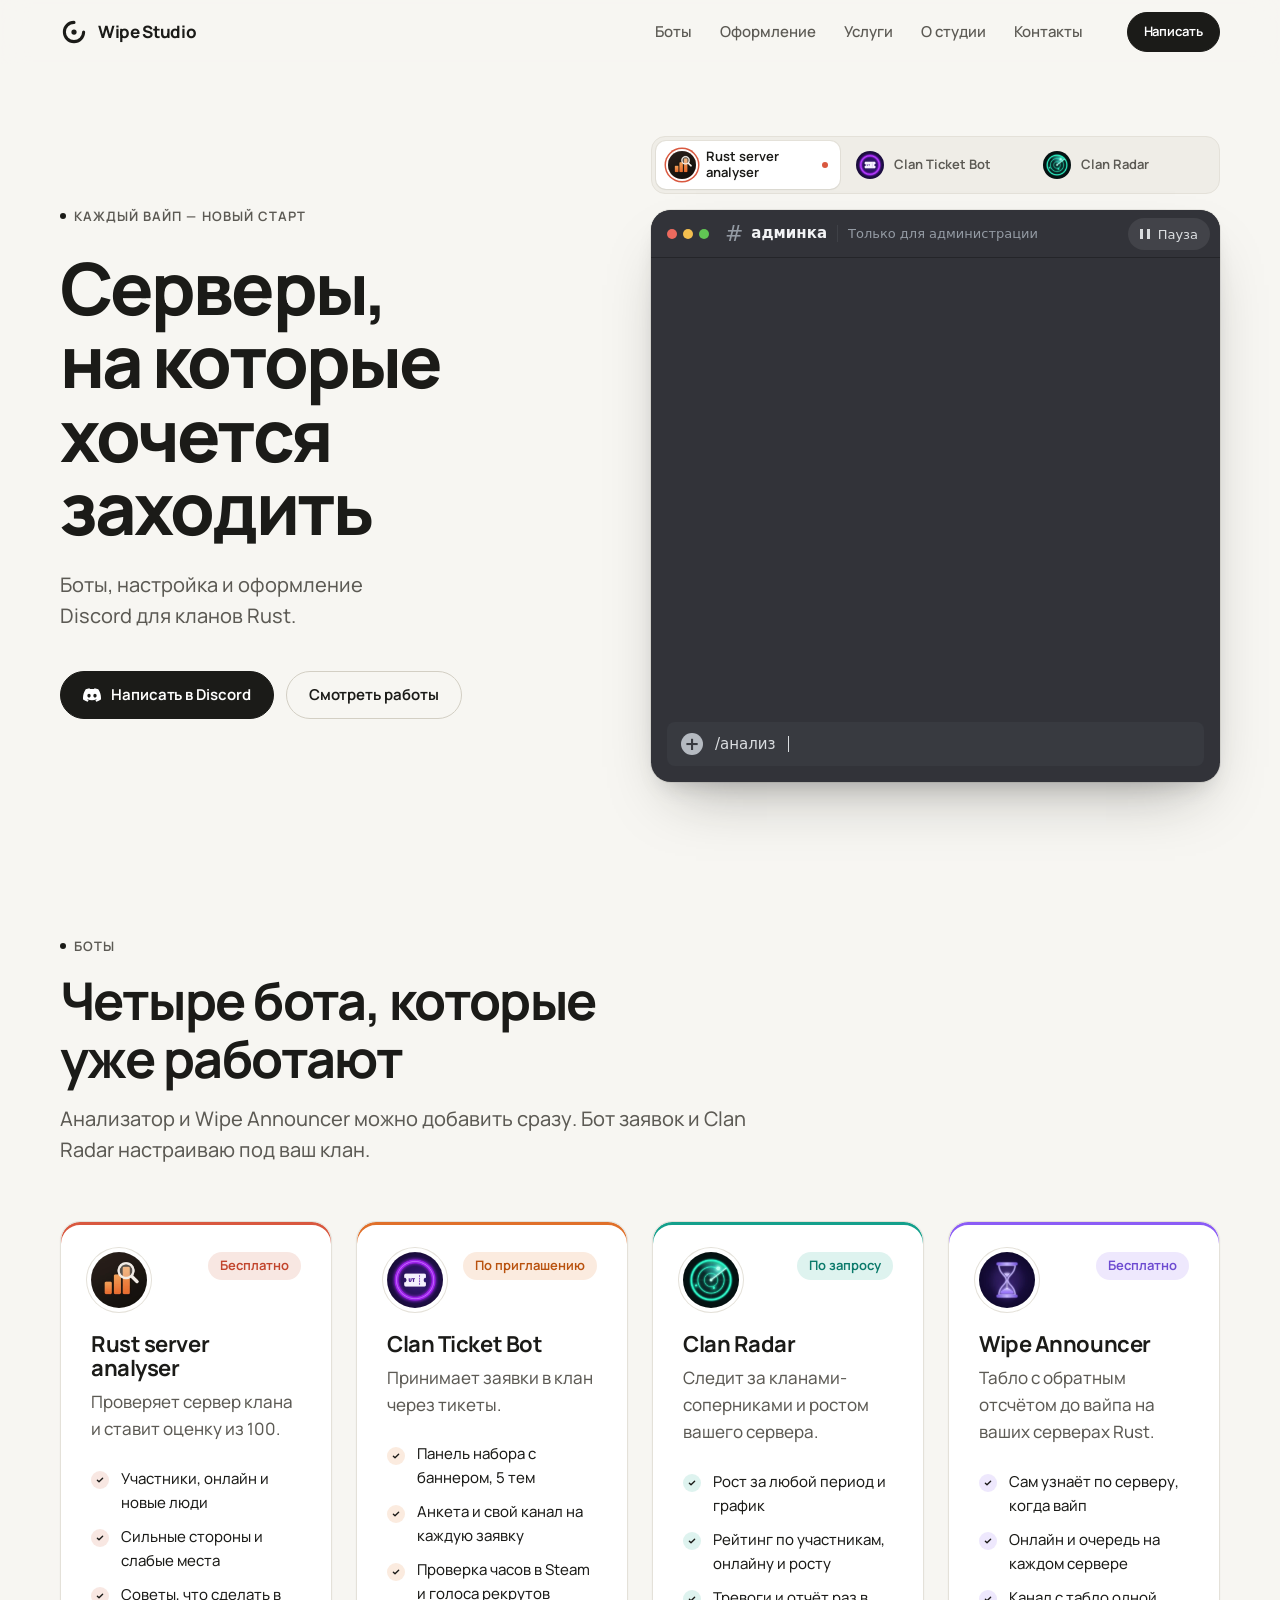
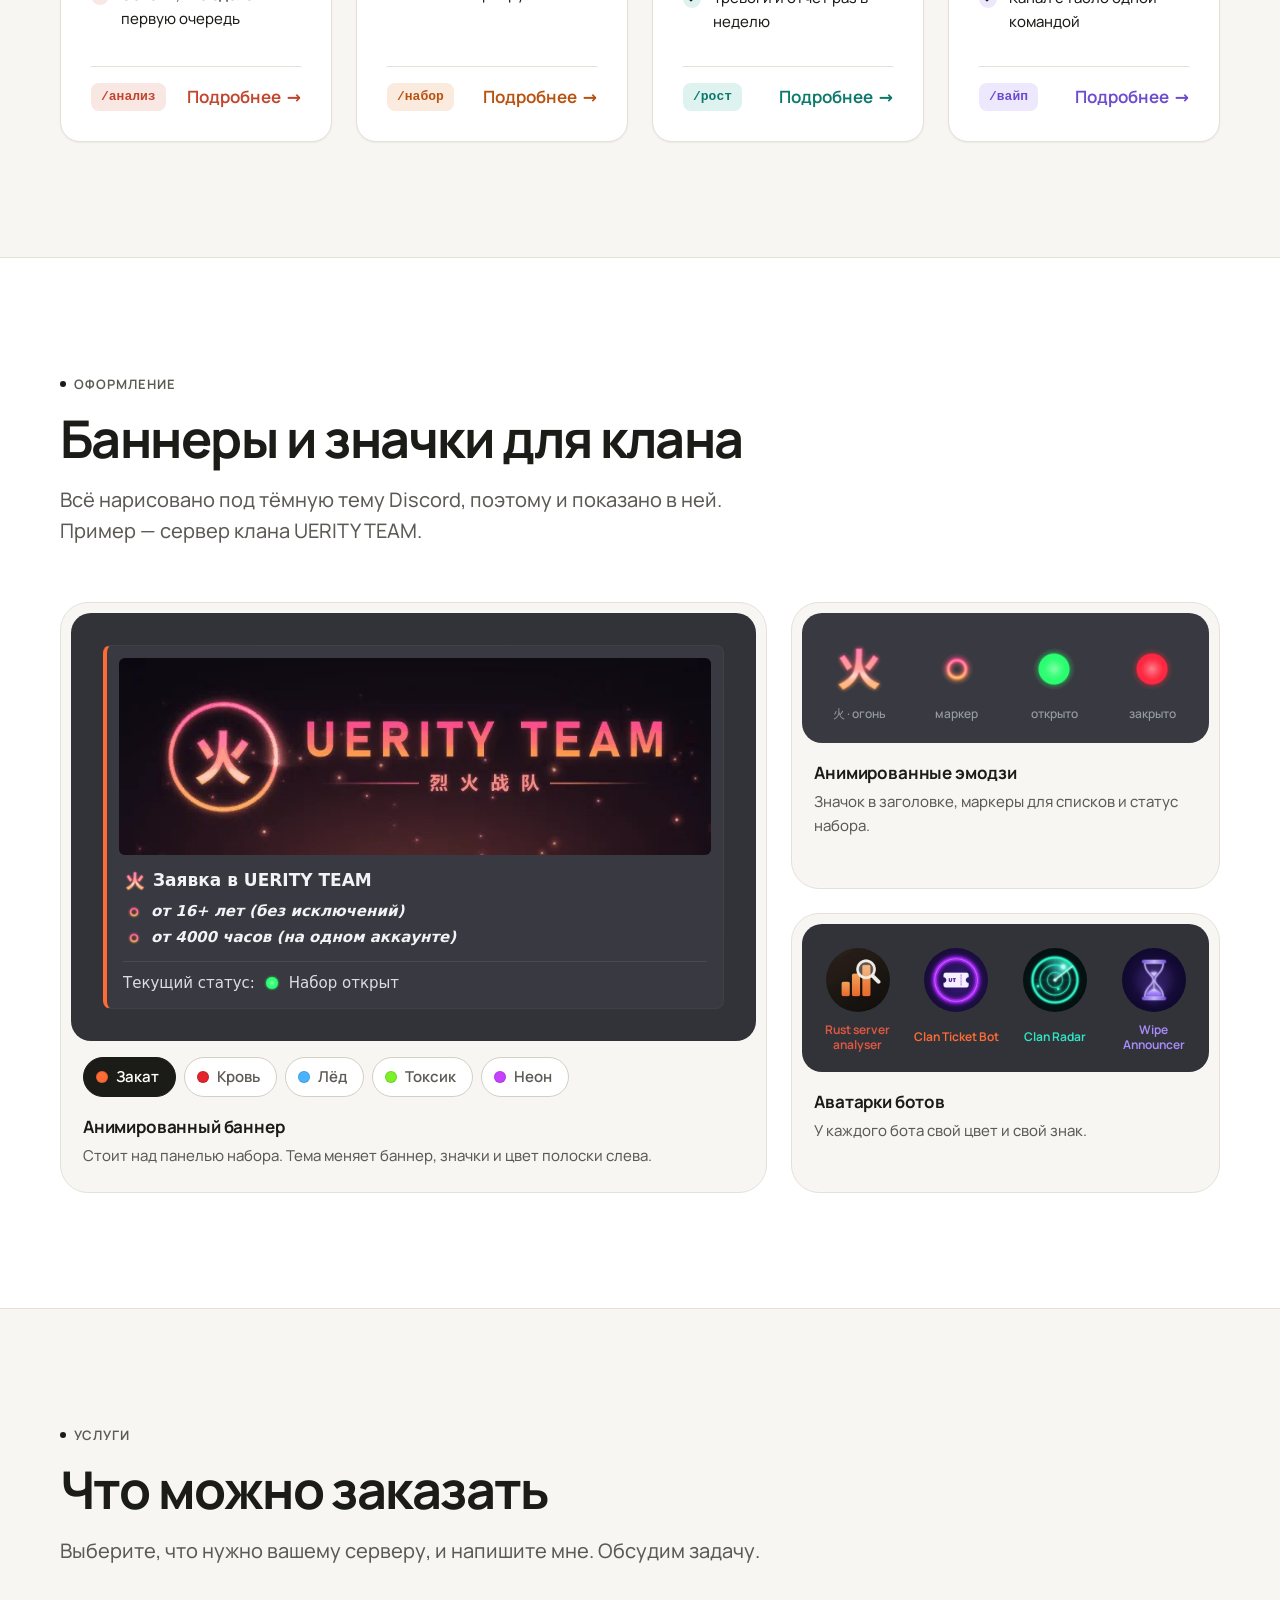
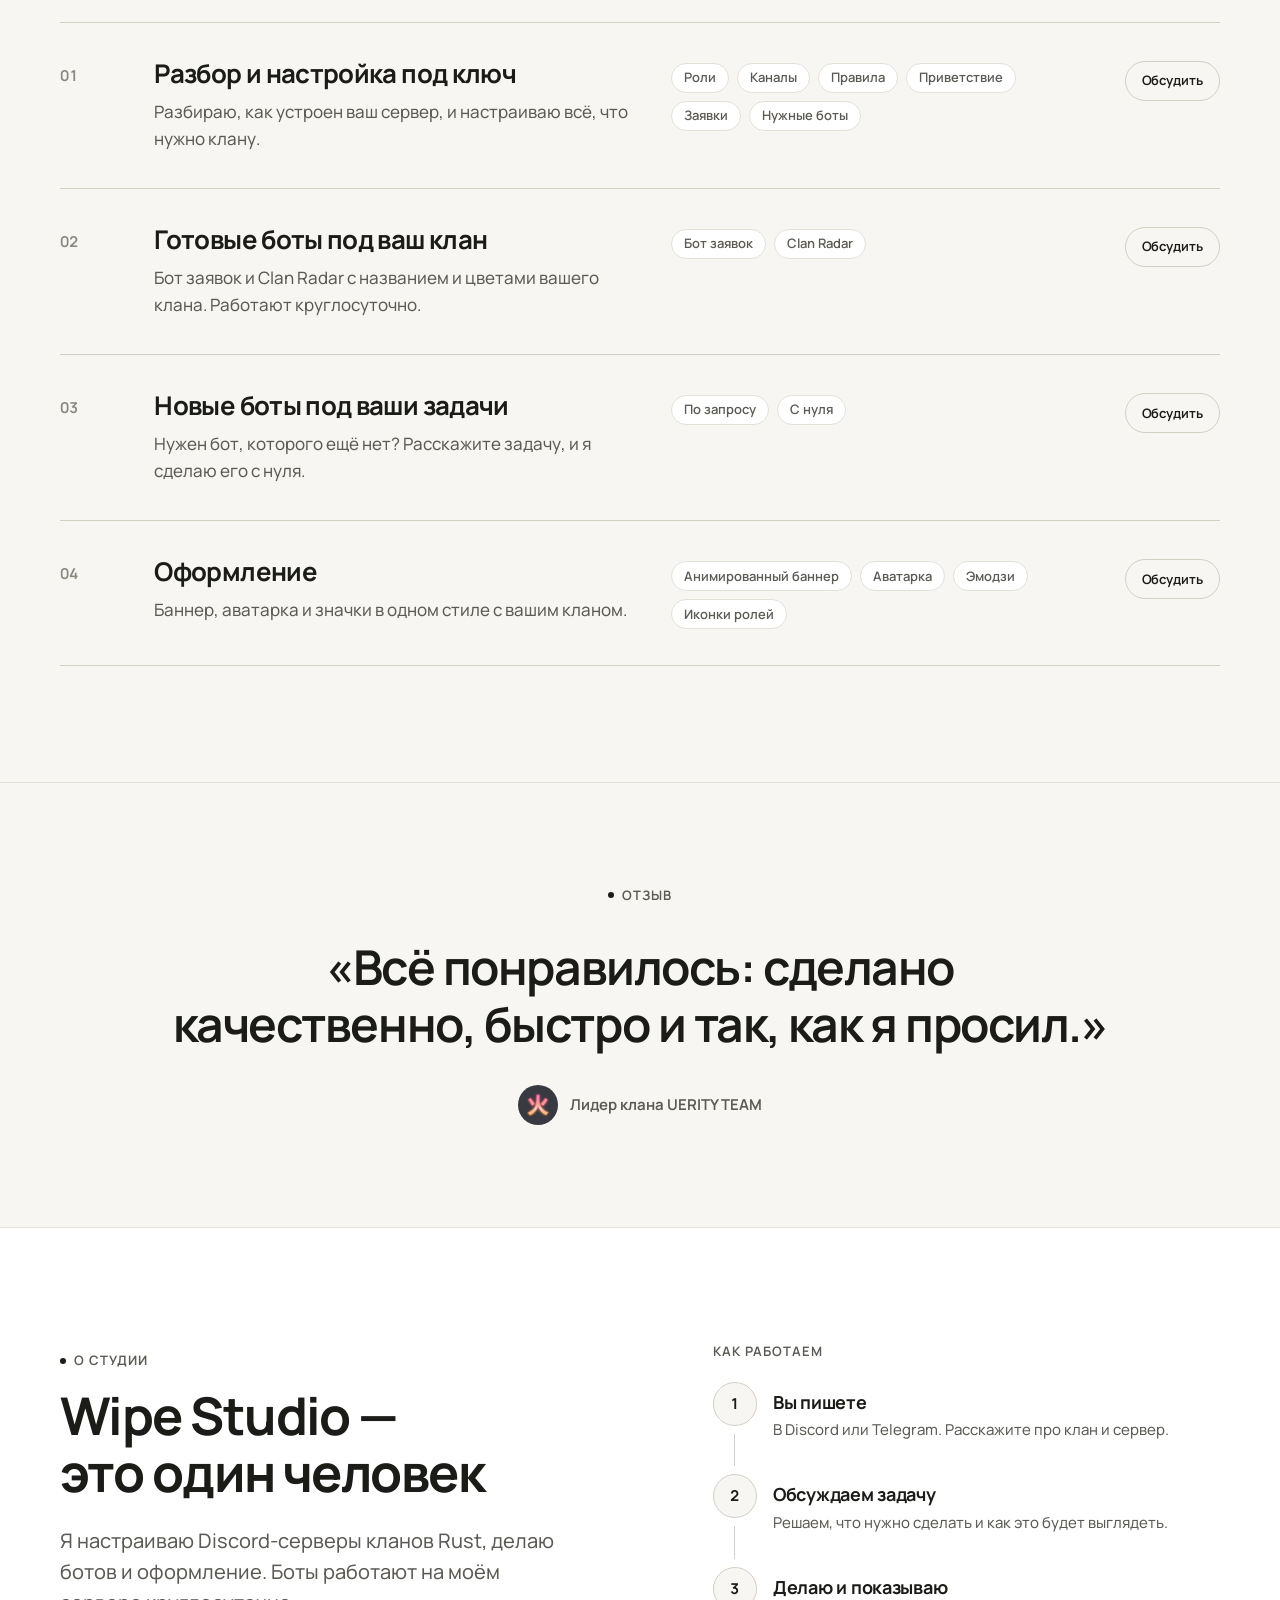
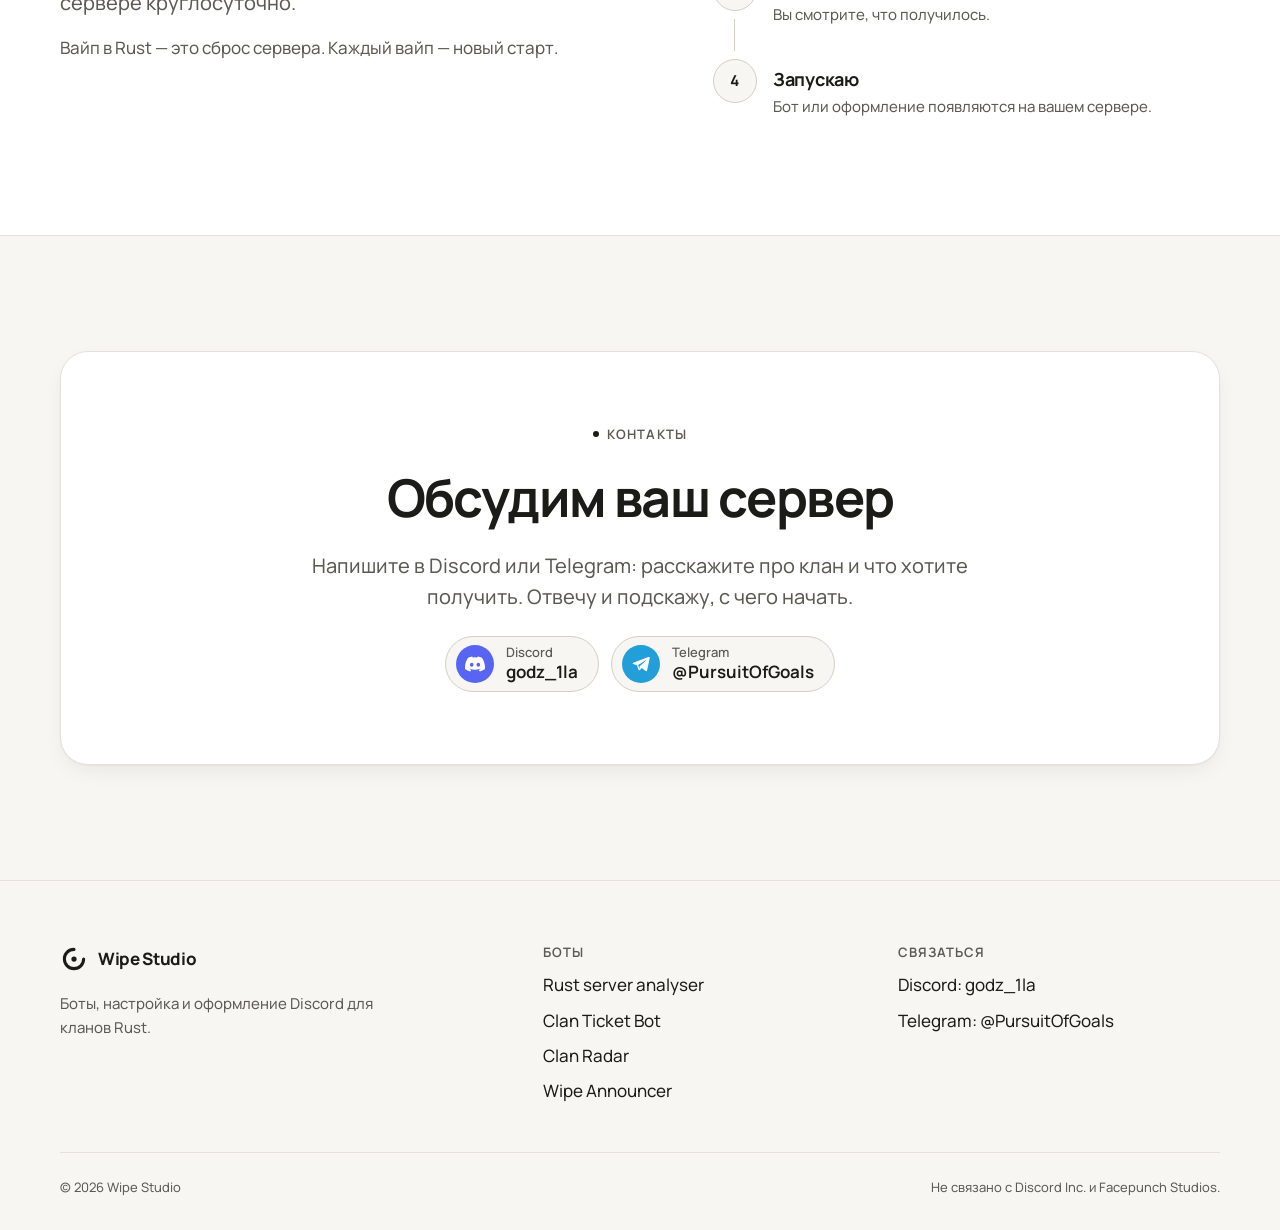
<file: index.html>
<!doctype html>
<html lang="ru">
<head>
  <meta charset="utf-8">
  <meta name="viewport" content="width=device-width, initial-scale=1">
  <title>Wipe Studio — боты и оформление Discord для кланов Rust</title>
  <meta name="description" content="Серверы, на которые хочется заходить: боты, настройка и оформление Discord-серверов для кланов Rust.">
  <meta name="theme-color" content="#f7f6f2">
  <meta property="og:type" content="website">
  <meta property="og:site_name" content="Wipe Studio">
  <meta property="og:title" content="Wipe Studio — боты и оформление Discord для кланов Rust">
  <meta property="og:description" content="Серверы, на которые хочется заходить: боты, настройка и оформление Discord-серверов для кланов Rust.">
  <meta property="og:locale" content="ru_RU">
  <meta property="og:url" content="https://wipe-studio.github.io/">
  <meta property="og:image" content="https://wipe-studio.github.io/assets/og.png">
  <meta property="og:image:width" content="1200">
  <meta property="og:image:height" content="630">
  <meta property="og:image:alt" content="Wipe Studio — боты и оформление Discord для кланов Rust">
  <meta name="twitter:card" content="summary_large_image">
  <link rel="canonical" href="https://wipe-studio.github.io/">
  <link rel="icon" href="assets/logo/mark.svg" type="image/svg+xml">
  <link rel="icon" href="assets/logo/favicon-32.png" sizes="32x32" type="image/png">
  <link rel="apple-touch-icon" href="assets/logo/apple-touch-icon.png">
  <link rel="preload" href="assets/fonts/manrope-cyrillic-wght-normal.woff2" as="font" type="font/woff2" crossorigin>
  <link rel="stylesheet" href="assets/css/base.css">
  <link rel="stylesheet" href="assets/css/discord.css">
  <link rel="stylesheet" href="assets/css/home.css">
  <script>document.documentElement.classList.add("js")</script>
</head>
<body>
  <a class="skip-link" href="#main">Перейти к содержанию</a>

  <header class="site-header">
    <div class="container site-header__inner">
      <a class="brand" href="./" aria-label="Wipe Studio — на главную">
        <img src="assets/logo/mark.svg" alt="" width="28" height="28">
        <span>Wipe Studio</span>
      </a>
      <button class="menu-toggle" type="button" aria-expanded="false" aria-controls="site-nav" aria-label="Открыть меню"><span></span></button>
      <nav class="nav" id="site-nav" aria-label="Главное меню">
        <a href="#bots">Боты</a>
        <a href="#design">Оформление</a>
        <a href="#services">Услуги</a>
        <a href="#about">О студии</a>
        <a href="#contacts">Контакты</a>
        <a class="btn" href="#contacts">Написать</a>
      </nav>
      <a class="btn btn--sm btn--header" href="#contacts">Написать</a>
    </div>
  </header>

  <main id="main">
    <!-- ===== Первый экран ===== -->
    <section class="hero" aria-labelledby="hero-title">
      <div class="container hero__grid">
        <div class="hero__text" data-stagger="0.08">
          <span class="eyebrow" data-reveal>Каждый вайп — новый старт</span>
          <h1 class="hero__title" id="hero-title" data-reveal>Серверы, на которые хочется заходить</h1>
          <p class="lead hero__lead" data-reveal>Боты, настройка и оформление Discord для кланов Rust.</p>
          <div class="btn-row hero__actions" data-reveal>
            <a class="btn" href="#contacts" data-contact="discord">
              <svg viewBox="0 0 24 24" aria-hidden="true" fill="currentColor"><path d="M20.317 4.37a19.79 19.79 0 0 0-4.885-1.515.074.074 0 0 0-.079.037c-.21.375-.444.865-.608 1.25a18.27 18.27 0 0 0-5.487 0 12.64 12.64 0 0 0-.617-1.25.077.077 0 0 0-.079-.037A19.74 19.74 0 0 0 3.677 4.37a.07.07 0 0 0-.032.027C.533 9.046-.32 13.58.099 18.057a.082.082 0 0 0 .031.057 19.9 19.9 0 0 0 5.993 3.03.078.078 0 0 0 .084-.028c.462-.63.874-1.295 1.226-1.994a.076.076 0 0 0-.041-.106 13.1 13.1 0 0 1-1.872-.892.077.077 0 0 1-.008-.128c.126-.094.252-.192.372-.291a.074.074 0 0 1 .078-.01c3.928 1.793 8.18 1.793 12.062 0a.074.074 0 0 1 .078.01c.12.098.246.198.373.292a.077.077 0 0 1-.006.127 12.3 12.3 0 0 1-1.873.892.077.077 0 0 0-.041.107c.36.698.772 1.362 1.225 1.993a.076.076 0 0 0 .084.028 19.84 19.84 0 0 0 6.002-3.03.077.077 0 0 0 .032-.054c.5-5.177-.838-9.674-3.549-13.66a.061.061 0 0 0-.031-.03zM8.02 15.33c-1.183 0-2.157-1.085-2.157-2.419 0-1.333.956-2.419 2.157-2.419 1.21 0 2.176 1.096 2.157 2.42 0 1.333-.956 2.418-2.157 2.418zm7.975 0c-1.183 0-2.157-1.085-2.157-2.419 0-1.333.955-2.419 2.157-2.419 1.21 0 2.176 1.096 2.157 2.42 0 1.333-.946 2.418-2.157 2.418z"/></svg>
              Написать в Discord
            </a>
            <a class="btn btn--ghost" href="#bots">Смотреть работы</a>
          </div>
        </div>

        <div class="hero__demo" data-reveal="fade">
          <div class="hero-switch" role="group" aria-label="Чьё демо показать">
            <button class="hero-switch__btn theme-analyser" type="button" data-scene="0" aria-pressed="true">
              <img src="assets/img/avatars/analyser.webp" alt="" width="28" height="28">
              <span class="hero-switch__name">Rust server analyser</span>
              <span class="hero-switch__live" aria-hidden="true"></span>
            </button>
            <button class="hero-switch__btn theme-ticket" type="button" data-scene="1" aria-pressed="false">
              <img src="assets/img/avatars/ticket.webp" alt="" width="28" height="28">
              <span class="hero-switch__name">Clan Ticket Bot</span>
              <span class="hero-switch__live" aria-hidden="true"></span>
            </button>
            <button class="hero-switch__btn theme-radar" type="button" data-scene="2" aria-pressed="false">
              <img src="assets/img/avatars/radar.webp" alt="" width="28" height="28">
              <span class="hero-switch__name">Clan Radar</span>
              <span class="hero-switch__live" aria-hidden="true"></span>
            </button>
          </div>

          <div class="dc hero-dc" id="hero-dc" role="region" aria-label="Пример: так боты отвечают в Discord">
            <div class="dc__bar">
              <span class="dc__dots"></span><span class="dc__hash">#</span><span class="dc__channel">админка</span><span class="dc__topic">Только для администрации</span>
            </div>
            <button class="dc-replay hero-pause" type="button" aria-pressed="false" aria-label="Пауза">
              <span class="hero-pause__icon" aria-hidden="true"></span><span class="hero-pause__text" aria-hidden="true">Пауза</span>
            </button>
            <div class="dc__log" aria-live="off"></div>
            <div class="dc__typing" aria-hidden="true"></div>
            <div class="dc__input" aria-hidden="true">Написать в #админка</div>
          </div>
        </div>
      </div>
    </section>

    <!-- ===== Боты ===== -->
    <section class="section bots" id="bots" aria-labelledby="bots-title">
      <div class="container">
        <div class="section-head" data-reveal>
          <span class="eyebrow">Боты</span>
          <h2 class="h2" id="bots-title">Четыре бота, которые уже работают</h2>
          <p class="lead">Анализатор и Wipe Announcer можно добавить сразу. Бот заявок и Clan Radar настраиваю под ваш клан.</p>
        </div>

        <ul class="bot-cards" role="list" data-stagger="0.1">
          <li class="bot-card theme-analyser" data-reveal>
            <div class="bot-card__head">
              <div class="bot-card__top">
                <img class="bot-card__avatar" src="assets/img/avatars/analyser.webp" alt="" width="56" height="56" loading="lazy" decoding="async">
                <span class="badge">Бесплатно</span>
              </div>
              <h3 class="bot-card__name">Rust server analyser</h3>
              <p class="bot-card__lead">Проверяет сервер клана и ставит оценку из 100.</p>
            </div>
            <ul class="checklist bot-card__list">
              <li>Участники, онлайн и новые люди</li>
              <li>Сильные стороны и слабые места</li>
              <li>Советы, что сделать в первую очередь</li>
            </ul>
            <div class="bot-card__foot">
              <code class="bot-card__cmd">/анализ</code>
              <a class="link-arrow bot-card__more" href="analyser/">Подробнее<span class="visually-hidden"> о боте Rust server analyser</span></a>
            </div>
          </li>

          <li class="bot-card theme-ticket" data-reveal>
            <div class="bot-card__head">
              <div class="bot-card__top">
                <img class="bot-card__avatar" src="assets/img/avatars/ticket.webp" alt="" width="56" height="56" loading="lazy" decoding="async">
                <span class="badge">По приглашению</span>
              </div>
              <h3 class="bot-card__name">Clan Ticket Bot</h3>
              <p class="bot-card__lead">Принимает заявки в клан через тикеты.</p>
            </div>
            <ul class="checklist bot-card__list">
              <li>Панель набора с баннером, 5 тем</li>
              <li>Анкета и свой канал на каждую заявку</li>
              <li>Проверка часов в Steam и голоса рекрутов</li>
            </ul>
            <div class="bot-card__foot">
              <code class="bot-card__cmd">/набор</code>
              <a class="link-arrow bot-card__more" href="ticket/">Подробнее<span class="visually-hidden"> о боте Clan Ticket Bot</span></a>
            </div>
          </li>

          <li class="bot-card theme-radar" data-reveal>
            <div class="bot-card__head">
              <div class="bot-card__top">
                <img class="bot-card__avatar" src="assets/img/avatars/radar.webp" alt="" width="56" height="56" loading="lazy" decoding="async">
                <span class="badge">По запросу</span>
              </div>
              <h3 class="bot-card__name">Clan Radar</h3>
              <p class="bot-card__lead">Следит за кланами-соперниками и ростом вашего сервера.</p>
            </div>
            <ul class="checklist bot-card__list">
              <li>Рост за любой период и график</li>
              <li>Рейтинг по участникам, онлайну и росту</li>
              <li>Тревоги и отчёт раз в неделю</li>
            </ul>
            <div class="bot-card__foot">
              <code class="bot-card__cmd">/рост</code>
              <a class="link-arrow bot-card__more" href="radar/">Подробнее<span class="visually-hidden"> о боте Clan Radar</span></a>
            </div>
          </li>

          <li class="bot-card theme-wipe" data-reveal>
            <div class="bot-card__head">
              <div class="bot-card__top">
                <img class="bot-card__avatar" src="assets/img/avatars/wipe.webp" alt="" width="56" height="56" loading="lazy" decoding="async">
                <span class="badge">Бесплатно</span>
              </div>
              <h3 class="bot-card__name">Wipe Announcer</h3>
              <p class="bot-card__lead">Табло с обратным отсчётом до вайпа на ваших серверах Rust.</p>
            </div>
            <ul class="checklist bot-card__list">
              <li>Сам узнаёт по серверу, когда вайп</li>
              <li>Онлайн и очередь на каждом сервере</li>
              <li>Канал с табло одной командой</li>
            </ul>
            <div class="bot-card__foot">
              <code class="bot-card__cmd">/вайп</code>
              <a class="link-arrow bot-card__more" href="wipe/">Подробнее<span class="visually-hidden"> о боте Wipe Announcer</span></a>
            </div>
          </li>
        </ul>
      </div>
    </section>

    <!-- ===== Оформление ===== -->
    <section class="section section--alt design" id="design" aria-labelledby="design-title">
      <div class="container">
        <div class="section-head" data-reveal>
          <span class="eyebrow">Оформление</span>
          <h2 class="h2" id="design-title">Баннеры и значки для клана</h2>
          <p class="lead">Всё нарисовано под тёмную тему Discord, поэтому и показано в ней. Пример — сервер клана UERITY TEAM.</p>
        </div>

        <div class="gallery">
          <figure class="g-card g-card--banner" data-reveal>
            <div class="g-screen g-screen--banner">
              <div class="g-panel" id="g-panel" style="--stripe:#FF6B35">
                <picture>
                  <source id="g-banner-still" media="(prefers-reduced-motion: reduce)" srcset="assets/img/banners/sunset-still.webp">
                  <img class="g-banner" id="g-banner" src="assets/img/banners/sunset.webp" width="720" height="240" alt="Анимированный баннер клана UERITY TEAM, тема «Закат»" loading="lazy" decoding="async">
                </picture>
                <div class="g-panel__body">
                  <p class="g-panel__title"><img class="g-inline js-freeze" data-emoji="fire" src="assets/img/emoji/fire-sunset.webp" width="24" height="24" alt="" loading="lazy" decoding="async">Заявка в UERITY TEAM</p>
                  <p class="g-panel__req"><img class="g-inline js-freeze" data-emoji="ring" src="assets/img/emoji/ring-sunset.webp" width="22" height="22" alt="" loading="lazy" decoding="async"><b><i>от 16+ лет (без исключений)</i></b></p>
                  <p class="g-panel__req"><img class="g-inline js-freeze" data-emoji="ring" src="assets/img/emoji/ring-sunset.webp" width="22" height="22" alt="" loading="lazy" decoding="async"><b><i>от 4000 часов (на одном аккаунте)</i></b></p>
                  <hr class="g-panel__sep">
                  <p class="g-panel__status">Текущий статус: <img class="g-inline js-freeze" src="assets/img/emoji/status-green.webp" width="22" height="22" alt="" loading="lazy" decoding="async">Набор открыт</p>
                </div>
              </div>
            </div>
            <div class="theme-switch" role="group" aria-label="Тема оформления">
              <button class="theme-chip" type="button" data-theme="sunset" aria-pressed="true" style="--chip:#FF6B35"><span class="theme-chip__dot" aria-hidden="true"></span>Закат</button>
              <button class="theme-chip" type="button" data-theme="blood" aria-pressed="false" style="--chip:#E3242B"><span class="theme-chip__dot" aria-hidden="true"></span>Кровь</button>
              <button class="theme-chip" type="button" data-theme="ice" aria-pressed="false" style="--chip:#4AB3FF"><span class="theme-chip__dot" aria-hidden="true"></span>Лёд</button>
              <button class="theme-chip" type="button" data-theme="toxic" aria-pressed="false" style="--chip:#7DF029"><span class="theme-chip__dot" aria-hidden="true"></span>Токсик</button>
              <button class="theme-chip" type="button" data-theme="neon" aria-pressed="false" style="--chip:#C640FF"><span class="theme-chip__dot" aria-hidden="true"></span>Неон</button>
            </div>
            <figcaption class="g-card__cap">
              <strong>Анимированный баннер</strong>
              <span>Стоит над панелью набора. Тема меняет баннер, значки и цвет полоски слева.</span>
            </figcaption>
          </figure>

          <figure class="g-card g-card--emoji" data-reveal>
            <div class="g-screen g-emoji">
              <div class="g-emoji__item">
                <img class="g-emoji__img js-freeze" data-emoji="fire" src="assets/img/emoji/fire-sunset.webp" width="56" height="56" alt="Иероглиф 火 «огонь», тема «Закат»" loading="lazy" decoding="async">
                <span>火 · огонь</span>
              </div>
              <div class="g-emoji__item">
                <img class="g-emoji__img js-freeze" data-emoji="ring" src="assets/img/emoji/ring-sunset.webp" width="56" height="56" alt="Кольцо-маркер, тема «Закат»" loading="lazy" decoding="async">
                <span>маркер</span>
              </div>
              <div class="g-emoji__item">
                <img class="g-emoji__img js-freeze" src="assets/img/emoji/status-green.webp" width="56" height="56" alt="Зелёный значок «набор открыт»" loading="lazy" decoding="async">
                <span>открыто</span>
              </div>
              <div class="g-emoji__item">
                <img class="g-emoji__img js-freeze" src="assets/img/emoji/status-red.webp" width="56" height="56" alt="Красный значок «набор закрыт»" loading="lazy" decoding="async">
                <span>закрыто</span>
              </div>
            </div>
            <figcaption class="g-card__cap">
              <strong>Анимированные эмодзи</strong>
              <span>Значок в заголовке, маркеры для списков и статус набора.</span>
            </figcaption>
          </figure>

          <figure class="g-card g-card--avatars" data-reveal>
            <div class="g-screen g-avatars">
              <div class="g-avatars__item">
                <img src="assets/img/avatars/analyser.webp" width="64" height="64" alt="Аватарка бота Rust server analyser" loading="lazy" decoding="async">
                <span style="color:#E0583F">Rust server analyser</span>
              </div>
              <div class="g-avatars__item">
                <img src="assets/img/avatars/ticket.webp" width="64" height="64" alt="Аватарка бота Clan Ticket Bot" loading="lazy" decoding="async">
                <span style="color:#FF6B35">Clan Ticket Bot</span>
              </div>
              <div class="g-avatars__item">
                <img src="assets/img/avatars/radar.webp" width="64" height="64" alt="Аватарка бота Clan Radar" loading="lazy" decoding="async">
                <span style="color:#2EE6C5">Clan Radar</span>
              </div>
              <div class="g-avatars__item">
                <img src="assets/img/avatars/wipe.webp" width="64" height="64" alt="Аватарка бота Wipe Announcer" loading="lazy" decoding="async">
                <span style="color:#A78BFA">Wipe Announcer</span>
              </div>
            </div>
            <figcaption class="g-card__cap">
              <strong>Аватарки ботов</strong>
              <span>У каждого бота свой цвет и свой знак.</span>
            </figcaption>
          </figure>
        </div>
      </div>
    </section>

    <!-- ===== Услуги ===== -->
    <section class="section services-sec" id="services" aria-labelledby="services-title">
      <div class="container">
        <div class="section-head" data-reveal>
          <span class="eyebrow">Услуги</span>
          <h2 class="h2" id="services-title">Что можно заказать</h2>
          <p class="lead">Выберите, что нужно вашему серверу, и напишите мне. Обсудим задачу.</p>
        </div>

        <ol class="services" data-stagger="0.08">
          <li class="service" data-reveal>
            <span class="service__num" aria-hidden="true">01</span>
            <div class="service__main">
              <h3 class="service__title">Разбор и настройка под ключ</h3>
              <p class="service__text">Разбираю, как устроен ваш сервер, и настраиваю всё, что нужно клану.</p>
            </div>
            <ul class="service__tags" aria-label="Что входит">
              <li>Роли</li><li>Каналы</li><li>Правила</li><li>Приветствие</li><li>Заявки</li><li>Нужные боты</li>
            </ul>
            <a class="btn btn--ghost btn--sm service__btn" href="#contacts">Обсудить<span class="visually-hidden">: разбор и настройка под ключ</span></a>
          </li>
          <li class="service" data-reveal>
            <span class="service__num" aria-hidden="true">02</span>
            <div class="service__main">
              <h3 class="service__title">Готовые боты под ваш клан</h3>
              <p class="service__text">Бот заявок и Clan Radar с названием и цветами вашего клана. Работают круглосуточно.</p>
            </div>
            <ul class="service__tags" aria-label="Что входит">
              <li>Бот заявок</li><li>Clan Radar</li>
            </ul>
            <a class="btn btn--ghost btn--sm service__btn" href="#contacts">Обсудить<span class="visually-hidden">: готовые боты под ваш клан</span></a>
          </li>
          <li class="service" data-reveal>
            <span class="service__num" aria-hidden="true">03</span>
            <div class="service__main">
              <h3 class="service__title">Новые боты под ваши задачи</h3>
              <p class="service__text">Нужен бот, которого ещё нет? Расскажите задачу, и я сделаю его с нуля.</p>
            </div>
            <ul class="service__tags" aria-label="Что входит">
              <li>По запросу</li><li>С нуля</li>
            </ul>
            <a class="btn btn--ghost btn--sm service__btn" href="#contacts">Обсудить<span class="visually-hidden">: новые боты под ваши задачи</span></a>
          </li>
          <li class="service" data-reveal>
            <span class="service__num" aria-hidden="true">04</span>
            <div class="service__main">
              <h3 class="service__title">Оформление</h3>
              <p class="service__text">Баннер, аватарка и значки в одном стиле с вашим кланом.</p>
            </div>
            <ul class="service__tags" aria-label="Что входит">
              <li>Анимированный баннер</li><li>Аватарка</li><li>Эмодзи</li><li>Иконки ролей</li>
            </ul>
            <a class="btn btn--ghost btn--sm service__btn" href="#contacts">Обсудить<span class="visually-hidden">: оформление</span></a>
          </li>
        </ol>
      </div>
    </section>

    <!-- ===== Отзыв ===== -->
    <section class="section review" aria-labelledby="review-title">
      <div class="container">
        <figure class="review__figure" data-reveal>
          <h2 class="eyebrow review__label" id="review-title">Отзыв</h2>
          <blockquote class="review__quote">
            <p>«Всё понравилось: сделано качественно, быстро и так, как я просил.»</p>
          </blockquote>
          <figcaption class="review__cite">
            <span class="review__mark"><img class="js-freeze" src="assets/img/emoji/fire-sunset.webp" alt="" width="28" height="28" loading="lazy" decoding="async"></span>
            Лидер клана UERITY TEAM
          </figcaption>
        </figure>
      </div>
    </section>

    <!-- ===== О студии ===== -->
    <section class="section section--alt" id="about" aria-labelledby="about-title">
      <div class="container about">
        <div class="about__text" data-reveal>
          <span class="eyebrow">О студии</span>
          <h2 class="h2" id="about-title">Wipe Studio — это один человек</h2>
          <p class="lead">Я настраиваю Discord-серверы кланов Rust, делаю ботов и оформление. Боты работают на моём сервере круглосуточно.</p>
          <p class="about__note">Вайп в Rust — это сброс сервера. Каждый вайп — новый старт.</p>
        </div>
        <div class="about__steps" data-reveal>
          <h3 class="about__steps-title">Как работаем</h3>
          <ol class="steps">
            <li class="step">
              <span class="step__num" aria-hidden="true">1</span>
              <div><strong class="step__title">Вы пишете</strong><p>В Discord или Telegram. Расскажите про клан и сервер.</p></div>
            </li>
            <li class="step">
              <span class="step__num" aria-hidden="true">2</span>
              <div><strong class="step__title">Обсуждаем задачу</strong><p>Решаем, что нужно сделать и как это будет выглядеть.</p></div>
            </li>
            <li class="step">
              <span class="step__num" aria-hidden="true">3</span>
              <div><strong class="step__title">Делаю и показываю</strong><p>Вы смотрите, что получилось.</p></div>
            </li>
            <li class="step">
              <span class="step__num" aria-hidden="true">4</span>
              <div><strong class="step__title">Запускаю</strong><p>Бот или оформление появляются на вашем сервере.</p></div>
            </li>
          </ol>
        </div>
      </div>
    </section>

    <!-- ===== Контакты (одинаковый блок на всех страницах; заголовок и текст можно менять под страницу) ===== -->
    <section class="section contact-cta" id="contacts" aria-labelledby="contacts-title">
      <div class="container">
        <div class="contact-cta__box" data-reveal>
          <span class="eyebrow">Контакты</span>
          <h2 class="h2" id="contacts-title">Обсудим ваш сервер</h2>
          <p class="lead">Напишите в Discord или Telegram: расскажите про клан и что хотите получить. Отвечу и подскажу, с чего начать.</p>
          <div class="contact-list">
            <a class="contact-chip" href="#contacts" data-contact="discord">
              <span class="contact-chip__icon contact-chip__icon--discord"><svg viewBox="0 0 24 24" aria-hidden="true" fill="currentColor"><path d="M20.317 4.37a19.79 19.79 0 0 0-4.885-1.515.074.074 0 0 0-.079.037c-.21.375-.444.865-.608 1.25a18.27 18.27 0 0 0-5.487 0 12.64 12.64 0 0 0-.617-1.25.077.077 0 0 0-.079-.037A19.74 19.74 0 0 0 3.677 4.37a.07.07 0 0 0-.032.027C.533 9.046-.32 13.58.099 18.057a.082.082 0 0 0 .031.057 19.9 19.9 0 0 0 5.993 3.03.078.078 0 0 0 .084-.028c.462-.63.874-1.295 1.226-1.994a.076.076 0 0 0-.041-.106 13.1 13.1 0 0 1-1.872-.892.077.077 0 0 1-.008-.128c.126-.094.252-.192.372-.291a.074.074 0 0 1 .078-.01c3.928 1.793 8.18 1.793 12.062 0a.074.074 0 0 1 .078.01c.12.098.246.198.373.292a.077.077 0 0 1-.006.127 12.3 12.3 0 0 1-1.873.892.077.077 0 0 0-.041.107c.36.698.772 1.362 1.225 1.993a.076.076 0 0 0 .084.028 19.84 19.84 0 0 0 6.002-3.03.077.077 0 0 0 .032-.054c.5-5.177-.838-9.674-3.549-13.66a.061.061 0 0 0-.031-.03zM8.02 15.33c-1.183 0-2.157-1.085-2.157-2.419 0-1.333.956-2.419 2.157-2.419 1.21 0 2.176 1.096 2.157 2.42 0 1.333-.956 2.418-2.157 2.418zm7.975 0c-1.183 0-2.157-1.085-2.157-2.419 0-1.333.955-2.419 2.157-2.419 1.21 0 2.176 1.096 2.157 2.42 0 1.333-.946 2.418-2.157 2.418z"/></svg></span>
              <span><small>Discord</small>godz_1la</span>
            </a>
            <a class="contact-chip" href="https://t.me/PursuitOfGoals" data-contact="telegram">
              <span class="contact-chip__icon contact-chip__icon--telegram"><svg viewBox="0 0 24 24" aria-hidden="true" fill="currentColor"><path d="M20.66 3.72 2.93 10.56c-1.21.49-1.2 1.16-.22 1.46l4.55 1.42 1.74 5.36c.21.58.11.81.72.81.47 0 .68-.21.94-.47l2.27-2.2 4.72 3.49c.87.48 1.5.23 1.71-.81l3.1-14.6c.32-1.27-.48-1.85-1.5-1.3zM8.6 13.2l9.03-5.7c.45-.27.86-.12.52.18l-7.73 6.98-.3 3.2-1.52-4.66z"/></svg></span>
              <span><small>Telegram</small>@PursuitOfGoals</span>
            </a>
          </div>
        </div>
      </div>
    </section>
  </main>

  <footer class="site-footer">
    <div class="container">
      <div class="site-footer__grid">
        <div>
          <a class="brand" href="./">
            <img src="assets/logo/mark.svg" alt="" width="28" height="28">
            <span>Wipe Studio</span>
          </a>
          <p class="site-footer__note">Боты, настройка и оформление Discord для кланов Rust.</p>
        </div>
        <div>
          <h2>Боты</h2>
          <ul>
            <li><a href="analyser/">Rust server analyser</a></li>
            <li><a href="ticket/">Clan Ticket Bot</a></li>
            <li><a href="radar/">Clan Radar</a></li>
            <li><a href="wipe/">Wipe Announcer</a></li>
          </ul>
        </div>
        <div>
          <h2>Связаться</h2>
          <ul>
            <li><a href="#contacts" data-contact="discord">Discord: godz_1la</a></li>
            <li><a href="https://t.me/PursuitOfGoals" data-contact="telegram">Telegram: @PursuitOfGoals</a></li>
          </ul>
        </div>
      </div>
      <div class="site-footer__bottom">
        <span>© <span data-year>2026</span> Wipe Studio</span>
        <span>Не связано с Discord Inc. и Facepunch Studios.</span>
      </div>
    </div>
  </footer>

  <script src="assets/js/site.js" defer></script>
  <script src="assets/js/discord.js" defer></script>
  <script src="assets/js/home.js" defer></script>
</body>
</html>
</file>
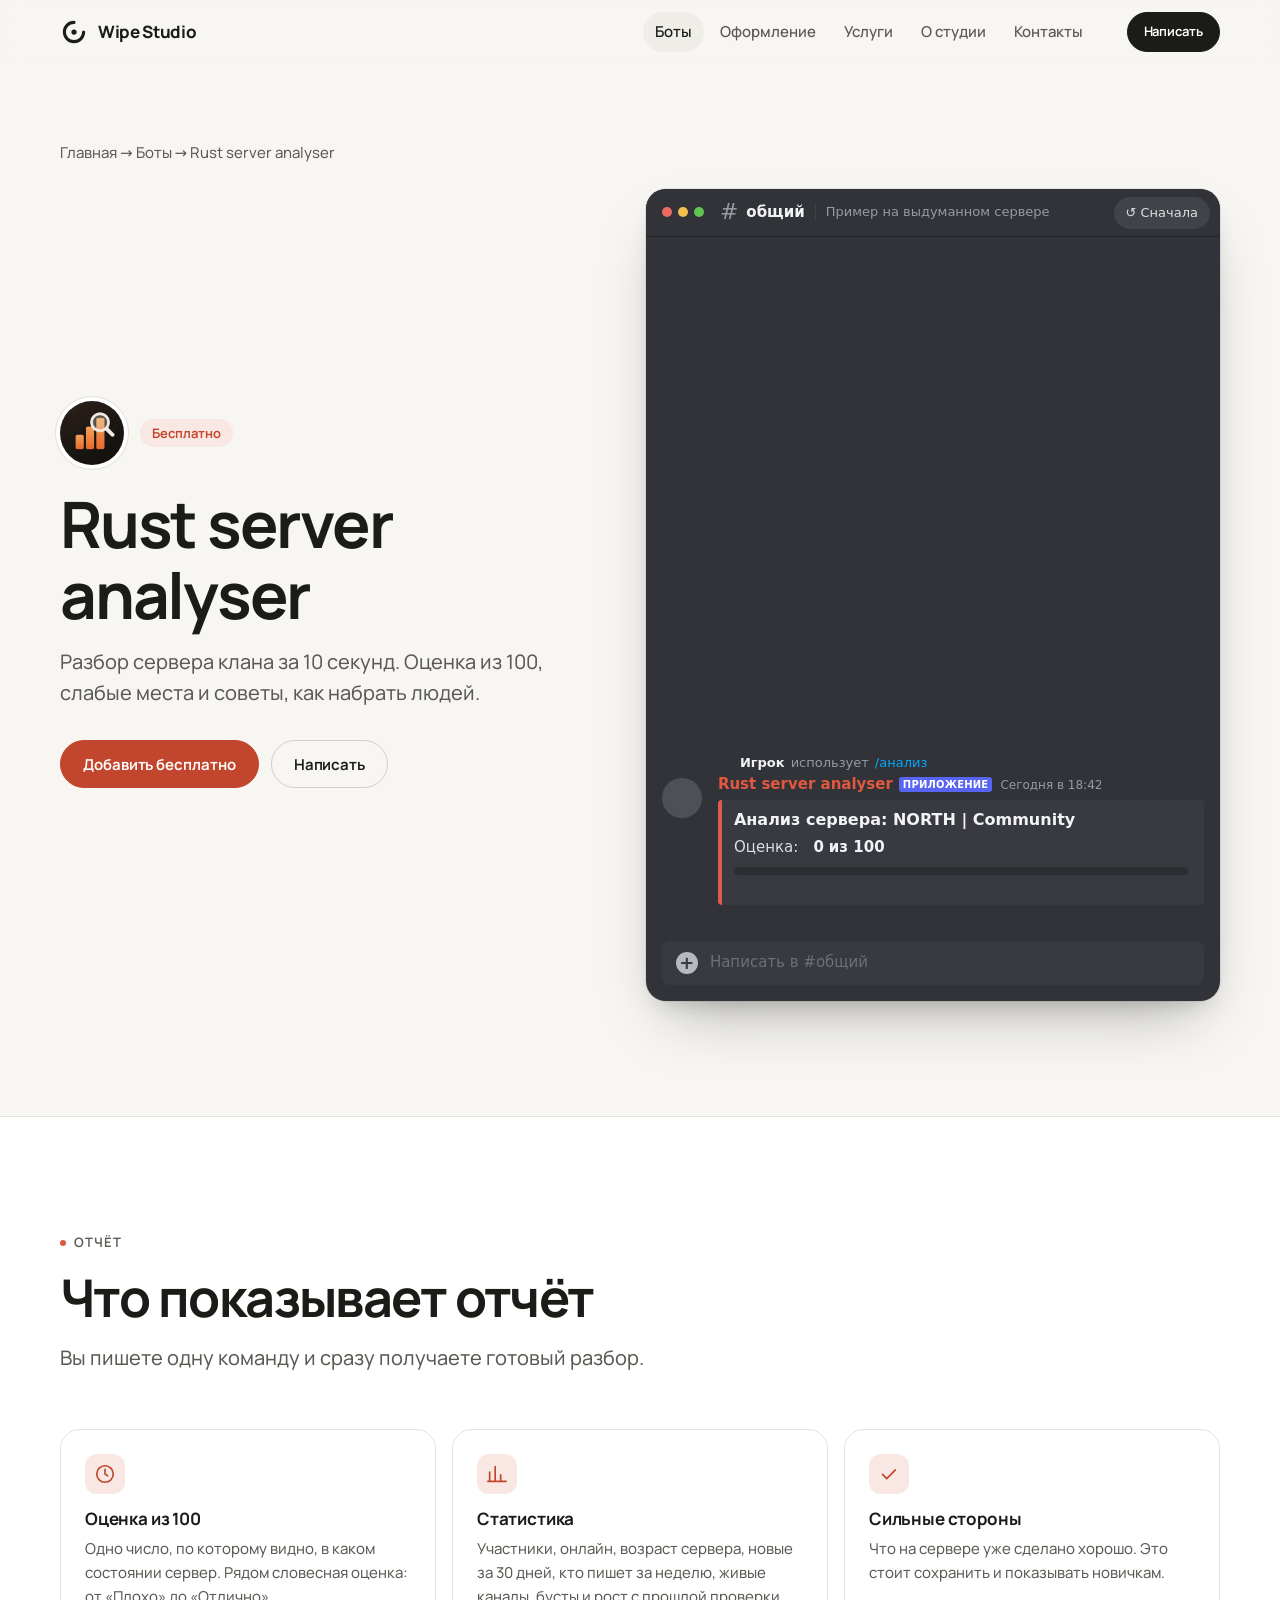
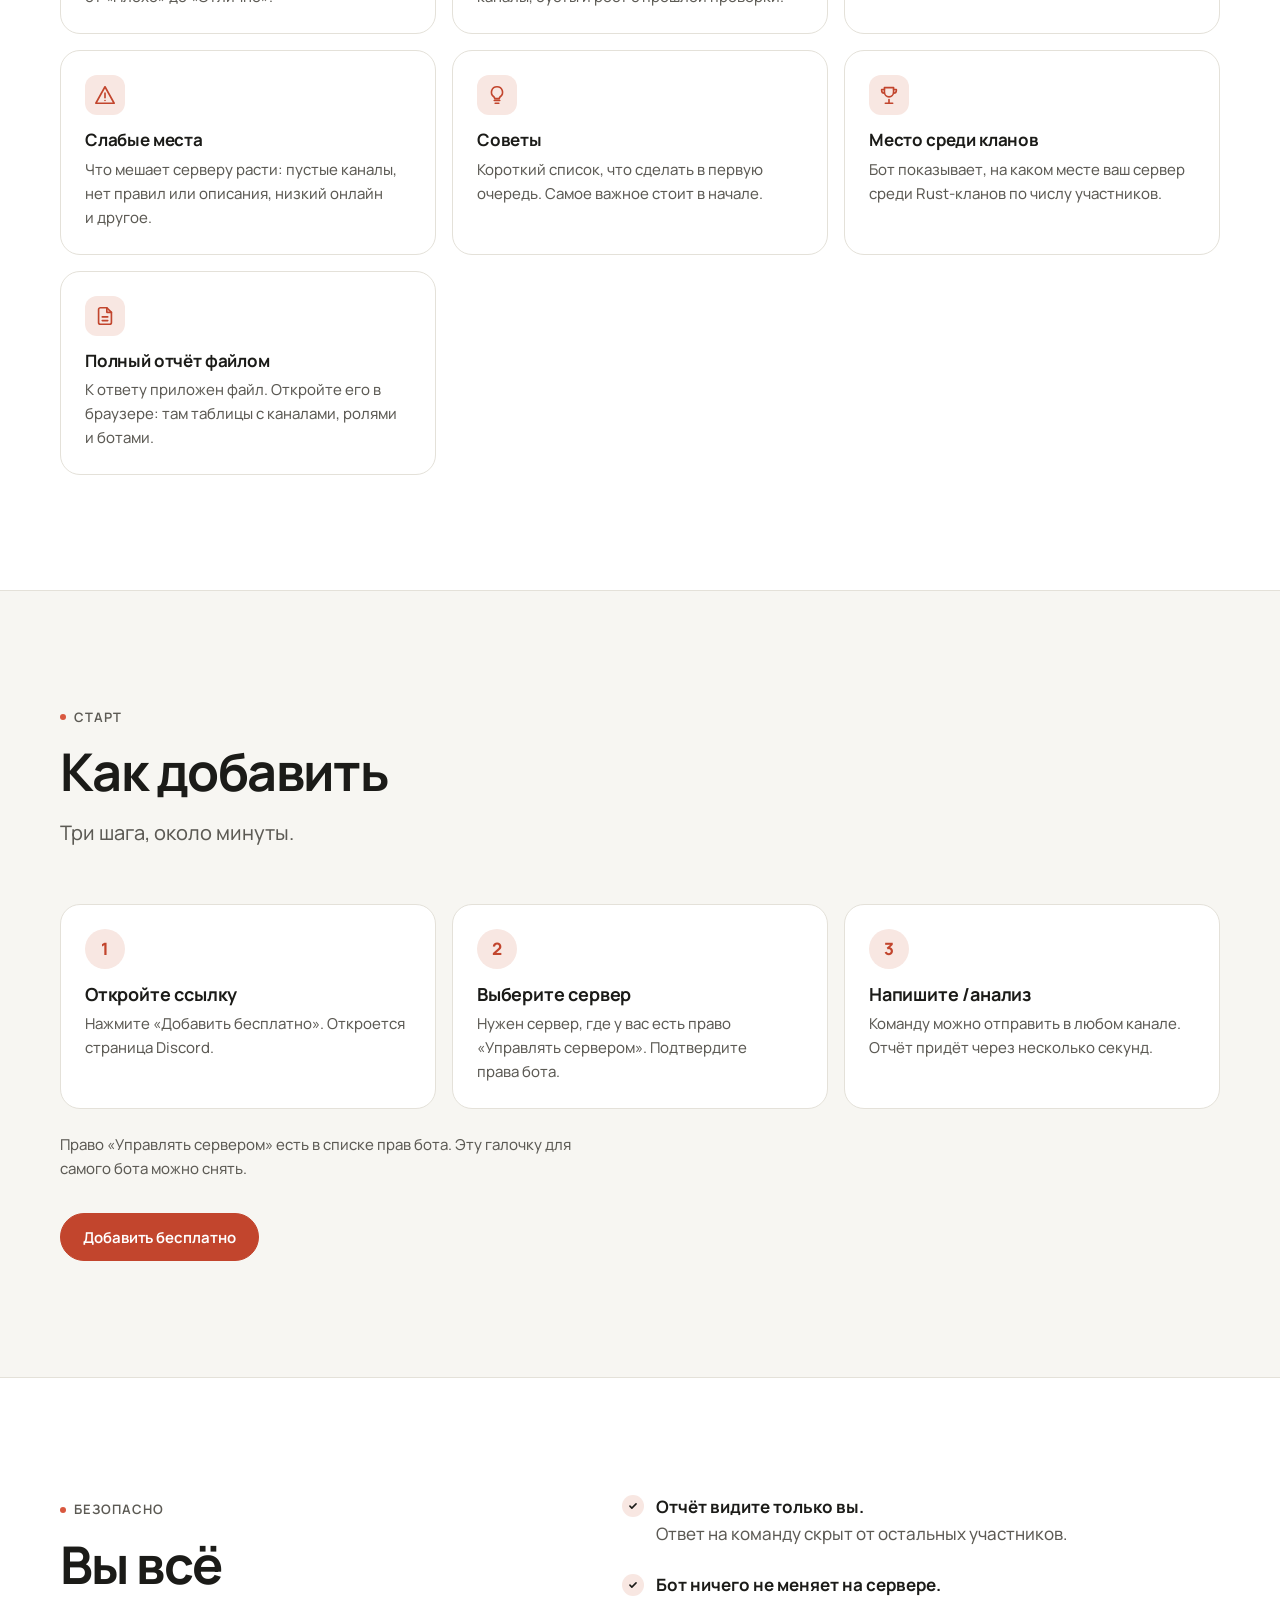
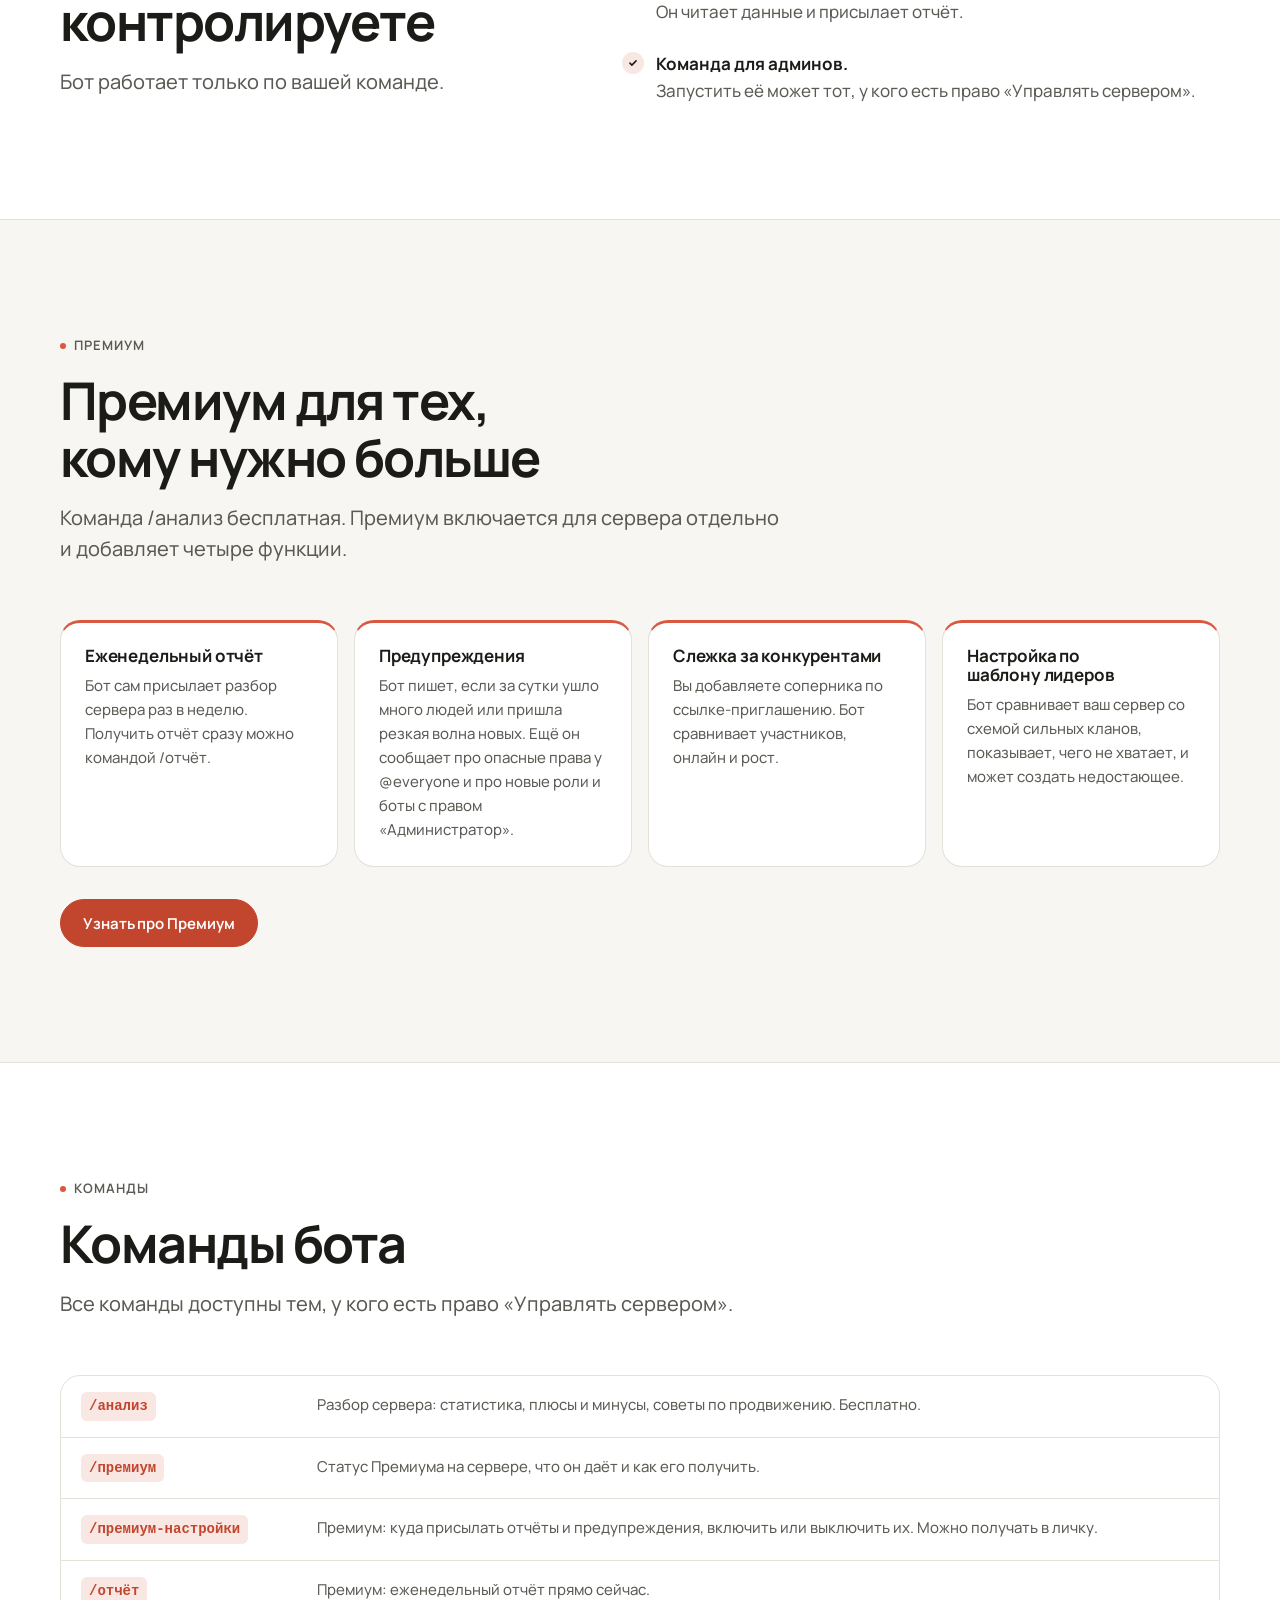
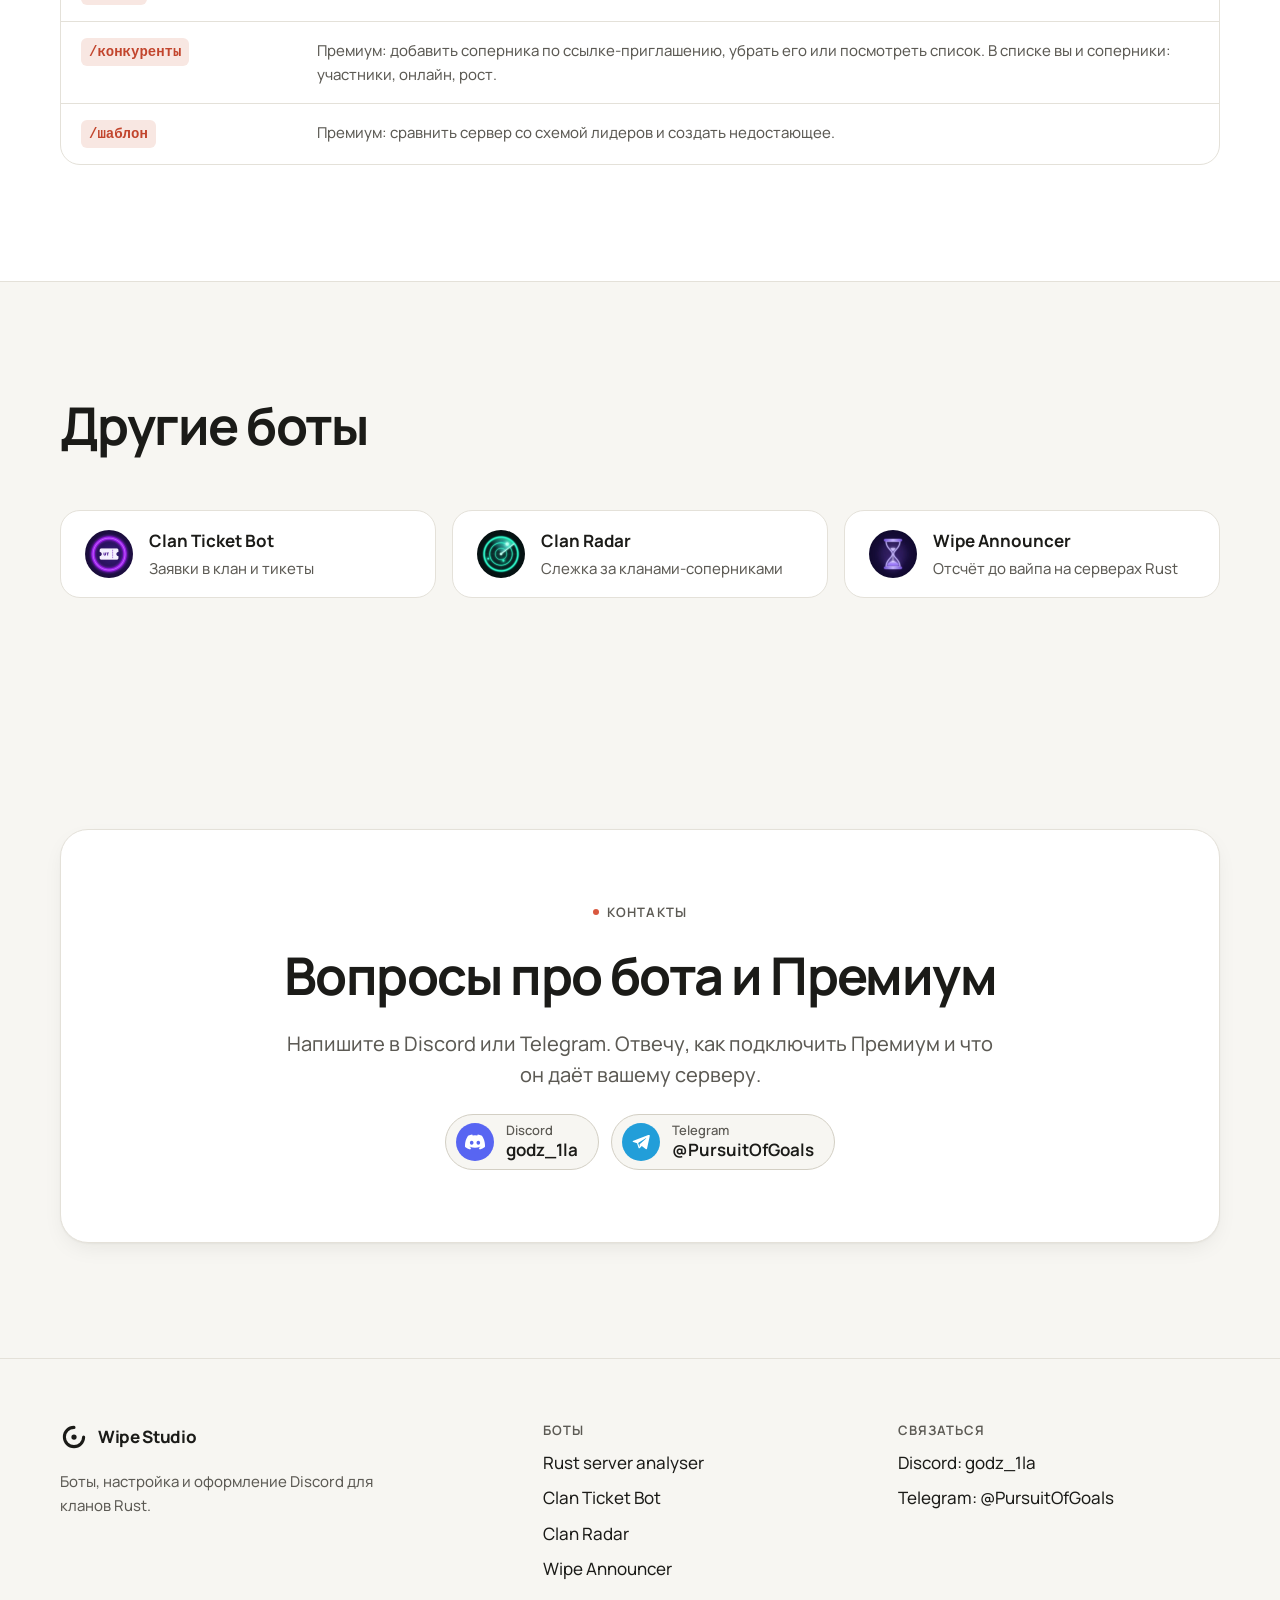
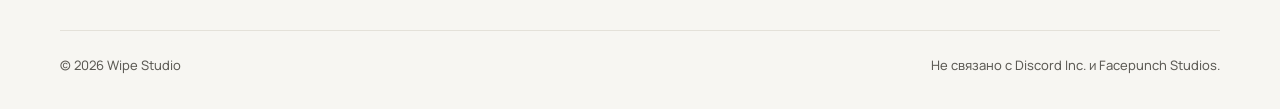
<file: analyser/index.html>
<!doctype html>
<html lang="ru">
<head>
  <meta charset="utf-8">
  <meta name="viewport" content="width=device-width, initial-scale=1">
  <title>Rust server analyser — разбор сервера клана за 10 секунд · Wipe Studio</title>
  <meta name="description" content="Бесплатный бот для Discord: команда /анализ даёт оценку сервера Rust-клана из 100, статистику, слабые места и советы.">
  <meta name="theme-color" content="#f7f6f2">
  <meta property="og:type" content="website">
  <meta property="og:site_name" content="Wipe Studio">
  <meta property="og:title" content="Rust server analyser — разбор сервера клана за 10 секунд · Wipe Studio">
  <meta property="og:description" content="Бесплатный бот для Discord: команда /анализ даёт оценку сервера Rust-клана из 100, статистику, слабые места и советы.">
  <meta property="og:locale" content="ru_RU">
  <meta property="og:url" content="https://wipe-studio.github.io/analyser/">
  <meta property="og:image" content="https://wipe-studio.github.io/assets/og.png">
  <meta property="og:image:width" content="1200">
  <meta property="og:image:height" content="630">
  <meta property="og:image:alt" content="Wipe Studio — боты и оформление Discord для кланов Rust">
  <meta name="twitter:card" content="summary_large_image">
  <link rel="canonical" href="https://wipe-studio.github.io/analyser/">
  <link rel="icon" href="../assets/logo/mark.svg" type="image/svg+xml">
  <link rel="icon" href="../assets/logo/favicon-32.png" sizes="32x32" type="image/png">
  <link rel="apple-touch-icon" href="../assets/logo/apple-touch-icon.png">
  <link rel="preload" href="../assets/fonts/manrope-cyrillic-wght-normal.woff2" as="font" type="font/woff2" crossorigin>
  <link rel="stylesheet" href="../assets/css/base.css">
  <link rel="stylesheet" href="../assets/css/discord.css">
  <link rel="stylesheet" href="../assets/css/analyser.css">
  <script>document.documentElement.classList.add("js")</script>
</head>
<body class="theme-analyser">
  <a class="skip-link" href="#main">Перейти к содержанию</a>

  <header class="site-header">
    <div class="container site-header__inner">
      <a class="brand" href="../" aria-label="Wipe Studio — на главную">
        <img src="../assets/logo/mark.svg" alt="" width="28" height="28">
        <span>Wipe Studio</span>
      </a>
      <button class="menu-toggle" type="button" aria-expanded="false" aria-controls="site-nav" aria-label="Открыть меню"><span></span></button>
      <nav class="nav" id="site-nav" aria-label="Главное меню">
        <a href="../#bots" aria-current="page">Боты</a>
        <a href="../#design">Оформление</a>
        <a href="../#services">Услуги</a>
        <a href="../#about">О студии</a>
        <a href="#contacts">Контакты</a>
        <a class="btn" href="#contacts">Написать</a>
      </nav>
      <a class="btn btn--sm btn--header" href="#contacts">Написать</a>
    </div>
  </header>

  <main id="main">
    <!-- ===== Шапка бота ===== -->
    <section class="bot-hero" aria-labelledby="bot-title">
      <div class="container">
        <nav class="breadcrumbs" aria-label="Хлебные крошки">
          <a href="../">Главная</a> → <a href="../#bots">Боты</a> → <span aria-current="page">Rust server analyser</span>
        </nav>
        <div class="bot-hero__grid">
          <div data-reveal>
            <div class="bot-hero__id">
              <img class="bot-hero__avatar" src="../assets/img/avatars/analyser.webp" alt="Аватарка бота Rust server analyser" width="64" height="64">
              <span class="badge">Бесплатно</span>
            </div>
            <h1 id="bot-title">Rust server analyser</h1>
            <p class="lead">Разбор сервера клана за 10 секунд. Оценка из 100, слабые места и советы, как набрать людей.</p>
            <div class="btn-row">
              <a class="btn btn--accent" href="https://discord.com/oauth2/authorize?client_id=1571625635384918169&amp;scope=bot%20applications.commands&amp;permissions=117792" target="_blank" rel="noopener">Добавить бесплатно</a>
              <a class="btn btn--ghost" href="#contacts">Написать</a>
            </div>
          </div>

          <div data-reveal="fade">
            <div class="dc an-demo" id="an-demo" role="group" aria-label="Пример: ответ бота на команду /анализ" style="--dc-h: 680px">
              <button class="dc-replay" type="button" data-dc-action="replay">↺ Сначала</button>
              <div class="dc__bar"><span class="dc__dots"></span><span class="dc__hash">#</span><span class="dc__channel">общий</span><span class="dc__topic">Пример на выдуманном сервере</span></div>
              <div class="dc__log" role="log" aria-live="polite"></div>
              <div class="dc__typing" aria-hidden="true"></div>
              <div class="dc__input">Написать в #общий</div>
            </div>
          </div>
        </div>
      </div>
    </section>

    <!-- ===== Что показывает отчёт ===== -->
    <section class="section section--alt" id="report" aria-labelledby="report-title">
      <div class="container">
        <div class="section-head" data-reveal>
          <span class="eyebrow">Отчёт</span>
          <h2 class="h2" id="report-title">Что показывает отчёт</h2>
          <p class="lead">Вы пишете одну команду и сразу получаете готовый разбор.</p>
        </div>
        <div class="features" data-stagger="0.07">
          <article class="feature" data-reveal>
            <div class="feature__icon"><svg viewBox="0 0 24 24" fill="none" stroke="currentColor" stroke-width="1.8" stroke-linecap="round" stroke-linejoin="round" aria-hidden="true"><circle cx="12" cy="12" r="9"/><path d="M12 7v5l3 2"/></svg></div>
            <h3>Оценка из 100</h3>
            <p>Одно число, по которому видно, в каком состоянии сервер. Рядом словесная оценка: от «Плохо» до «Отлично».</p>
          </article>
          <article class="feature" data-reveal>
            <div class="feature__icon"><svg viewBox="0 0 24 24" fill="none" stroke="currentColor" stroke-width="1.8" stroke-linecap="round" stroke-linejoin="round" aria-hidden="true"><path d="M4 20V10M10 20V4M16 20v-7M22 20H2"/></svg></div>
            <h3>Статистика</h3>
            <p>Участники, онлайн, возраст сервера, новые за 30 дней, кто пишет за неделю, живые каналы, бусты и рост с прошлой проверки.</p>
          </article>
          <article class="feature" data-reveal>
            <div class="feature__icon"><svg viewBox="0 0 24 24" fill="none" stroke="currentColor" stroke-width="1.8" stroke-linecap="round" stroke-linejoin="round" aria-hidden="true"><path d="M5 12.5l4.5 4.5L19 7.5"/></svg></div>
            <h3>Сильные стороны</h3>
            <p>Что на сервере уже сделано хорошо. Это стоит сохранить и показывать новичкам.</p>
          </article>
          <article class="feature" data-reveal>
            <div class="feature__icon"><svg viewBox="0 0 24 24" fill="none" stroke="currentColor" stroke-width="1.8" stroke-linecap="round" stroke-linejoin="round" aria-hidden="true"><path d="M12 3l10 18H2L12 3z"/><path d="M12 10v5M12 18v.01"/></svg></div>
            <h3>Слабые места</h3>
            <p>Что мешает серверу расти: пустые каналы, нет правил или описания, низкий онлайн и другое.</p>
          </article>
          <article class="feature" data-reveal>
            <div class="feature__icon"><svg viewBox="0 0 24 24" fill="none" stroke="currentColor" stroke-width="1.8" stroke-linecap="round" stroke-linejoin="round" aria-hidden="true"><path d="M9 18h6M10 21h4M12 3a6 6 0 0 0-3.5 10.9c.6.5 1 1.2 1 2.1h5c0-.9.4-1.6 1-2.1A6 6 0 0 0 12 3z"/></svg></div>
            <h3>Советы</h3>
            <p>Короткий список, что сделать в первую очередь. Самое важное стоит в начале.</p>
          </article>
          <article class="feature" data-reveal>
            <div class="feature__icon"><svg viewBox="0 0 24 24" fill="none" stroke="currentColor" stroke-width="1.8" stroke-linecap="round" stroke-linejoin="round" aria-hidden="true"><path d="M8 21h8M12 17v4M7 4h10v5a5 5 0 0 1-10 0V4z"/><path d="M7 6H4v1a3 3 0 0 0 3 3M17 6h3v1a3 3 0 0 1-3 3"/></svg></div>
            <h3>Место среди кланов</h3>
            <p>Бот показывает, на каком месте ваш сервер среди Rust-кланов по числу участников.</p>
          </article>
          <article class="feature" data-reveal>
            <div class="feature__icon"><svg viewBox="0 0 24 24" fill="none" stroke="currentColor" stroke-width="1.8" stroke-linecap="round" stroke-linejoin="round" aria-hidden="true"><path d="M14 3H7a2 2 0 0 0-2 2v14a2 2 0 0 0 2 2h10a2 2 0 0 0 2-2V8l-5-5z"/><path d="M14 3v5h5M9 13h6M9 17h6"/></svg></div>
            <h3>Полный отчёт файлом</h3>
            <p>К ответу приложен файл. Откройте его в браузере: там таблицы с каналами, ролями и ботами.</p>
          </article>
        </div>
      </div>
    </section>

    <!-- ===== Как добавить ===== -->
    <section class="section" id="how" aria-labelledby="how-title">
      <div class="container">
        <div class="section-head" data-reveal>
          <span class="eyebrow">Старт</span>
          <h2 class="h2" id="how-title">Как добавить</h2>
          <p class="lead">Три шага, около минуты.</p>
        </div>
        <ol class="an-steps" data-stagger="0.1">
          <li class="an-step-card" data-reveal>
            <span class="an-step-card__num" aria-hidden="true">1</span>
            <h3>Откройте ссылку</h3>
            <p>Нажмите «Добавить бесплатно». Откроется страница Discord.</p>
          </li>
          <li class="an-step-card" data-reveal>
            <span class="an-step-card__num" aria-hidden="true">2</span>
            <h3>Выберите сервер</h3>
            <p>Нужен сервер, где у вас есть право «Управлять сервером». Подтвердите права бота.</p>
          </li>
          <li class="an-step-card" data-reveal>
            <span class="an-step-card__num" aria-hidden="true">3</span>
            <h3>Напишите /анализ</h3>
            <p>Команду можно отправить в любом канале. Отчёт придёт через несколько секунд.</p>
          </li>
        </ol>
        <p class="an-note" data-reveal>Право «Управлять сервером» есть в списке прав бота. Эту галочку для самого бота можно снять.</p>
        <div class="btn-row an-cta" data-reveal>
          <a class="btn btn--accent" href="https://discord.com/oauth2/authorize?client_id=1571625635384918169&amp;scope=bot%20applications.commands&amp;permissions=117792" target="_blank" rel="noopener">Добавить бесплатно</a>
        </div>
      </div>
    </section>

    <!-- ===== Безопасно ===== -->
    <section class="section section--alt" id="safe" aria-labelledby="safe-title">
      <div class="container an-split">
        <div class="section-head" data-reveal>
          <span class="eyebrow">Безопасно</span>
          <h2 class="h2" id="safe-title">Вы всё контролируете</h2>
          <p class="lead">Бот работает только по вашей команде.</p>
        </div>
        <ul class="checklist an-safe" data-stagger="0.08">
          <li data-reveal><strong>Отчёт видите только вы.</strong> Ответ на команду скрыт от остальных участников.</li>
          <li data-reveal><strong>Бот ничего не меняет на сервере.</strong> Он читает данные и присылает отчёт.</li>
          <li data-reveal><strong>Команда для админов.</strong> Запустить её может тот, у кого есть право «Управлять сервером».</li>
        </ul>
      </div>
    </section>

    <!-- ===== Премиум ===== -->
    <section class="section" id="premium" aria-labelledby="premium-title">
      <div class="container">
        <div class="section-head" data-reveal>
          <span class="eyebrow">Премиум</span>
          <h2 class="h2" id="premium-title">Премиум для тех, кому нужно больше</h2>
          <p class="lead">Команда /анализ бесплатная. Премиум включается для сервера отдельно и добавляет четыре функции.</p>
        </div>
        <div class="features an-premium" data-stagger="0.08">
          <article class="feature" data-reveal>
            <h3>Еженедельный отчёт</h3>
            <p>Бот сам присылает разбор сервера раз в неделю. Получить отчёт сразу можно командой /отчёт.</p>
          </article>
          <article class="feature" data-reveal>
            <h3>Предупреждения</h3>
            <p>Бот пишет, если за сутки ушло много людей или пришла резкая волна новых. Ещё он сообщает про опасные права у @everyone и про новые роли и боты с правом «Администратор».</p>
          </article>
          <article class="feature" data-reveal>
            <h3>Слежка за конкурентами</h3>
            <p>Вы добавляете соперника по ссылке-приглашению. Бот сравнивает участников, онлайн и рост.</p>
          </article>
          <article class="feature" data-reveal>
            <h3>Настройка по шаблону лидеров</h3>
            <p>Бот сравнивает ваш сервер со схемой сильных кланов, показывает, чего не хватает, и может создать недостающее.</p>
          </article>
        </div>
        <div class="btn-row an-cta" data-reveal>
          <a class="btn btn--accent" href="#contacts">Узнать про Премиум</a>
        </div>
      </div>
    </section>

    <!-- ===== Команды ===== -->
    <section class="section section--alt" id="commands" aria-labelledby="commands-title">
      <div class="container">
        <div class="section-head" data-reveal>
          <span class="eyebrow">Команды</span>
          <h2 class="h2" id="commands-title">Команды бота</h2>
          <p class="lead">Все команды доступны тем, у кого есть право «Управлять сервером».</p>
        </div>
        <div class="commands" data-reveal>
          <div class="command"><code>/анализ</code><p>Разбор сервера: статистика, плюсы и минусы, советы по продвижению. Бесплатно.</p></div>
          <div class="command"><code>/премиум</code><p>Статус Премиума на сервере, что он даёт и как его получить.</p></div>
          <div class="command"><code>/премиум-настройки</code><p>Премиум: куда присылать отчёты и предупреждения, включить или выключить их. Можно получать в личку.</p></div>
          <div class="command"><code>/отчёт</code><p>Премиум: еженедельный отчёт прямо сейчас.</p></div>
          <div class="command"><code>/конкуренты</code><p>Премиум: добавить соперника по ссылке-приглашению, убрать его или посмотреть список. В списке вы и соперники: участники, онлайн, рост.</p></div>
          <div class="command"><code>/шаблон</code><p>Премиум: сравнить сервер со схемой лидеров и создать недостающее.</p></div>
        </div>
      </div>
    </section>

    <!-- ===== Другие боты ===== -->
    <section class="section" id="other" aria-labelledby="other-title">
      <div class="container">
        <div class="section-head" data-reveal>
          <h2 class="h2" id="other-title">Другие боты</h2>
        </div>
        <div class="other-bots" data-stagger="0.08">
          <a class="other-bot" href="../ticket/" data-reveal>
            <img src="../assets/img/avatars/ticket.webp" alt="" width="48" height="48" loading="lazy" decoding="async">
            <div><strong>Clan Ticket Bot</strong><span>Заявки в клан и тикеты</span></div>
          </a>
          <a class="other-bot" href="../radar/" data-reveal>
            <img src="../assets/img/avatars/radar.webp" alt="" width="48" height="48" loading="lazy" decoding="async">
            <div><strong>Clan Radar</strong><span>Слежка за кланами-соперниками</span></div>
          </a>
          <a class="other-bot" href="../wipe/" data-reveal>
            <img src="../assets/img/avatars/wipe.webp" alt="" width="48" height="48" loading="lazy" decoding="async">
            <div><strong>Wipe Announcer</strong><span>Отсчёт до вайпа на серверах Rust</span></div>
          </a>
        </div>
      </div>
    </section>

    <!-- ===== Контакты (одинаковый блок на всех страницах; заголовок и текст можно менять под страницу) ===== -->
    <section class="section contact-cta" id="contacts" aria-labelledby="contacts-title">
      <div class="container">
        <div class="contact-cta__box" data-reveal>
          <span class="eyebrow">Контакты</span>
          <h2 class="h2" id="contacts-title">Вопросы про бота и Премиум</h2>
          <p class="lead">Напишите в Discord или Telegram. Отвечу, как подключить Премиум и что он даёт вашему серверу.</p>
          <div class="contact-list">
            <a class="contact-chip" href="#contacts" data-contact="discord">
              <span class="contact-chip__icon contact-chip__icon--discord"><svg viewBox="0 0 24 24" aria-hidden="true" fill="currentColor"><path d="M20.317 4.37a19.79 19.79 0 0 0-4.885-1.515.074.074 0 0 0-.079.037c-.21.375-.444.865-.608 1.25a18.27 18.27 0 0 0-5.487 0 12.64 12.64 0 0 0-.617-1.25.077.077 0 0 0-.079-.037A19.74 19.74 0 0 0 3.677 4.37a.07.07 0 0 0-.032.027C.533 9.046-.32 13.58.099 18.057a.082.082 0 0 0 .031.057 19.9 19.9 0 0 0 5.993 3.03.078.078 0 0 0 .084-.028c.462-.63.874-1.295 1.226-1.994a.076.076 0 0 0-.041-.106 13.1 13.1 0 0 1-1.872-.892.077.077 0 0 1-.008-.128c.126-.094.252-.192.372-.291a.074.074 0 0 1 .078-.01c3.928 1.793 8.18 1.793 12.062 0a.074.074 0 0 1 .078.01c.12.098.246.198.373.292a.077.077 0 0 1-.006.127 12.3 12.3 0 0 1-1.873.892.077.077 0 0 0-.041.107c.36.698.772 1.362 1.225 1.993a.076.076 0 0 0 .084.028 19.84 19.84 0 0 0 6.002-3.03.077.077 0 0 0 .032-.054c.5-5.177-.838-9.674-3.549-13.66a.061.061 0 0 0-.031-.03zM8.02 15.33c-1.183 0-2.157-1.085-2.157-2.419 0-1.333.956-2.419 2.157-2.419 1.21 0 2.176 1.096 2.157 2.42 0 1.333-.956 2.418-2.157 2.418zm7.975 0c-1.183 0-2.157-1.085-2.157-2.419 0-1.333.955-2.419 2.157-2.419 1.21 0 2.176 1.096 2.157 2.42 0 1.333-.946 2.418-2.157 2.418z"/></svg></span>
              <span><small>Discord</small>godz_1la</span>
            </a>
            <a class="contact-chip" href="https://t.me/PursuitOfGoals" data-contact="telegram">
              <span class="contact-chip__icon contact-chip__icon--telegram"><svg viewBox="0 0 24 24" aria-hidden="true" fill="currentColor"><path d="M20.66 3.72 2.93 10.56c-1.21.49-1.2 1.16-.22 1.46l4.55 1.42 1.74 5.36c.21.58.11.81.72.81.47 0 .68-.21.94-.47l2.27-2.2 4.72 3.49c.87.48 1.5.23 1.71-.81l3.1-14.6c.32-1.27-.48-1.85-1.5-1.3zM8.6 13.2l9.03-5.7c.45-.27.86-.12.52.18l-7.73 6.98-.3 3.2-1.52-4.66z"/></svg></span>
              <span><small>Telegram</small>@PursuitOfGoals</span>
            </a>
          </div>
        </div>
      </div>
    </section>
  </main>

  <footer class="site-footer">
    <div class="container">
      <div class="site-footer__grid">
        <div>
          <a class="brand" href="../">
            <img src="../assets/logo/mark.svg" alt="" width="28" height="28">
            <span>Wipe Studio</span>
          </a>
          <p class="site-footer__note">Боты, настройка и оформление Discord для кланов Rust.</p>
        </div>
        <div>
          <h2>Боты</h2>
          <ul>
            <li><a href="../analyser/">Rust server analyser</a></li>
            <li><a href="../ticket/">Clan Ticket Bot</a></li>
            <li><a href="../radar/">Clan Radar</a></li>
            <li><a href="../wipe/">Wipe Announcer</a></li>
          </ul>
        </div>
        <div>
          <h2>Связаться</h2>
          <ul>
            <li><a href="#contacts" data-contact="discord">Discord: godz_1la</a></li>
            <li><a href="https://t.me/PursuitOfGoals" data-contact="telegram">Telegram: @PursuitOfGoals</a></li>
          </ul>
        </div>
      </div>
      <div class="site-footer__bottom">
        <span>© <span data-year>2026</span> Wipe Studio</span>
        <span>Не связано с Discord Inc. и Facepunch Studios.</span>
      </div>
    </div>
  </footer>

  <script src="../assets/js/site.js" defer></script>
  <script src="../assets/js/discord.js" defer></script>
  <script src="../assets/js/analyser.js" defer></script>
</body>
</html>
</file>
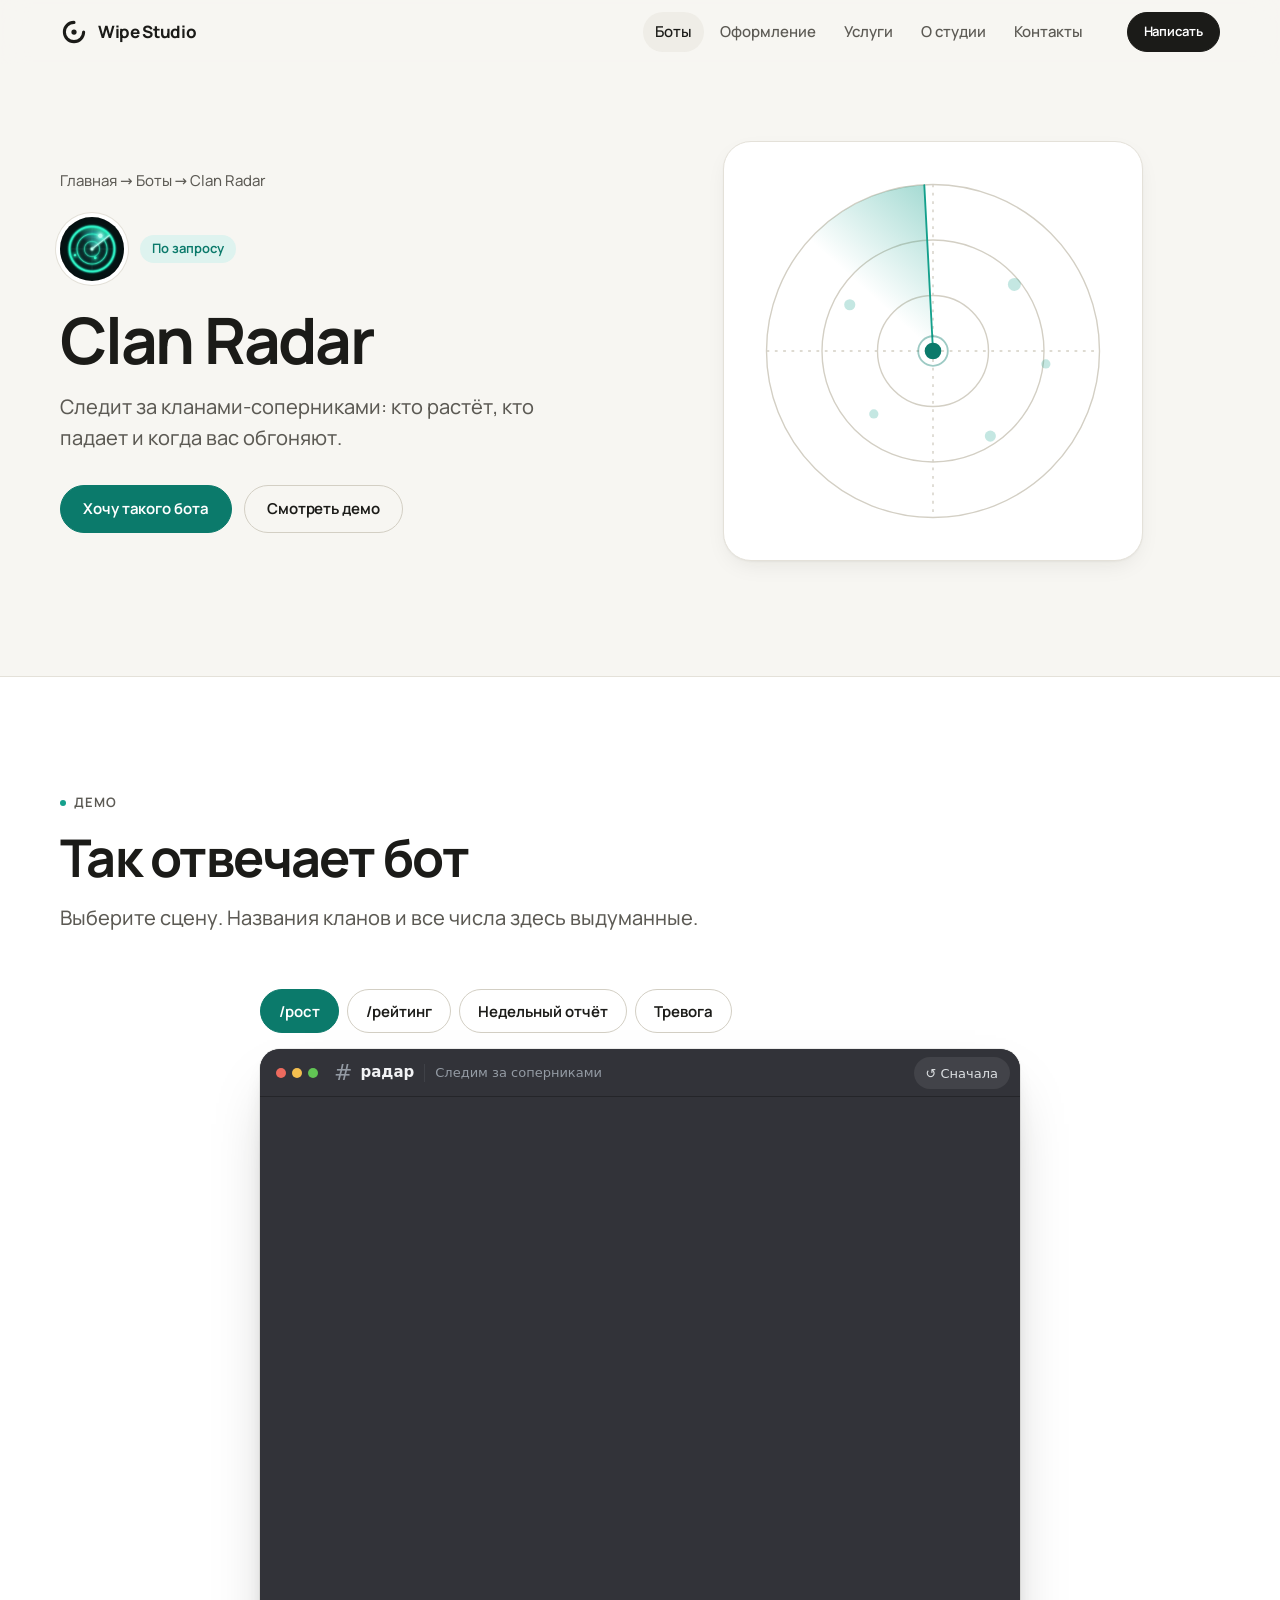
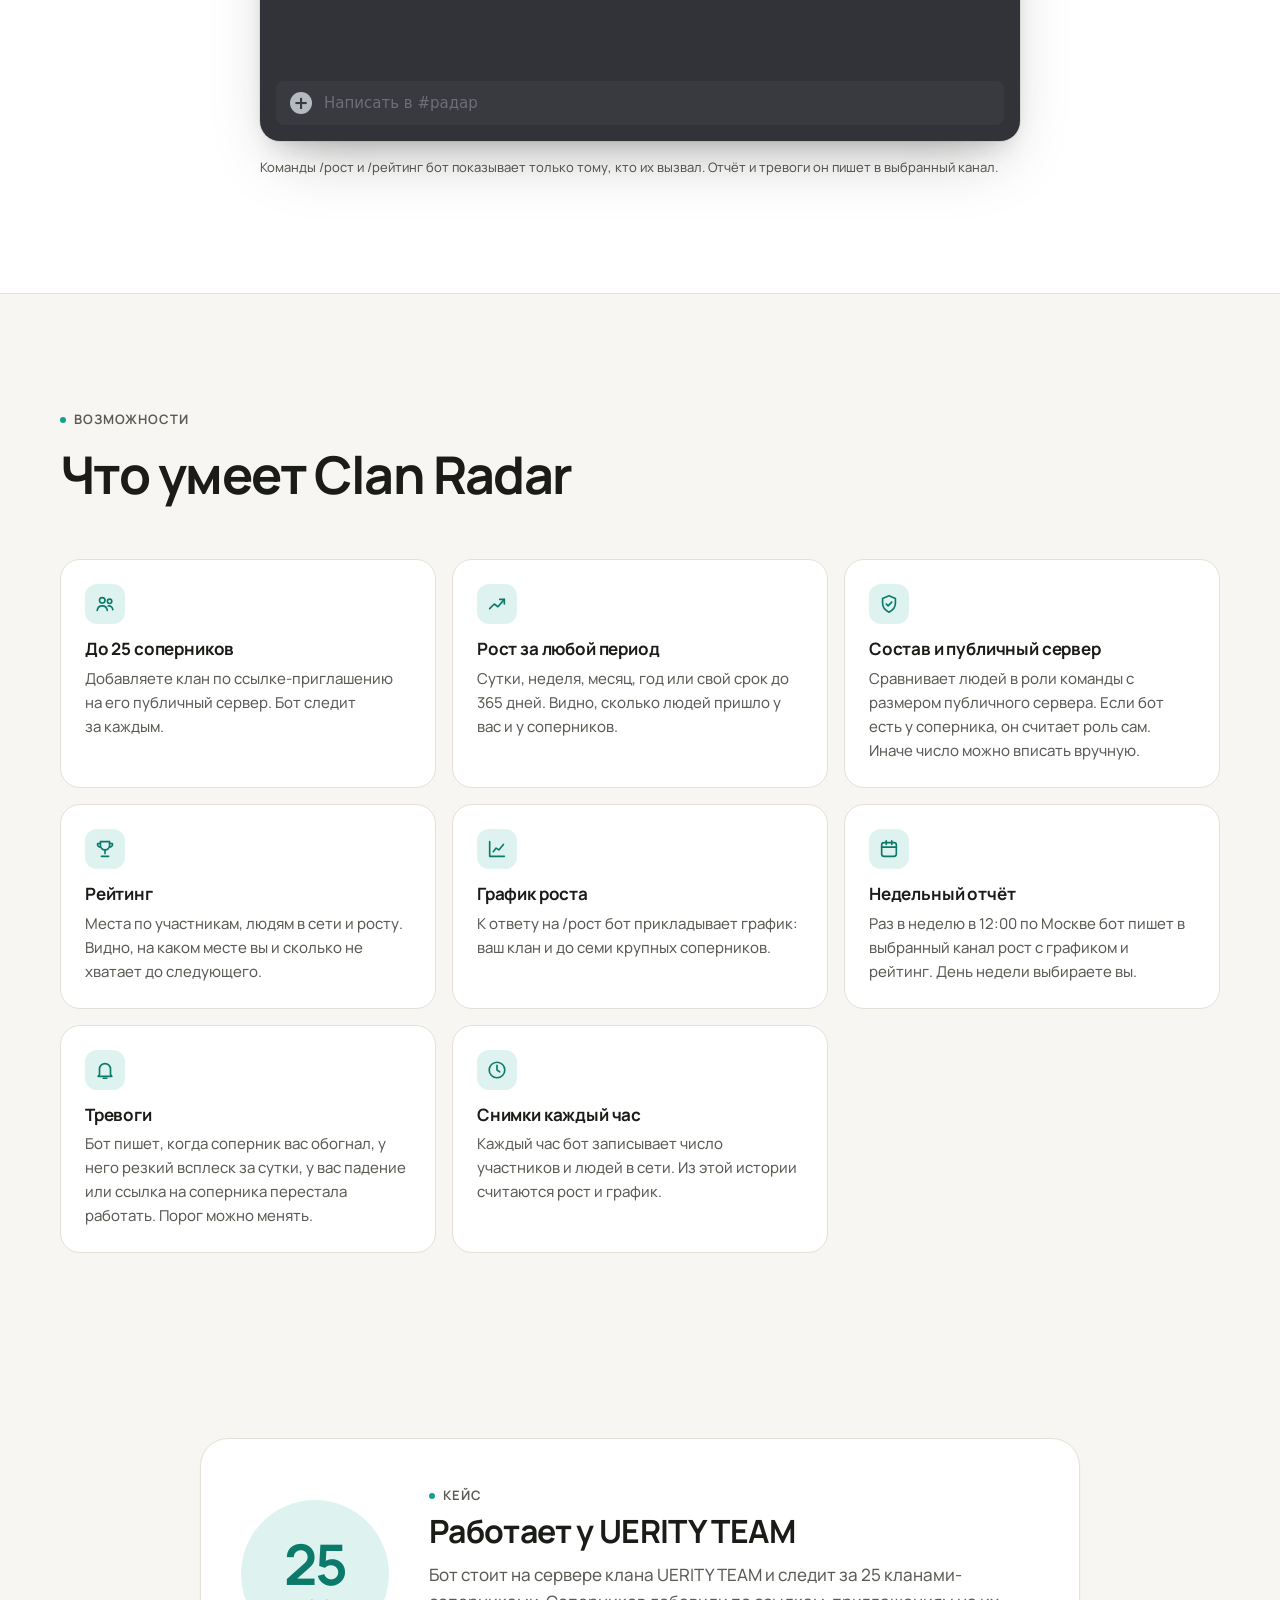
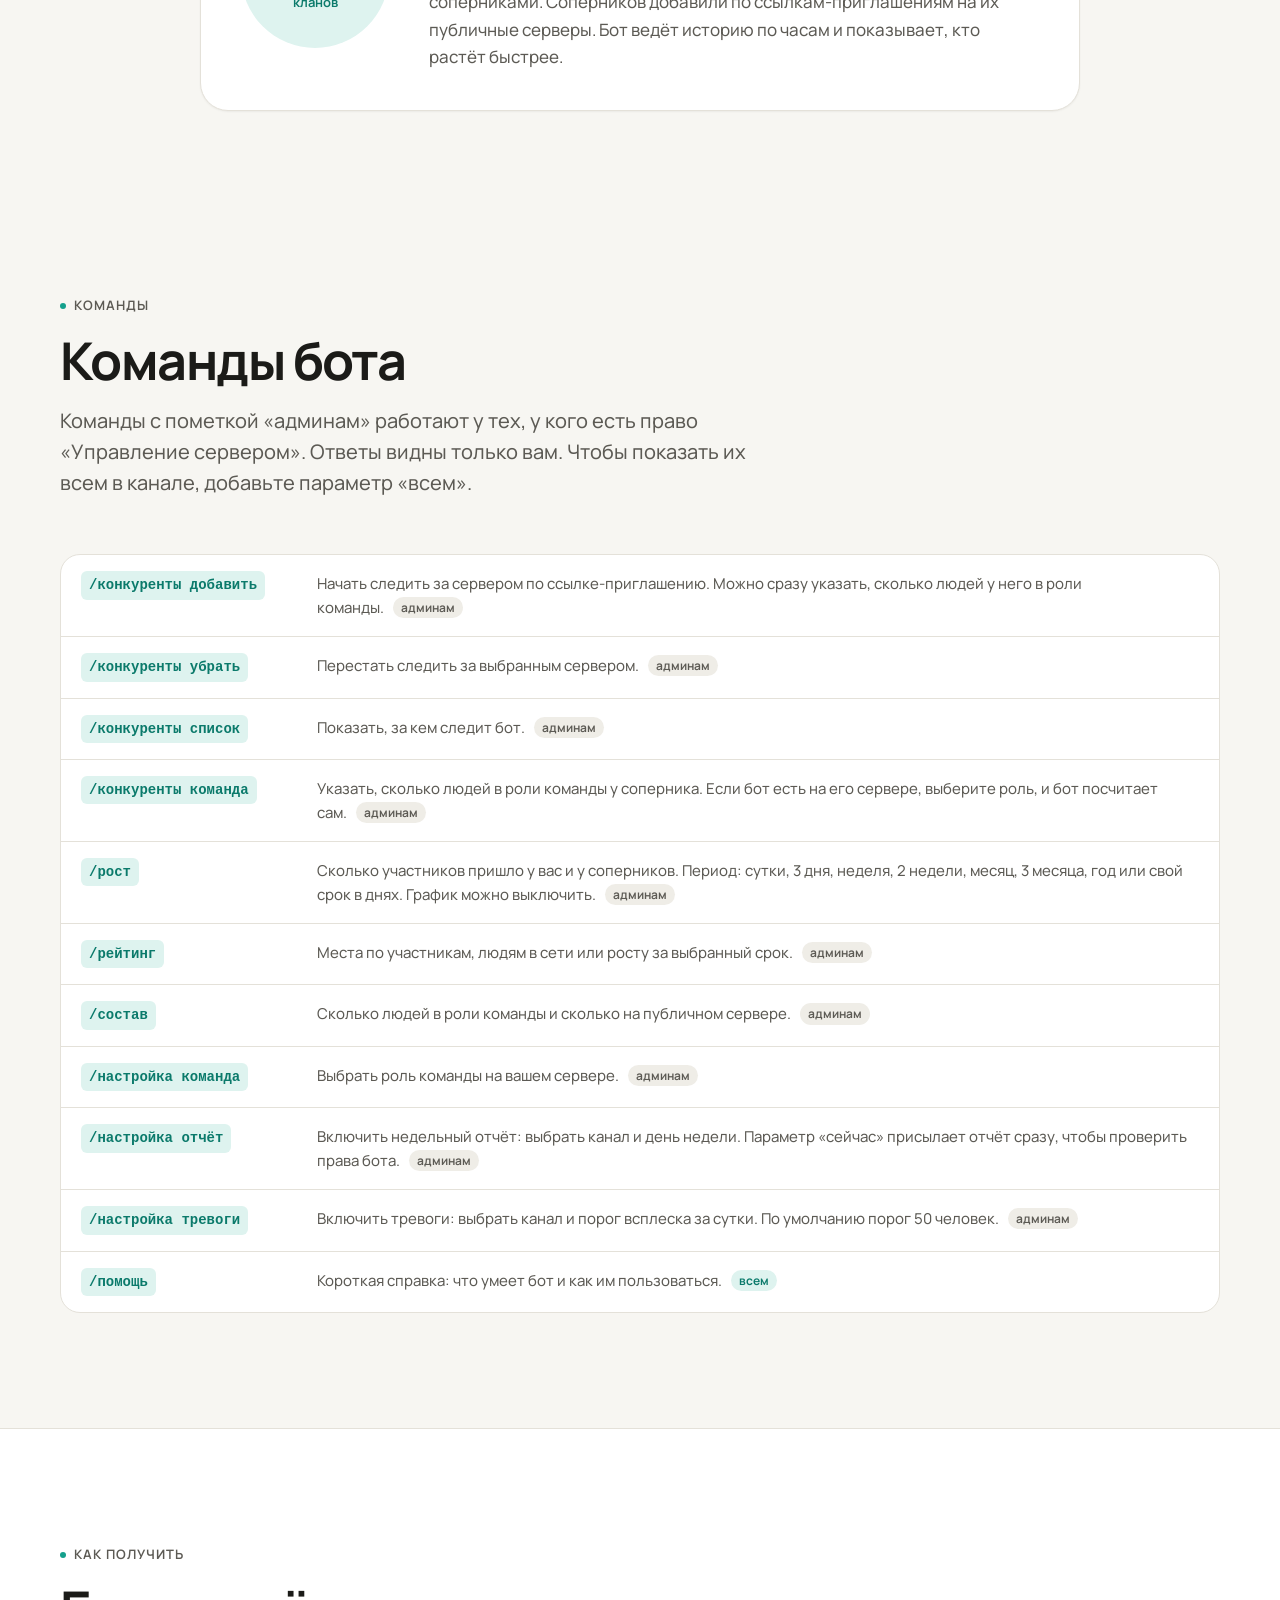
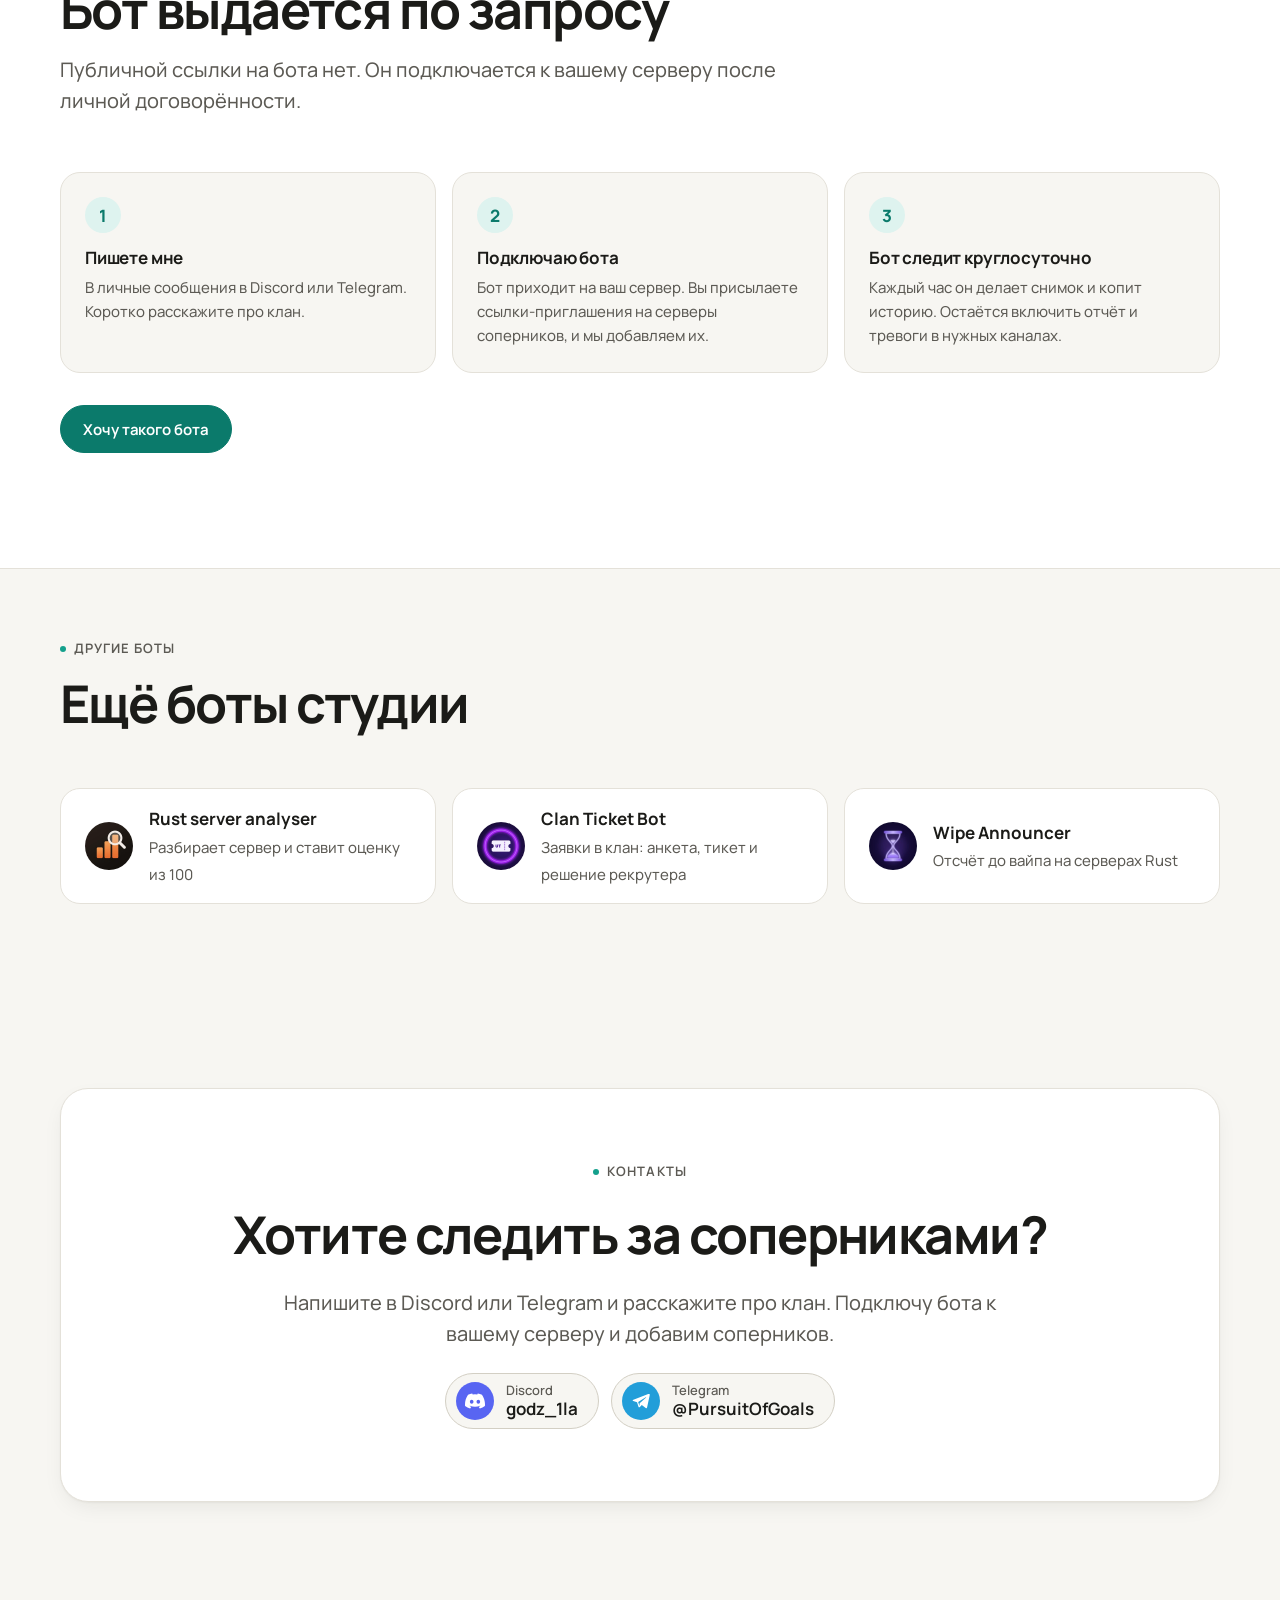
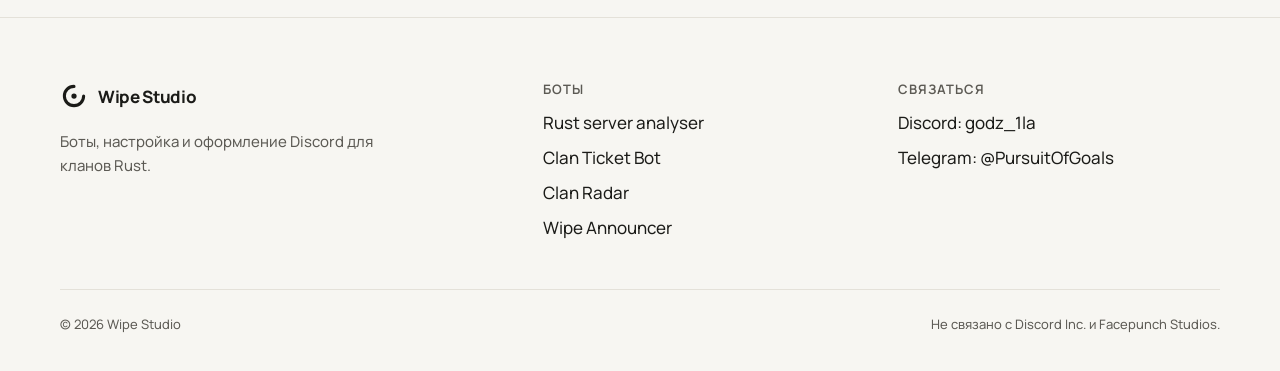
<file: radar/index.html>
<!doctype html>
<html lang="ru">
<head>
  <meta charset="utf-8">
  <meta name="viewport" content="width=device-width, initial-scale=1">
  <title>Clan Radar — следит за кланами-соперниками · Wipe Studio</title>
  <meta name="description" content="Бот для Discord: рост кланов-соперников, рейтинг, график, недельный отчёт и тревоги, когда вас обгоняют.">
  <meta name="theme-color" content="#f7f6f2">
  <meta property="og:type" content="website">
  <meta property="og:site_name" content="Wipe Studio">
  <meta property="og:title" content="Clan Radar — следит за кланами-соперниками · Wipe Studio">
  <meta property="og:description" content="Бот для Discord: рост кланов-соперников, рейтинг, график, недельный отчёт и тревоги, когда вас обгоняют.">
  <meta property="og:locale" content="ru_RU">
  <meta property="og:url" content="https://wipe-studio.github.io/radar/">
  <meta property="og:image" content="https://wipe-studio.github.io/assets/og.png">
  <meta property="og:image:width" content="1200">
  <meta property="og:image:height" content="630">
  <meta property="og:image:alt" content="Wipe Studio — боты и оформление Discord для кланов Rust">
  <meta name="twitter:card" content="summary_large_image">
  <link rel="canonical" href="https://wipe-studio.github.io/radar/">
  <link rel="icon" href="../assets/logo/mark.svg" type="image/svg+xml">
  <link rel="icon" href="../assets/logo/favicon-32.png" sizes="32x32" type="image/png">
  <link rel="apple-touch-icon" href="../assets/logo/apple-touch-icon.png">
  <link rel="preload" href="../assets/fonts/manrope-cyrillic-wght-normal.woff2" as="font" type="font/woff2" crossorigin>
  <link rel="stylesheet" href="../assets/css/base.css">
  <link rel="stylesheet" href="../assets/css/discord.css">
  <link rel="stylesheet" href="../assets/css/radar.css">
  <script>document.documentElement.classList.add("js")</script>
</head>
<body class="theme-radar">
  <a class="skip-link" href="#main">Перейти к содержанию</a>

  <header class="site-header">
    <div class="container site-header__inner">
      <a class="brand" href="../" aria-label="Wipe Studio — на главную">
        <img src="../assets/logo/mark.svg" alt="" width="28" height="28">
        <span>Wipe Studio</span>
      </a>
      <button class="menu-toggle" type="button" aria-expanded="false" aria-controls="site-nav" aria-label="Открыть меню"><span></span></button>
      <nav class="nav" id="site-nav" aria-label="Главное меню">
        <a href="../#bots" aria-current="page">Боты</a>
        <a href="../#design">Оформление</a>
        <a href="../#services">Услуги</a>
        <a href="../#about">О студии</a>
        <a href="#contacts">Контакты</a>
        <a class="btn" href="#contacts">Написать</a>
      </nav>
      <a class="btn btn--sm btn--header" href="#contacts">Написать</a>
    </div>
  </header>

  <main id="main">
    <!-- ===== 1. Шапка бота ===== -->
    <section class="bot-hero" aria-labelledby="hero-title">
      <div class="container bot-hero__grid">
        <div data-reveal>
          <nav class="breadcrumbs" aria-label="Хлебные крошки">
            <a href="../">Главная</a> <span aria-hidden="true">→</span> <a href="../#bots">Боты</a> <span aria-hidden="true">→</span> <span aria-current="page">Clan Radar</span>
          </nav>
          <div class="bot-hero__id">
            <img class="bot-hero__avatar" src="../assets/img/avatars/radar.webp" alt="Аватарка Clan Radar" width="64" height="64">
            <span class="badge">По запросу</span>
          </div>
          <h1 id="hero-title">Clan Radar</h1>
          <p class="lead">Следит за кланами-соперниками: кто растёт, кто падает и когда вас обгоняют.</p>
          <div class="btn-row">
            <a class="btn btn--accent" href="#contacts">Хочу такого бота</a>
            <a class="btn btn--ghost" href="#demo">Смотреть демо</a>
          </div>
        </div>
        <div class="rd-scope" data-reveal="scale" aria-hidden="true">
          <svg viewBox="0 0 400 400" focusable="false">
            <defs>
              <linearGradient id="rd-sweep-grad" x1="0" y1="0" x2="1" y2="0">
                <stop offset="0" stop-color="var(--radar-fill)" stop-opacity="0"/>
                <stop offset="1" stop-color="var(--radar-fill)" stop-opacity="0.38"/>
              </linearGradient>
            </defs>
            <g fill="none" stroke="var(--line-2)" stroke-width="1.5">
              <circle cx="200" cy="200" r="60"/>
              <circle cx="200" cy="200" r="120"/>
              <circle cx="200" cy="200" r="180"/>
              <path d="M200 20V380M20 200H380" stroke-dasharray="3 6"/>
            </g>
            <g class="rd-sweep">
              <path d="M200 200L200 20A180 180 0 0 1 327 73Z" fill="url(#rd-sweep-grad)" transform="rotate(-48 200 200)"/>
              <path d="M200 200L327 73" stroke="var(--radar-fill)" stroke-width="2" transform="rotate(-48 200 200)" stroke-linecap="round"/>
            </g>
            <circle cx="200" cy="200" r="9" fill="var(--radar)"/>
            <circle cx="200" cy="200" r="16" fill="none" stroke="var(--radar)" stroke-width="2" opacity="0.4"/>
            <g fill="var(--radar-fill)">
              <circle class="rd-blip" cx="288" cy="128" r="7"/>
              <circle class="rd-blip" cx="110" cy="150" r="6" style="--d:1.2s"/>
              <circle class="rd-blip" cx="262" cy="292" r="6" style="--d:2.4s"/>
              <circle class="rd-blip" cx="136" cy="268" r="5" style="--d:3.4s"/>
              <circle class="rd-blip" cx="322" cy="214" r="5" style="--d:4.4s"/>
            </g>
          </svg>
        </div>
      </div>
    </section>

    <!-- ===== 2. Живое демо ===== -->
    <section class="section section--alt" id="demo" aria-labelledby="demo-title">
      <div class="container">
        <div class="section-head" data-reveal>
          <span class="eyebrow">Демо</span>
          <h2 class="h2" id="demo-title">Так отвечает бот</h2>
          <p class="lead">Выберите сцену. Названия кланов и все числа здесь выдуманные.</p>
        </div>

        <div class="rd-demo" data-reveal>
          <div class="rd-tabs" role="group" aria-label="Сцены демо">
            <button class="rd-tab" type="button" data-scene="0" aria-pressed="true">/рост</button>
            <button class="rd-tab" type="button" data-scene="1" aria-pressed="false">/рейтинг</button>
            <button class="rd-tab" type="button" data-scene="2" aria-pressed="false">Недельный отчёт</button>
            <button class="rd-tab" type="button" data-scene="3" aria-pressed="false">Тревога</button>
          </div>

          <div class="dc" id="radar-demo">
            <div class="dc__bar">
              <span class="dc__dots" aria-hidden="true"></span>
              <span class="dc__hash" aria-hidden="true">#</span>
              <span class="dc__channel">радар</span>
              <span class="dc__topic">Следим за соперниками</span>
            </div>
            <button class="dc-replay" type="button" data-dc-action="replay">↺ Сначала</button>
            <div class="dc__log" role="log" aria-live="polite" aria-label="Переписка с ботом Clan Radar"></div>
            <div class="dc__typing" aria-hidden="true"></div>
            <div class="dc__input" aria-hidden="true">Написать в #радар</div>
          </div>
          <p class="rd-note">Команды /рост и /рейтинг бот показывает только тому, кто их вызвал. Отчёт и тревоги он пишет в выбранный канал.</p>
        </div>
      </div>
    </section>

    <!-- ===== 3. Что умеет ===== -->
    <section class="section" aria-labelledby="features-title">
      <div class="container">
        <div class="section-head" data-reveal>
          <span class="eyebrow">Возможности</span>
          <h2 class="h2" id="features-title">Что умеет Clan Radar</h2>
        </div>
        <div class="features" data-stagger="0.06">
          <article class="feature" data-reveal>
            <div class="feature__icon"><svg viewBox="0 0 24 24" fill="none" stroke="currentColor" stroke-width="1.8" stroke-linecap="round" stroke-linejoin="round" aria-hidden="true"><circle cx="9" cy="8" r="3"/><circle cx="17" cy="9" r="2.4"/><path d="M3.5 19c.4-3 2.6-5 5.5-5s5.100 2 5.500 5M15.500 14.200c2.500-.5 4.600 1 5 4"/></svg></div>
            <h3>До 25 соперников</h3>
            <p>Добавляете клан по ссылке-приглашению на его публичный сервер. Бот следит за каждым.</p>
          </article>
          <article class="feature" data-reveal>
            <div class="feature__icon"><svg viewBox="0 0 24 24" fill="none" stroke="currentColor" stroke-width="1.8" stroke-linecap="round" stroke-linejoin="round" aria-hidden="true"><path d="M4 17l5-5 4 3 7-8"/><path d="M15 7h5v5"/></svg></div>
            <h3>Рост за любой период</h3>
            <p>Сутки, неделя, месяц, год или свой срок до 365 дней. Видно, сколько людей пришло у вас и у соперников.</p>
          </article>
          <article class="feature" data-reveal>
            <div class="feature__icon"><svg viewBox="0 0 24 24" fill="none" stroke="currentColor" stroke-width="1.8" stroke-linecap="round" stroke-linejoin="round" aria-hidden="true"><path d="M12 3l7 3v5c0 4.500-3 8-7 10-4-2-7-5.500-7-10V6z"/><path d="M9 12l2 2 4-4"/></svg></div>
            <h3>Состав и публичный сервер</h3>
            <p>Сравнивает людей в роли команды с размером публичного сервера. Если бот есть у соперника, он считает роль сам. Иначе число можно вписать вручную.</p>
          </article>
          <article class="feature" data-reveal>
            <div class="feature__icon"><svg viewBox="0 0 24 24" fill="none" stroke="currentColor" stroke-width="1.8" stroke-linecap="round" stroke-linejoin="round" aria-hidden="true"><path d="M7 4h10v4a5 5 0 0 1-10 0z"/><path d="M7 6H4a3 3 0 0 0 3 4M17 6h3a3 3 0 0 1-3 4M12 13v4M8 20h8"/></svg></div>
            <h3>Рейтинг</h3>
            <p>Места по участникам, людям в сети и росту. Видно, на каком месте вы и сколько не хватает до следующего.</p>
          </article>
          <article class="feature" data-reveal>
            <div class="feature__icon"><svg viewBox="0 0 24 24" fill="none" stroke="currentColor" stroke-width="1.8" stroke-linecap="round" stroke-linejoin="round" aria-hidden="true"><path d="M4 4v16h16"/><path d="M8 15l3-4 3 2 5-6"/></svg></div>
            <h3>График роста</h3>
            <p>К ответу на /рост бот прикладывает график: ваш клан и до семи крупных соперников.</p>
          </article>
          <article class="feature" data-reveal>
            <div class="feature__icon"><svg viewBox="0 0 24 24" fill="none" stroke="currentColor" stroke-width="1.8" stroke-linecap="round" stroke-linejoin="round" aria-hidden="true"><rect x="4" y="5" width="16" height="15" rx="2.500"/><path d="M4 10h16M9 3v4M15 3v4"/></svg></div>
            <h3>Недельный отчёт</h3>
            <p>Раз в неделю в 12:00 по Москве бот пишет в выбранный канал рост с графиком и рейтинг. День недели выбираете вы.</p>
          </article>
          <article class="feature" data-reveal>
            <div class="feature__icon"><svg viewBox="0 0 24 24" fill="none" stroke="currentColor" stroke-width="1.8" stroke-linecap="round" stroke-linejoin="round" aria-hidden="true"><path d="M6 17V11a6 6 0 0 1 12 0v6l1.500 2h-15z"/><path d="M10 21h4"/></svg></div>
            <h3>Тревоги</h3>
            <p>Бот пишет, когда соперник вас обогнал, у него резкий всплеск за сутки, у вас падение или ссылка на соперника перестала работать. Порог можно менять.</p>
          </article>
          <article class="feature" data-reveal>
            <div class="feature__icon"><svg viewBox="0 0 24 24" fill="none" stroke="currentColor" stroke-width="1.8" stroke-linecap="round" stroke-linejoin="round" aria-hidden="true"><circle cx="12" cy="12" r="8.500"/><path d="M12 7v5l3 2"/></svg></div>
            <h3>Снимки каждый час</h3>
            <p>Каждый час бот записывает число участников и людей в сети. Из этой истории считаются рост и график.</p>
          </article>
        </div>
      </div>
    </section>

    <!-- ===== 4. Кейс ===== -->
    <section class="section section--tight" aria-labelledby="case-title">
      <div class="container">
        <div class="rd-case" data-reveal>
          <div class="rd-case__num" aria-hidden="true"><b>25</b><span>кланов</span></div>
          <div>
            <span class="eyebrow">Кейс</span>
            <h2 class="h3" id="case-title">Работает у UERITY TEAM</h2>
            <p>Бот стоит на сервере клана UERITY TEAM и следит за 25 кланами-соперниками. Соперников добавили по ссылкам-приглашениям на их публичные серверы. Бот ведёт историю по часам и показывает, кто растёт быстрее.</p>
          </div>
        </div>
      </div>
    </section>

    <!-- ===== 5. Команды ===== -->
    <section class="section" aria-labelledby="commands-title">
      <div class="container">
        <div class="section-head" data-reveal>
          <span class="eyebrow">Команды</span>
          <h2 class="h2" id="commands-title">Команды бота</h2>
          <p class="lead">Команды с пометкой «админам» работают у тех, у кого есть право «Управление сервером». Ответы видны только вам. Чтобы показать их всем в канале, добавьте параметр «всем».</p>
        </div>
        <div class="commands" data-reveal>
          <div class="command"><code>/конкуренты добавить</code><p>Начать следить за сервером по ссылке-приглашению. Можно сразу указать, сколько людей у него в роли команды. <span class="rd-tag">админам</span></p></div>
          <div class="command"><code>/конкуренты убрать</code><p>Перестать следить за выбранным сервером. <span class="rd-tag">админам</span></p></div>
          <div class="command"><code>/конкуренты список</code><p>Показать, за кем следит бот. <span class="rd-tag">админам</span></p></div>
          <div class="command"><code>/конкуренты команда</code><p>Указать, сколько людей в роли команды у соперника. Если бот есть на его сервере, выберите роль, и бот посчитает сам. <span class="rd-tag">админам</span></p></div>
          <div class="command"><code>/рост</code><p>Сколько участников пришло у вас и у соперников. Период: сутки, 3 дня, неделя, 2 недели, месяц, 3 месяца, год или свой срок в днях. График можно выключить. <span class="rd-tag">админам</span></p></div>
          <div class="command"><code>/рейтинг</code><p>Места по участникам, людям в сети или росту за выбранный срок. <span class="rd-tag">админам</span></p></div>
          <div class="command"><code>/состав</code><p>Сколько людей в роли команды и сколько на публичном сервере. <span class="rd-tag">админам</span></p></div>
          <div class="command"><code>/настройка команда</code><p>Выбрать роль команды на вашем сервере. <span class="rd-tag">админам</span></p></div>
          <div class="command"><code>/настройка отчёт</code><p>Включить недельный отчёт: выбрать канал и день недели. Параметр «сейчас» присылает отчёт сразу, чтобы проверить права бота. <span class="rd-tag">админам</span></p></div>
          <div class="command"><code>/настройка тревоги</code><p>Включить тревоги: выбрать канал и порог всплеска за сутки. По умолчанию порог 50 человек. <span class="rd-tag">админам</span></p></div>
          <div class="command"><code>/помощь</code><p>Короткая справка: что умеет бот и как им пользоваться. <span class="rd-tag rd-tag--all">всем</span></p></div>
        </div>
      </div>
    </section>

    <!-- ===== 6. Как получить ===== -->
    <section class="section section--alt" aria-labelledby="get-title">
      <div class="container">
        <div class="section-head" data-reveal>
          <span class="eyebrow">Как получить</span>
          <h2 class="h2" id="get-title">Бот выдаётся по запросу</h2>
          <p class="lead">Публичной ссылки на бота нет. Он подключается к вашему серверу после личной договорённости.</p>
        </div>
        <ol class="rd-steps" data-stagger="0.1">
          <li class="rd-step" data-reveal>
            <h3>Пишете мне</h3>
            <p>В личные сообщения в Discord или Telegram. Коротко расскажите про клан.</p>
          </li>
          <li class="rd-step" data-reveal>
            <h3>Подключаю бота</h3>
            <p>Бот приходит на ваш сервер. Вы присылаете ссылки-приглашения на серверы соперников, и мы добавляем их.</p>
          </li>
          <li class="rd-step" data-reveal>
            <h3>Бот следит круглосуточно</h3>
            <p>Каждый час он делает снимок и копит историю. Остаётся включить отчёт и тревоги в нужных каналах.</p>
          </li>
        </ol>
        <div class="btn-row rd-steps__cta" data-reveal>
          <a class="btn btn--accent" href="#contacts">Хочу такого бота</a>
        </div>
      </div>
    </section>

    <!-- ===== 7. Другие боты ===== -->
    <section class="section section--tight" aria-labelledby="others-title">
      <div class="container">
        <div class="section-head" data-reveal>
          <span class="eyebrow">Другие боты</span>
          <h2 class="h2" id="others-title">Ещё боты студии</h2>
        </div>
        <div class="other-bots" data-stagger="0.1">
          <a class="other-bot" href="../analyser/" data-reveal>
            <img src="../assets/img/avatars/analyser.webp" alt="" width="48" height="48" loading="lazy" decoding="async">
            <div><strong>Rust server analyser</strong><span>Разбирает сервер и ставит оценку из 100</span></div>
          </a>
          <a class="other-bot" href="../ticket/" data-reveal>
            <img src="../assets/img/avatars/ticket.webp" alt="" width="48" height="48" loading="lazy" decoding="async">
            <div><strong>Clan Ticket Bot</strong><span>Заявки в клан: анкета, тикет и решение рекрутера</span></div>
          </a>
          <a class="other-bot" href="../wipe/" data-reveal>
            <img src="../assets/img/avatars/wipe.webp" alt="" width="48" height="48" loading="lazy" decoding="async">
            <div><strong>Wipe Announcer</strong><span>Отсчёт до вайпа на серверах Rust</span></div>
          </a>
        </div>
      </div>
    </section>

    <!-- ===== Контакты (одинаковый блок на всех страницах; заголовок и текст можно менять под страницу) ===== -->
    <section class="section contact-cta" id="contacts" aria-labelledby="contacts-title">
      <div class="container">
        <div class="contact-cta__box" data-reveal>
          <span class="eyebrow">Контакты</span>
          <h2 class="h2" id="contacts-title">Хотите следить за соперниками?</h2>
          <p class="lead">Напишите в Discord или Telegram и расскажите про клан. Подключу бота к вашему серверу и добавим соперников.</p>
          <div class="contact-list">
            <a class="contact-chip" href="#contacts" data-contact="discord">
              <span class="contact-chip__icon contact-chip__icon--discord"><svg viewBox="0 0 24 24" aria-hidden="true" fill="currentColor"><path d="M20.317 4.37a19.79 19.79 0 0 0-4.885-1.515.074.074 0 0 0-.079.037c-.21.375-.444.865-.608 1.25a18.27 18.27 0 0 0-5.487 0 12.64 12.64 0 0 0-.617-1.25.077.077 0 0 0-.079-.037A19.74 19.74 0 0 0 3.677 4.37a.07.07 0 0 0-.032.027C.533 9.046-.32 13.58.099 18.057a.082.082 0 0 0 .031.057 19.9 19.9 0 0 0 5.993 3.03.078.078 0 0 0 .084-.028c.462-.63.874-1.295 1.226-1.994a.076.076 0 0 0-.041-.106 13.1 13.1 0 0 1-1.872-.892.077.077 0 0 1-.008-.128c.126-.094.252-.192.372-.291a.074.074 0 0 1 .078-.01c3.928 1.793 8.18 1.793 12.062 0a.074.074 0 0 1 .078.01c.12.098.246.198.373.292a.077.077 0 0 1-.006.127 12.3 12.3 0 0 1-1.873.892.077.077 0 0 0-.041.107c.36.698.772 1.362 1.225 1.993a.076.076 0 0 0 .084.028 19.84 19.84 0 0 0 6.002-3.03.077.077 0 0 0 .032-.054c.5-5.177-.838-9.674-3.549-13.66a.061.061 0 0 0-.031-.03zM8.02 15.33c-1.183 0-2.157-1.085-2.157-2.419 0-1.333.956-2.419 2.157-2.419 1.21 0 2.176 1.096 2.157 2.42 0 1.333-.956 2.418-2.157 2.418zm7.975 0c-1.183 0-2.157-1.085-2.157-2.419 0-1.333.955-2.419 2.157-2.419 1.21 0 2.176 1.096 2.157 2.42 0 1.333-.946 2.418-2.157 2.418z"/></svg></span>
              <span><small>Discord</small>godz_1la</span>
            </a>
            <a class="contact-chip" href="https://t.me/PursuitOfGoals" data-contact="telegram">
              <span class="contact-chip__icon contact-chip__icon--telegram"><svg viewBox="0 0 24 24" aria-hidden="true" fill="currentColor"><path d="M20.66 3.72 2.93 10.56c-1.21.49-1.2 1.16-.22 1.46l4.55 1.42 1.74 5.36c.21.58.11.81.72.81.47 0 .68-.21.94-.47l2.27-2.2 4.72 3.49c.87.48 1.5.23 1.71-.81l3.1-14.6c.32-1.27-.48-1.85-1.5-1.3zM8.6 13.2l9.03-5.7c.45-.27.86-.12.52.18l-7.73 6.98-.3 3.2-1.52-4.66z"/></svg></span>
              <span><small>Telegram</small>@PursuitOfGoals</span>
            </a>
          </div>
        </div>
      </div>
    </section>
  </main>

  <footer class="site-footer">
    <div class="container">
      <div class="site-footer__grid">
        <div>
          <a class="brand" href="../">
            <img src="../assets/logo/mark.svg" alt="" width="28" height="28">
            <span>Wipe Studio</span>
          </a>
          <p class="site-footer__note">Боты, настройка и оформление Discord для кланов Rust.</p>
        </div>
        <div>
          <h2>Боты</h2>
          <ul>
            <li><a href="../analyser/">Rust server analyser</a></li>
            <li><a href="../ticket/">Clan Ticket Bot</a></li>
            <li><a href="../radar/">Clan Radar</a></li>
            <li><a href="../wipe/">Wipe Announcer</a></li>
          </ul>
        </div>
        <div>
          <h2>Связаться</h2>
          <ul>
            <li><a href="#contacts" data-contact="discord">Discord: godz_1la</a></li>
            <li><a href="https://t.me/PursuitOfGoals" data-contact="telegram">Telegram: @PursuitOfGoals</a></li>
          </ul>
        </div>
      </div>
      <div class="site-footer__bottom">
        <span>© <span data-year>2026</span> Wipe Studio</span>
        <span>Не связано с Discord Inc. и Facepunch Studios.</span>
      </div>
    </div>
  </footer>

  <script src="../assets/js/site.js" defer></script>
  <script src="../assets/js/discord.js" defer></script>
  <script src="../assets/js/radar.js" defer></script>
</body>
</html>
</file>
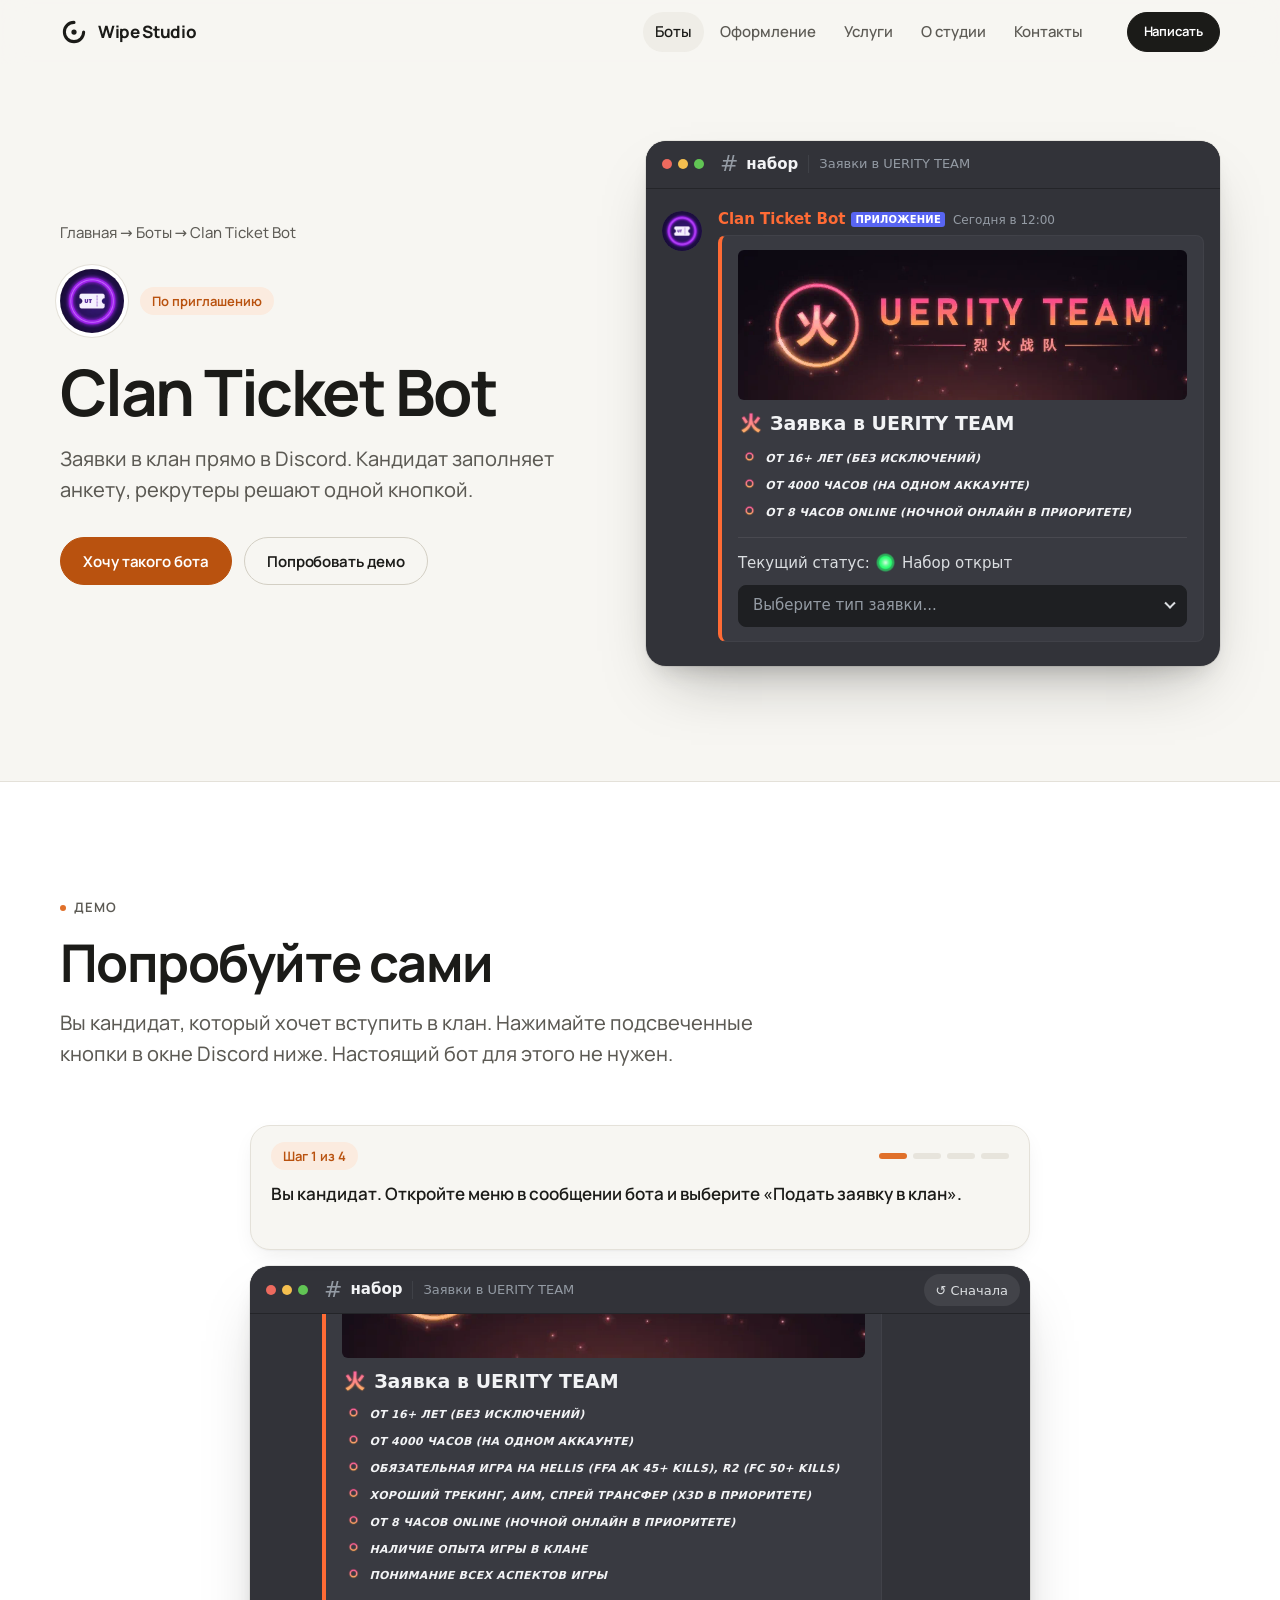
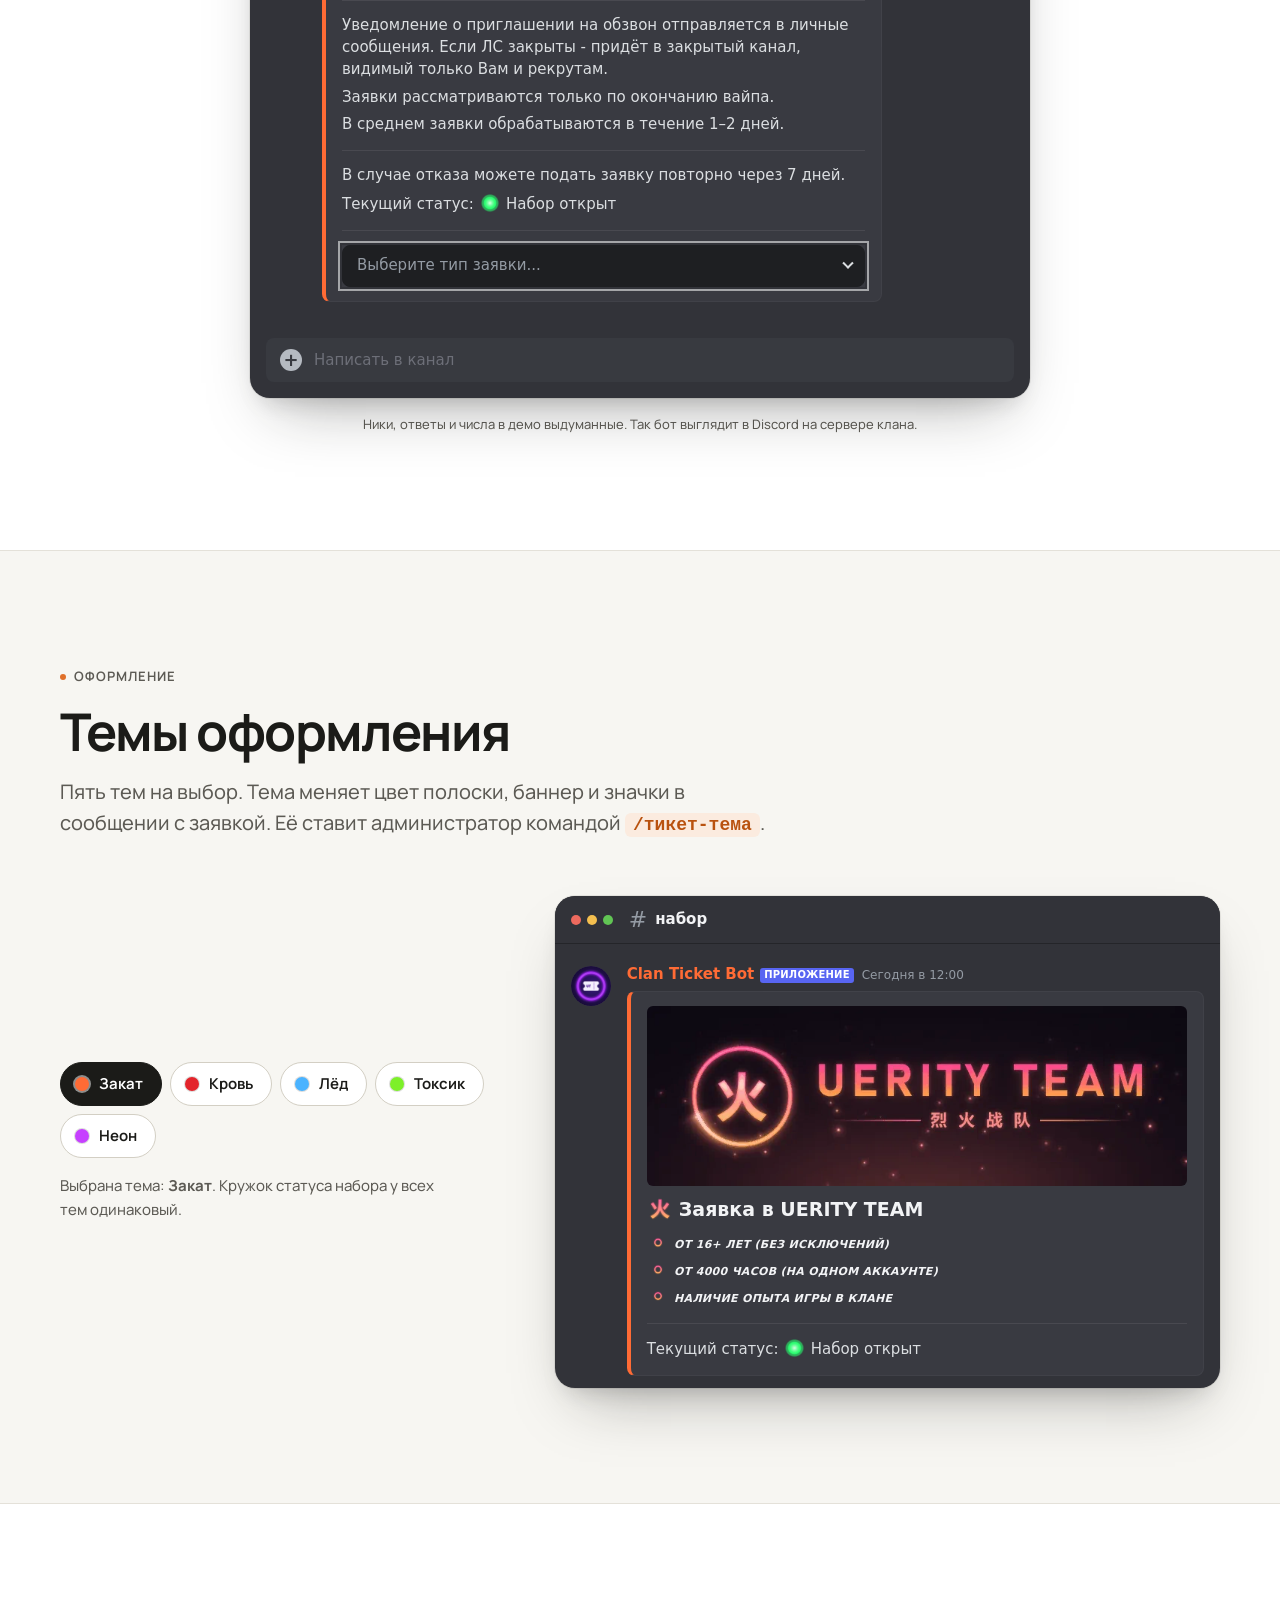
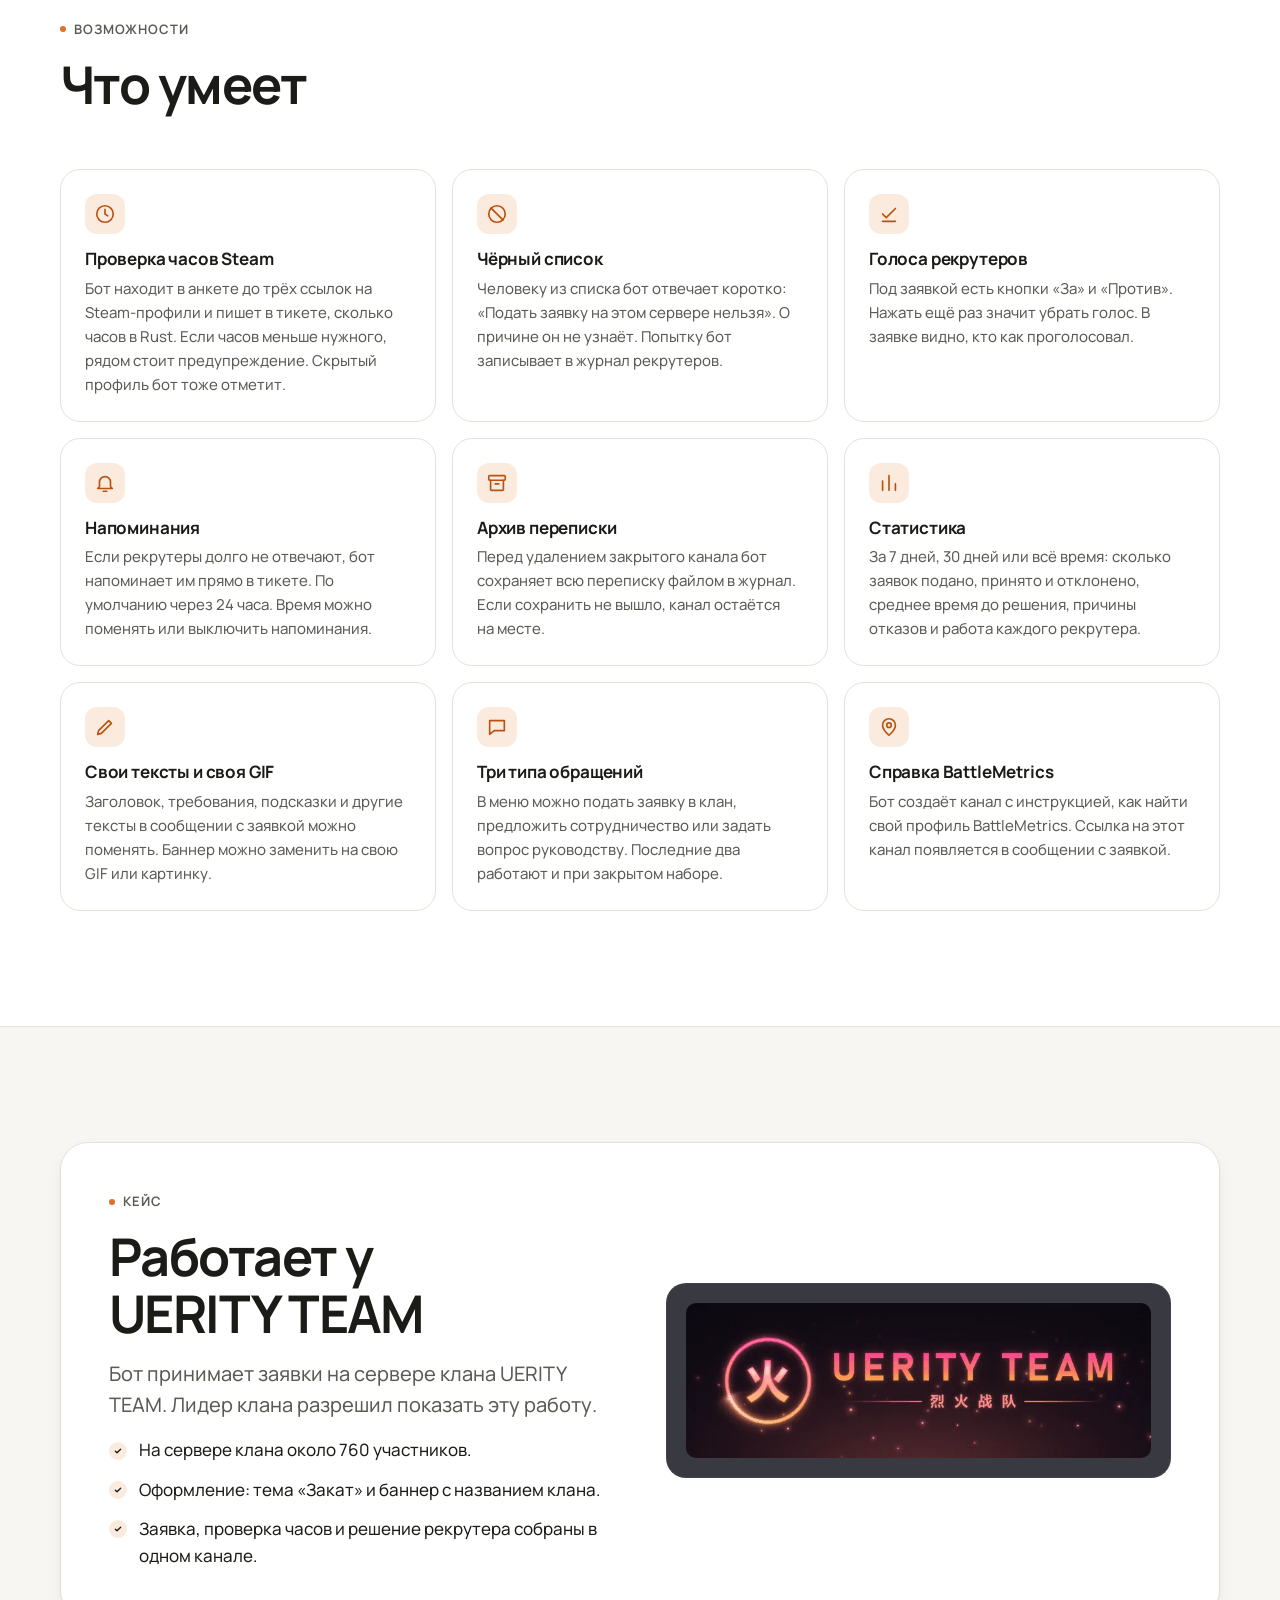
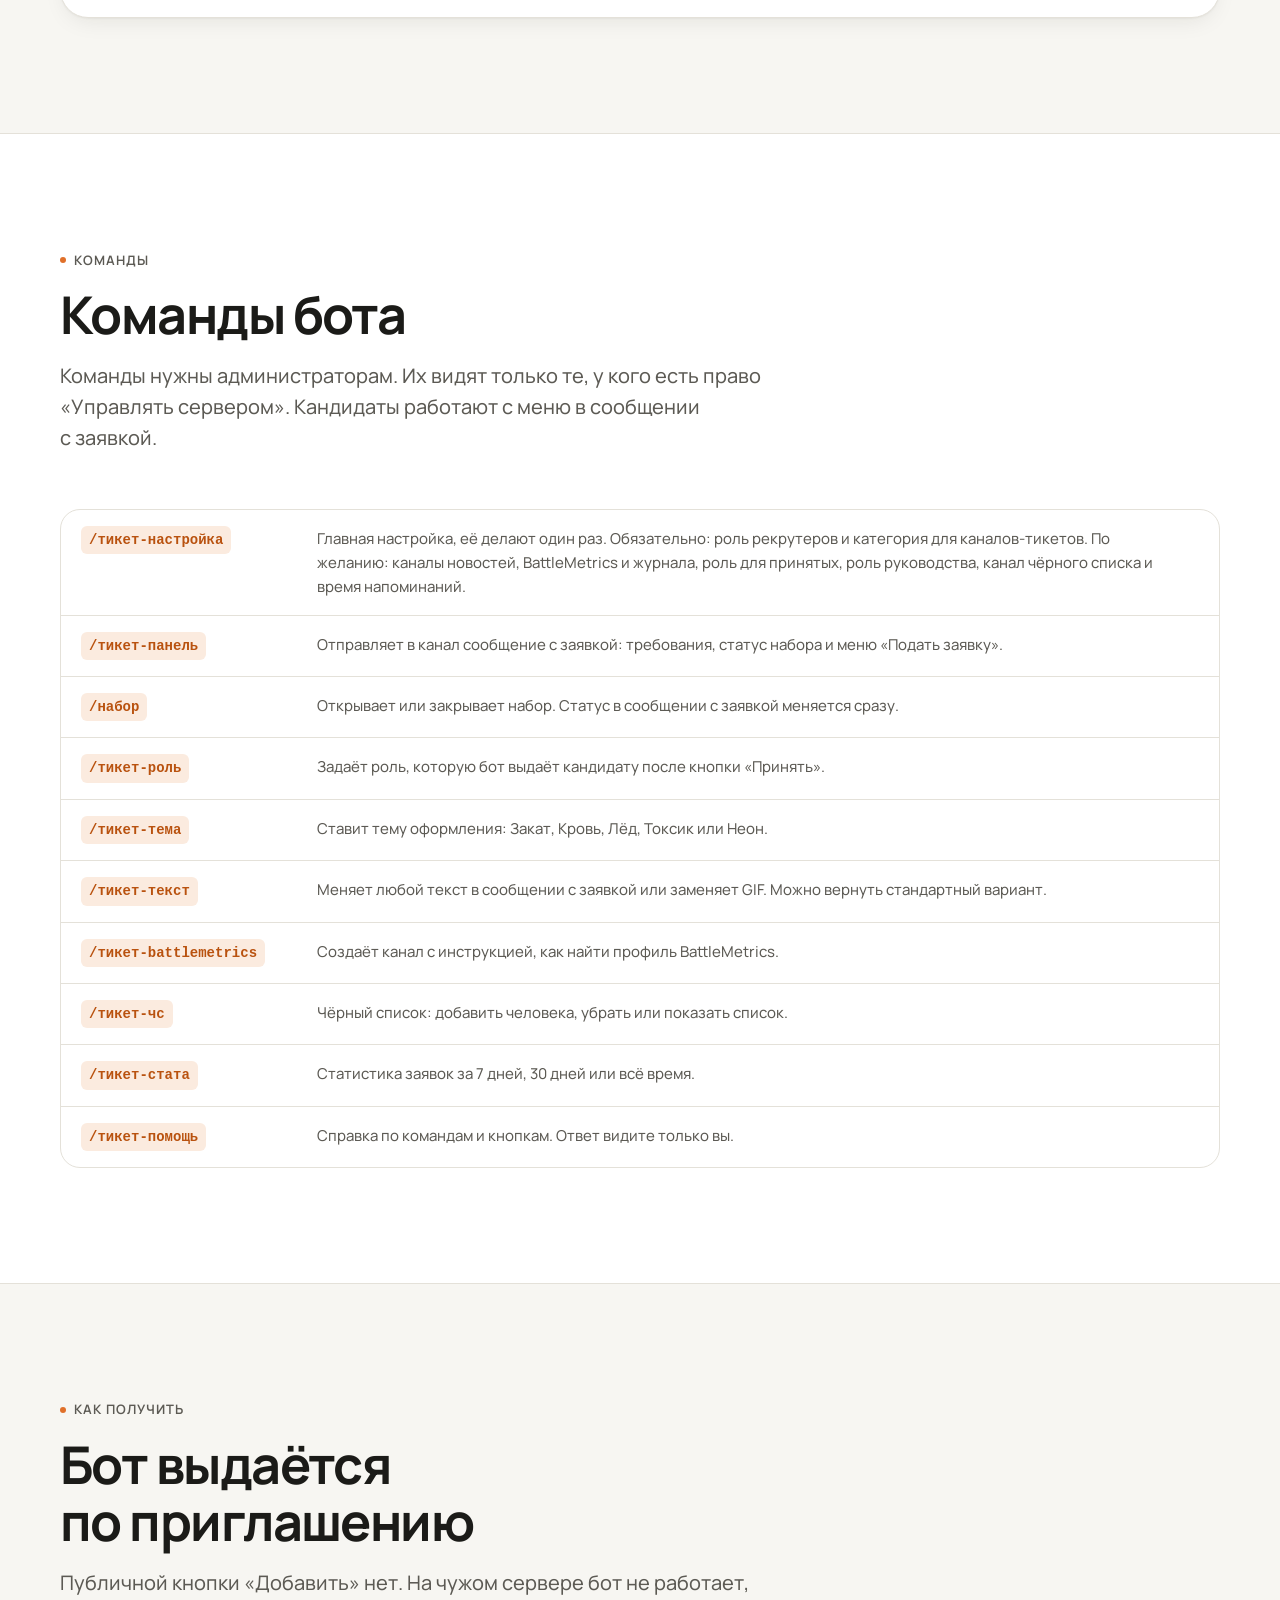
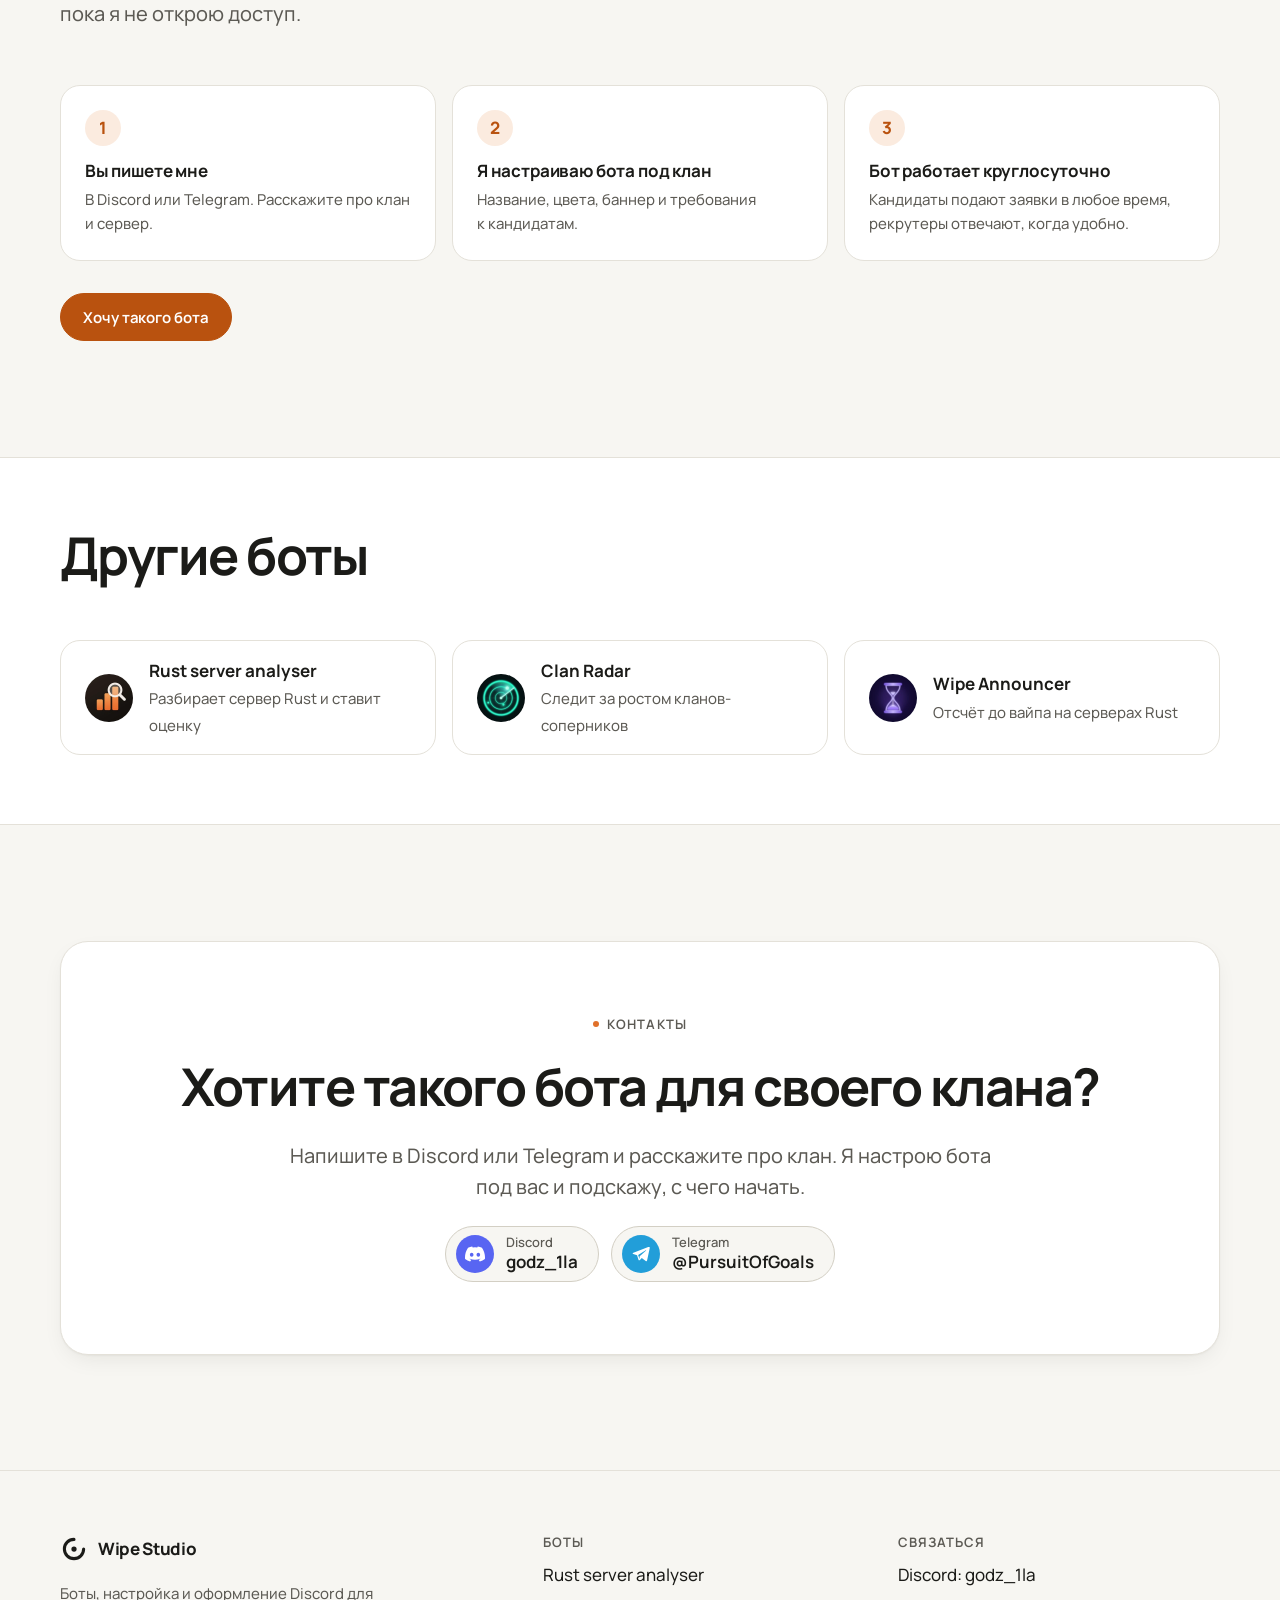
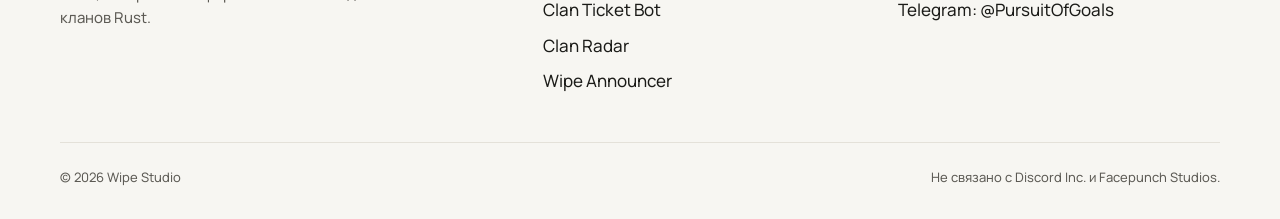
<file: ticket/index.html>
<!doctype html>
<html lang="ru">
<head>
  <meta charset="utf-8">
  <meta name="viewport" content="width=device-width, initial-scale=1">
  <title>Clan Ticket Bot — заявки в клан в Discord · Wipe Studio</title>
  <meta name="description" content="Бот заявок для Discord-сервера клана: анкета кандидата, проверка часов Steam, голоса рекрутеров, темы оформления с анимированным баннером.">
  <meta name="theme-color" content="#f7f6f2">
  <meta property="og:type" content="website">
  <meta property="og:site_name" content="Wipe Studio">
  <meta property="og:title" content="Clan Ticket Bot — заявки в клан в Discord · Wipe Studio">
  <meta property="og:description" content="Бот заявок для Discord-сервера клана: анкета кандидата, проверка часов Steam, голоса рекрутеров, темы оформления с анимированным баннером.">
  <meta property="og:locale" content="ru_RU">
  <meta property="og:url" content="https://wipe-studio.github.io/ticket/">
  <meta property="og:image" content="https://wipe-studio.github.io/assets/og.png">
  <meta property="og:image:width" content="1200">
  <meta property="og:image:height" content="630">
  <meta property="og:image:alt" content="Wipe Studio — боты и оформление Discord для кланов Rust">
  <meta name="twitter:card" content="summary_large_image">
  <link rel="canonical" href="https://wipe-studio.github.io/ticket/">
  <link rel="icon" href="../assets/logo/mark.svg" type="image/svg+xml">
  <link rel="icon" href="../assets/logo/favicon-32.png" sizes="32x32" type="image/png">
  <link rel="apple-touch-icon" href="../assets/logo/apple-touch-icon.png">
  <link rel="preload" href="../assets/fonts/manrope-cyrillic-wght-normal.woff2" as="font" type="font/woff2" crossorigin>
  <link rel="stylesheet" href="../assets/css/base.css">
  <link rel="stylesheet" href="../assets/css/discord.css">
  <link rel="stylesheet" href="../assets/css/ticket.css">
  <script>document.documentElement.classList.add("js")</script>
</head>
<body class="theme-ticket">
  <a class="skip-link" href="#main">Перейти к содержанию</a>

  <header class="site-header">
    <div class="container site-header__inner">
      <a class="brand" href="../" aria-label="Wipe Studio — на главную">
        <img src="../assets/logo/mark.svg" alt="" width="28" height="28">
        <span>Wipe Studio</span>
      </a>
      <button class="menu-toggle" type="button" aria-expanded="false" aria-controls="site-nav" aria-label="Открыть меню"><span></span></button>
      <nav class="nav" id="site-nav" aria-label="Главное меню">
        <a href="../#bots" aria-current="page">Боты</a>
        <a href="../#design">Оформление</a>
        <a href="../#services">Услуги</a>
        <a href="../#about">О студии</a>
        <a href="#contacts">Контакты</a>
        <a class="btn" href="#contacts">Написать</a>
      </nav>
      <a class="btn btn--sm btn--header" href="#contacts">Написать</a>
    </div>
  </header>

  <main id="main">
    <!-- ===== 1. Шапка бота ===== -->
    <section class="bot-hero" aria-labelledby="bot-title">
      <div class="container bot-hero__grid">
        <div data-reveal>
          <nav class="breadcrumbs" aria-label="Хлебные крошки">
            <a href="../">Главная</a> → <a href="../#bots">Боты</a> → <span aria-current="page">Clan Ticket Bot</span>
          </nav>
          <div class="bot-hero__id">
            <img class="bot-hero__avatar" src="../assets/img/avatars/ticket.webp" alt="Аватарка Clan Ticket Bot" width="64" height="64">
            <span class="badge">По приглашению</span>
          </div>
          <h1 id="bot-title">Clan Ticket Bot</h1>
          <p class="lead">Заявки в клан прямо в Discord. Кандидат заполняет анкету, рекрутеры решают одной кнопкой.</p>
          <div class="btn-row">
            <a class="btn btn--accent" href="#contacts">Хочу такого бота</a>
            <a class="btn btn--ghost" href="#demo">Попробовать демо</a>
          </div>
        </div>

        <div class="hero-preview" data-reveal="scale" aria-label="Так выглядит панель бота в Discord">
          <div class="dc" style="--dc-h:auto">
            <div class="dc__bar"><span class="dc__dots"></span><span class="dc__hash">#</span><span class="dc__channel">набор</span><span class="dc__topic">Заявки в UERITY TEAM</span></div>
            <div class="dc__log">
              <div class="dc-msg">
                <img class="dc-msg__avatar" src="../assets/img/avatars/ticket.webp" alt="" width="40" height="40">
                <div class="dc-msg__body">
                  <div class="dc-msg__head"><span class="dc-msg__name" style="color:#FF6B35">Clan Ticket Bot</span><span class="dc-app">Приложение</span><time>Сегодня в 12:00</time></div>
                  <div class="dc-box" style="--embed:#FF6B35">
                    <picture>
                      <source media="(prefers-reduced-motion: reduce)" srcset="../assets/img/banners/sunset-still.webp">
                      <img class="dc-box__media" src="../assets/img/banners/sunset.webp" alt="Баннер с названием клана UERITY TEAM" width="720" height="240">
                    </picture>
                    <div class="dc-box__text"><div class="dc-h2"><img class="dc-emoji" src="../assets/img/emoji/fire-sunset.webp" alt="" width="26" height="26"> Заявка в UERITY TEAM</div></div>
                    <div class="dc-box__text dc-reqs">
                      <div><img class="dc-emoji" src="../assets/img/emoji/ring-sunset.webp" alt="" width="22" height="22"> <b>от 16+ лет (без исключений)</b></div>
                      <div><img class="dc-emoji" src="../assets/img/emoji/ring-sunset.webp" alt="" width="22" height="22"> <b>от 4000 часов (на одном аккаунте)</b></div>
                      <div><img class="dc-emoji" src="../assets/img/emoji/ring-sunset.webp" alt="" width="22" height="22"> <b>от 8 часов online (ночной онлайн в приоритете)</b></div>
                    </div>
                    <hr class="dc-sep">
                    <div class="dc-box__text">Текущий статус: <img class="dc-emoji" src="../assets/img/emoji/status-green.webp" alt="" width="22" height="22"> Набор открыт</div>
                    <div class="dc-select"><span class="dc-select__btn" aria-hidden="true">Выберите тип заявки...</span></div>
                  </div>
                </div>
              </div>
            </div>
          </div>
        </div>
      </div>
    </section>

    <!-- ===== 2. Демо ===== -->
    <section class="section section--alt" id="demo" aria-labelledby="demo-title">
      <div class="container">
        <div class="section-head" data-reveal>
          <span class="eyebrow">Демо</span>
          <h2 class="h2" id="demo-title">Попробуйте сами</h2>
          <p class="lead">Вы кандидат, который хочет вступить в клан. Нажимайте подсвеченные кнопки в окне Discord ниже. Настоящий бот для этого не нужен.</p>
        </div>

        <div class="demo" data-reveal>
          <div class="demo-guide" aria-live="polite" aria-atomic="true">
            <div class="demo-guide__top">
              <span class="badge" id="demo-count">Шаг 1 из 4</span>
              <ol class="demo-dots" aria-hidden="true"><li></li><li></li><li></li><li></li></ol>
            </div>
            <p class="demo-guide__text" id="demo-hint">Откройте меню в сообщении бота и выберите «Подать заявку в клан».</p>
          </div>

          <div class="dc" id="ticket-demo" role="group" aria-label="Демо Clan Ticket Bot в окне Discord">
            <div class="dc__bar"><span class="dc__dots"></span><span class="dc__hash">#</span><span class="dc__channel" id="dm-channel">набор</span><span class="dc__topic" id="dm-topic">Заявки в UERITY TEAM</span></div>
            <button class="dc-replay" type="button" data-dc-action="replay">↺ Сначала</button>
            <div class="dc__log" role="log" aria-live="polite"></div>
            <div class="dc__typing" aria-hidden="true"></div>
            <div class="dc__input" aria-hidden="true">Написать в канал</div>

            <!-- Окно-анкета (шаг 2) -->
            <div class="dc-modal" id="dm-form" hidden>
              <div class="dc-modal__card" role="dialog" aria-modal="true" aria-labelledby="dm-form-title">
                <div class="dc-modal__head"><img src="../assets/img/avatars/ticket.webp" alt="" width="24" height="24"><h3 id="dm-form-title">Анкета на вступление</h3><button class="dc-modal__close" type="button" aria-label="Закрыть" data-dc-action="form-cancel">×</button></div>
                <div class="dc-modal__body" id="dm-fields"></div>
                <div class="dc-modal__foot"><button class="dc-link-btn" type="button" data-dc-action="form-cancel">Отмена</button><button class="dc-btn dc-btn--primary" type="button" id="dm-submit" data-dc-action="form-submit" disabled>Отправить</button></div>
              </div>
            </div>

            <!-- Окно «Причина отказа» -->
            <div class="dc-modal" id="dm-deny" hidden>
              <div class="dc-modal__card" role="dialog" aria-modal="true" aria-labelledby="dm-deny-title">
                <div class="dc-modal__head"><img src="../assets/img/avatars/ticket.webp" alt="" width="24" height="24"><h3 id="dm-deny-title">Причина отказа</h3><button class="dc-modal__close" type="button" aria-label="Закрыть" data-dc-action="deny-cancel">×</button></div>
                <div class="dc-modal__body">
                  <span class="dc-label">Причина (можно оставить пустой)</span>
                  <div class="dc-input dc-input--area" id="dm-reason"></div>
                </div>
                <div class="dc-modal__foot"><button class="dc-link-btn" type="button" data-dc-action="deny-cancel">Отмена</button><button class="dc-btn dc-btn--danger" type="button" id="dm-deny-submit" data-dc-action="deny-submit" disabled>Отправить</button></div>
              </div>
            </div>
          </div>
          <p class="demo-note">Ники, ответы и числа в демо выдуманные. Так бот выглядит в Discord на сервере клана.</p>
        </div>
      </div>
    </section>

    <!-- ===== 3. Темы оформления ===== -->
    <section class="section" id="themes" aria-labelledby="themes-title">
      <div class="container">
        <div class="section-head" data-reveal>
          <span class="eyebrow">Оформление</span>
          <h2 class="h2" id="themes-title">Темы оформления</h2>
          <p class="lead">Пять тем на выбор. Тема меняет цвет полоски, баннер и значки в сообщении с заявкой. Её ставит администратор командой <code class="inline-cmd">/тикет-тема</code>.</p>
        </div>
        <div class="themes">
          <div class="themes__side" data-reveal>
            <div class="theme-list" role="group" aria-label="Выбор темы">
              <button type="button" class="theme-btn" data-theme="sunset" aria-pressed="true"><i style="--sw:#FF6B35"></i>Закат</button>
              <button type="button" class="theme-btn" data-theme="blood" aria-pressed="false"><i style="--sw:#E3242B"></i>Кровь</button>
              <button type="button" class="theme-btn" data-theme="ice" aria-pressed="false"><i style="--sw:#4AB3FF"></i>Лёд</button>
              <button type="button" class="theme-btn" data-theme="toxic" aria-pressed="false"><i style="--sw:#7DF029"></i>Токсик</button>
              <button type="button" class="theme-btn" data-theme="neon" aria-pressed="false"><i style="--sw:#C640FF"></i>Неон</button>
            </div>
            <p class="muted theme-note">Выбрана тема: <strong id="th-name">Закат</strong>. Кружок статуса набора у всех тем одинаковый.</p>
          </div>
          <div class="themes__view" data-reveal="scale">
            <div class="dc" style="--dc-h:auto">
              <div class="dc__bar"><span class="dc__dots"></span><span class="dc__hash">#</span><span class="dc__channel">набор</span></div>
              <div class="dc__log">
                <div class="dc-msg">
                  <img class="dc-msg__avatar" src="../assets/img/avatars/ticket.webp" alt="" width="40" height="40" loading="lazy">
                  <div class="dc-msg__body">
                    <div class="dc-msg__head"><span class="dc-msg__name" style="color:#FF6B35">Clan Ticket Bot</span><span class="dc-app">Приложение</span><time>Сегодня в 12:00</time></div>
                    <div class="dc-box" id="th-box" style="--embed:#FF6B35">
                      <picture>
                        <source id="th-source" media="(prefers-reduced-motion: reduce)" srcset="../assets/img/banners/sunset-still.webp">
                        <img class="dc-box__media" id="th-banner" src="../assets/img/banners/sunset.webp" alt="Баннер темы «Закат»" width="720" height="240" loading="lazy">
                      </picture>
                      <div class="dc-box__text"><div class="dc-h2"><img class="dc-emoji" id="th-fire" src="../assets/img/emoji/fire-sunset.webp" alt="" width="26" height="26" loading="lazy"> Заявка в UERITY TEAM</div></div>
                      <div class="dc-box__text dc-reqs">
                        <div><img class="dc-emoji th-ring" src="../assets/img/emoji/ring-sunset.webp" alt="" width="22" height="22" loading="lazy"> <b>от 16+ лет (без исключений)</b></div>
                        <div><img class="dc-emoji th-ring" src="../assets/img/emoji/ring-sunset.webp" alt="" width="22" height="22" loading="lazy"> <b>от 4000 часов (на одном аккаунте)</b></div>
                        <div><img class="dc-emoji th-ring" src="../assets/img/emoji/ring-sunset.webp" alt="" width="22" height="22" loading="lazy"> <b>наличие опыта игры в клане</b></div>
                      </div>
                      <hr class="dc-sep">
                      <div class="dc-box__text">Текущий статус: <img class="dc-emoji" src="../assets/img/emoji/status-green.webp" alt="" width="22" height="22" loading="lazy"> Набор открыт</div>
                    </div>
                  </div>
                </div>
              </div>
            </div>
          </div>
        </div>
      </div>
    </section>

    <!-- ===== 4. Что умеет ===== -->
    <section class="section section--alt" id="features" aria-labelledby="features-title">
      <div class="container">
        <div class="section-head" data-reveal>
          <span class="eyebrow">Возможности</span>
          <h2 class="h2" id="features-title">Что умеет</h2>
        </div>
        <div class="features" data-stagger="0.06">
          <article class="feature" data-reveal>
            <span class="feature__icon"><svg viewBox="0 0 24 24" fill="none" stroke="currentColor" stroke-width="1.8" stroke-linecap="round" stroke-linejoin="round" aria-hidden="true"><circle cx="12" cy="12" r="9"/><path d="M12 7v5l3 2"/></svg></span>
            <h3>Проверка часов Steam</h3>
            <p>Бот находит в анкете до трёх ссылок на Steam-профили и пишет в тикете, сколько часов в Rust. Если часов меньше нужного, рядом стоит предупреждение. Скрытый профиль бот тоже отметит.</p>
          </article>
          <article class="feature" data-reveal>
            <span class="feature__icon"><svg viewBox="0 0 24 24" fill="none" stroke="currentColor" stroke-width="1.8" stroke-linecap="round" stroke-linejoin="round" aria-hidden="true"><circle cx="12" cy="12" r="9"/><path d="M5.6 5.6l12.8 12.8"/></svg></span>
            <h3>Чёрный список</h3>
            <p>Человеку из списка бот отвечает коротко: «Подать заявку на этом сервере нельзя». О причине он не узнаёт. Попытку бот записывает в журнал рекрутеров.</p>
          </article>
          <article class="feature" data-reveal>
            <span class="feature__icon"><svg viewBox="0 0 24 24" fill="none" stroke="currentColor" stroke-width="1.8" stroke-linecap="round" stroke-linejoin="round" aria-hidden="true"><path d="M5 12l4 4 10-10"/><path d="M5 20h14"/></svg></span>
            <h3>Голоса рекрутеров</h3>
            <p>Под заявкой есть кнопки «За» и «Против». Нажать ещё раз значит убрать голос. В заявке видно, кто как проголосовал.</p>
          </article>
          <article class="feature" data-reveal>
            <span class="feature__icon"><svg viewBox="0 0 24 24" fill="none" stroke="currentColor" stroke-width="1.8" stroke-linecap="round" stroke-linejoin="round" aria-hidden="true"><path d="M6 16v-5a6 6 0 0 1 12 0v5l2 2H4z"/><path d="M10 21h4"/></svg></span>
            <h3>Напоминания</h3>
            <p>Если рекрутеры долго не отвечают, бот напоминает им прямо в тикете. По умолчанию через 24 часа. Время можно поменять или выключить напоминания.</p>
          </article>
          <article class="feature" data-reveal>
            <span class="feature__icon"><svg viewBox="0 0 24 24" fill="none" stroke="currentColor" stroke-width="1.8" stroke-linecap="round" stroke-linejoin="round" aria-hidden="true"><rect x="3" y="4" width="18" height="5" rx="1"/><path d="M5 9v10a1 1 0 0 0 1 1h12a1 1 0 0 0 1-1V9M10 13h4"/></svg></span>
            <h3>Архив переписки</h3>
            <p>Перед удалением закрытого канала бот сохраняет всю переписку файлом в журнал. Если сохранить не вышло, канал остаётся на месте.</p>
          </article>
          <article class="feature" data-reveal>
            <span class="feature__icon"><svg viewBox="0 0 24 24" fill="none" stroke="currentColor" stroke-width="1.8" stroke-linecap="round" stroke-linejoin="round" aria-hidden="true"><path d="M5 20V10M12 20V4M19 20v-7"/></svg></span>
            <h3>Статистика</h3>
            <p>За 7 дней, 30 дней или всё время: сколько заявок подано, принято и отклонено, среднее время до решения, причины отказов и работа каждого рекрутера.</p>
          </article>
          <article class="feature" data-reveal>
            <span class="feature__icon"><svg viewBox="0 0 24 24" fill="none" stroke="currentColor" stroke-width="1.8" stroke-linecap="round" stroke-linejoin="round" aria-hidden="true"><path d="M4 20l4-1 11-11-3-3L5 16z"/></svg></span>
            <h3>Свои тексты и своя GIF</h3>
            <p>Заголовок, требования, подсказки и другие тексты в сообщении с заявкой можно поменять. Баннер можно заменить на свою GIF или картинку.</p>
          </article>
          <article class="feature" data-reveal>
            <span class="feature__icon"><svg viewBox="0 0 24 24" fill="none" stroke="currentColor" stroke-width="1.8" stroke-linecap="round" stroke-linejoin="round" aria-hidden="true"><path d="M4 5h16v11H9l-5 4z"/></svg></span>
            <h3>Три типа обращений</h3>
            <p>В меню можно подать заявку в клан, предложить сотрудничество или задать вопрос руководству. Последние два работают и при закрытом наборе.</p>
          </article>
          <article class="feature" data-reveal>
            <span class="feature__icon"><svg viewBox="0 0 24 24" fill="none" stroke="currentColor" stroke-width="1.8" stroke-linecap="round" stroke-linejoin="round" aria-hidden="true"><path d="M12 21s7-6.2 7-11a7 7 0 0 0-14 0c0 4.8 7 11 7 11z"/><circle cx="12" cy="10" r="2.5"/></svg></span>
            <h3>Справка BattleMetrics</h3>
            <p>Бот создаёт канал с инструкцией, как найти свой профиль BattleMetrics. Ссылка на этот канал появляется в сообщении с заявкой.</p>
          </article>
        </div>
      </div>
    </section>

    <!-- ===== 5. Кейс ===== -->
    <section class="section" id="case" aria-labelledby="case-title">
      <div class="container">
        <div class="case" data-reveal>
          <div class="case__text">
            <span class="eyebrow">Кейс</span>
            <h2 class="h2" id="case-title">Работает у UERITY TEAM</h2>
            <p class="lead">Бот принимает заявки на сервере клана UERITY TEAM. Лидер клана разрешил показать эту работу.</p>
            <ul class="checklist">
              <li>На сервере клана около 760 участников.</li>
              <li>Оформление: тема «Закат» и баннер с названием клана.</li>
              <li>Заявка, проверка часов и решение рекрутера собраны в одном канале.</li>
            </ul>
          </div>
          <div class="case__art" aria-hidden="false">
            <picture>
              <source media="(prefers-reduced-motion: reduce)" srcset="../assets/img/banners/sunset-still.webp">
              <img src="../assets/img/banners/sunset.webp" alt="Баннер UERITY TEAM в теме «Закат»" width="720" height="240" loading="lazy">
            </picture>
          </div>
        </div>
      </div>
    </section>

    <!-- ===== 6. Команды ===== -->
    <section class="section section--alt" id="commands" aria-labelledby="commands-title">
      <div class="container">
        <div class="section-head" data-reveal>
          <span class="eyebrow">Команды</span>
          <h2 class="h2" id="commands-title">Команды бота</h2>
          <p class="lead">Команды нужны администраторам. Их видят только те, у кого есть право «Управлять сервером». Кандидаты работают с меню в сообщении с заявкой.</p>
        </div>
        <div class="commands" data-reveal>
          <div class="command"><code>/тикет-настройка</code><p>Главная настройка, её делают один раз. Обязательно: роль рекрутеров и категория для каналов-тикетов. По желанию: каналы новостей, BattleMetrics и журнала, роль для принятых, роль руководства, канал чёрного списка и время напоминаний.</p></div>
          <div class="command"><code>/тикет-панель</code><p>Отправляет в канал сообщение с заявкой: требования, статус набора и меню «Подать заявку».</p></div>
          <div class="command"><code>/набор</code><p>Открывает или закрывает набор. Статус в сообщении с заявкой меняется сразу.</p></div>
          <div class="command"><code>/тикет-роль</code><p>Задаёт роль, которую бот выдаёт кандидату после кнопки «Принять».</p></div>
          <div class="command"><code>/тикет-тема</code><p>Ставит тему оформления: Закат, Кровь, Лёд, Токсик или Неон.</p></div>
          <div class="command"><code>/тикет-текст</code><p>Меняет любой текст в сообщении с заявкой или заменяет GIF. Можно вернуть стандартный вариант.</p></div>
          <div class="command"><code>/тикет-battlemetrics</code><p>Создаёт канал с инструкцией, как найти профиль BattleMetrics.</p></div>
          <div class="command"><code>/тикет-чс</code><p>Чёрный список: добавить человека, убрать или показать список.</p></div>
          <div class="command"><code>/тикет-стата</code><p>Статистика заявок за 7 дней, 30 дней или всё время.</p></div>
          <div class="command"><code>/тикет-помощь</code><p>Справка по командам и кнопкам. Ответ видите только вы.</p></div>
        </div>
      </div>
    </section>

    <!-- ===== 7. Как получить ===== -->
    <section class="section" id="get" aria-labelledby="get-title">
      <div class="container">
        <div class="section-head" data-reveal>
          <span class="eyebrow">Как получить</span>
          <h2 class="h2" id="get-title">Бот выдаётся по приглашению</h2>
          <p class="lead">Публичной кнопки «Добавить» нет. На чужом сервере бот не работает, пока я не открою доступ.</p>
        </div>
        <ol class="steps" data-stagger="0.1">
          <li class="step" data-reveal><span class="step__num">1</span><h3>Вы пишете мне</h3><p>В Discord или Telegram. Расскажите про клан и сервер.</p></li>
          <li class="step" data-reveal><span class="step__num">2</span><h3>Я настраиваю бота под клан</h3><p>Название, цвета, баннер и требования к кандидатам.</p></li>
          <li class="step" data-reveal><span class="step__num">3</span><h3>Бот работает круглосуточно</h3><p>Кандидаты подают заявки в любое время, рекрутеры отвечают, когда удобно.</p></li>
        </ol>
        <div class="btn-row get-cta" data-reveal><a class="btn btn--accent" href="#contacts">Хочу такого бота</a></div>
      </div>
    </section>

    <!-- ===== 8. Другие боты ===== -->
    <section class="section section--tight section--alt" id="other" aria-labelledby="other-title">
      <div class="container">
        <div class="section-head" data-reveal>
          <h2 class="h2" id="other-title">Другие боты</h2>
        </div>
        <div class="other-bots" data-stagger="0.1">
          <a class="other-bot" href="../analyser/" data-reveal>
            <img src="../assets/img/avatars/analyser.webp" alt="" width="48" height="48" loading="lazy">
            <div><strong>Rust server analyser</strong><span>Разбирает сервер Rust и ставит оценку</span></div>
          </a>
          <a class="other-bot" href="../radar/" data-reveal>
            <img src="../assets/img/avatars/radar.webp" alt="" width="48" height="48" loading="lazy">
            <div><strong>Clan Radar</strong><span>Следит за ростом кланов-соперников</span></div>
          </a>
          <a class="other-bot" href="../wipe/" data-reveal>
            <img src="../assets/img/avatars/wipe.webp" alt="" width="48" height="48" loading="lazy" decoding="async">
            <div><strong>Wipe Announcer</strong><span>Отсчёт до вайпа на серверах Rust</span></div>
          </a>
        </div>
      </div>
    </section>

    <!-- ===== Контакты (одинаковый блок на всех страницах; заголовок и текст можно менять под страницу) ===== -->
    <section class="section contact-cta" id="contacts" aria-labelledby="contacts-title">
      <div class="container">
        <div class="contact-cta__box" data-reveal>
          <span class="eyebrow">Контакты</span>
          <h2 class="h2" id="contacts-title">Хотите такого бота для своего клана?</h2>
          <p class="lead">Напишите в Discord или Telegram и расскажите про клан. Я настрою бота под вас и подскажу, с чего начать.</p>
          <div class="contact-list">
            <a class="contact-chip" href="#contacts" data-contact="discord">
              <span class="contact-chip__icon contact-chip__icon--discord"><svg viewBox="0 0 24 24" aria-hidden="true" fill="currentColor"><path d="M20.317 4.37a19.79 19.79 0 0 0-4.885-1.515.074.074 0 0 0-.079.037c-.21.375-.444.865-.608 1.25a18.27 18.27 0 0 0-5.487 0 12.64 12.64 0 0 0-.617-1.25.077.077 0 0 0-.079-.037A19.74 19.74 0 0 0 3.677 4.37a.07.07 0 0 0-.032.027C.533 9.046-.32 13.58.099 18.057a.082.082 0 0 0 .031.057 19.9 19.9 0 0 0 5.993 3.03.078.078 0 0 0 .084-.028c.462-.63.874-1.295 1.226-1.994a.076.076 0 0 0-.041-.106 13.1 13.1 0 0 1-1.872-.892.077.077 0 0 1-.008-.128c.126-.094.252-.192.372-.291a.074.074 0 0 1 .078-.01c3.928 1.793 8.18 1.793 12.062 0a.074.074 0 0 1 .078.01c.12.098.246.198.373.292a.077.077 0 0 1-.006.127 12.3 12.3 0 0 1-1.873.892.077.077 0 0 0-.041.107c.36.698.772 1.362 1.225 1.993a.076.076 0 0 0 .084.028 19.84 19.84 0 0 0 6.002-3.03.077.077 0 0 0 .032-.054c.5-5.177-.838-9.674-3.549-13.66a.061.061 0 0 0-.031-.03zM8.02 15.33c-1.183 0-2.157-1.085-2.157-2.419 0-1.333.956-2.419 2.157-2.419 1.21 0 2.176 1.096 2.157 2.42 0 1.333-.956 2.418-2.157 2.418zm7.975 0c-1.183 0-2.157-1.085-2.157-2.419 0-1.333.955-2.419 2.157-2.419 1.21 0 2.176 1.096 2.157 2.42 0 1.333-.946 2.418-2.157 2.418z"/></svg></span>
              <span><small>Discord</small>godz_1la</span>
            </a>
            <a class="contact-chip" href="https://t.me/PursuitOfGoals" data-contact="telegram">
              <span class="contact-chip__icon contact-chip__icon--telegram"><svg viewBox="0 0 24 24" aria-hidden="true" fill="currentColor"><path d="M20.66 3.72 2.93 10.56c-1.21.49-1.2 1.16-.22 1.46l4.55 1.42 1.74 5.36c.21.58.11.81.72.81.47 0 .68-.21.94-.47l2.27-2.2 4.72 3.49c.87.48 1.5.23 1.71-.81l3.1-14.6c.32-1.27-.48-1.85-1.5-1.3zM8.6 13.2l9.03-5.7c.45-.27.86-.12.52.18l-7.73 6.98-.3 3.2-1.52-4.66z"/></svg></span>
              <span><small>Telegram</small>@PursuitOfGoals</span>
            </a>
          </div>
        </div>
      </div>
    </section>
  </main>

  <footer class="site-footer">
    <div class="container">
      <div class="site-footer__grid">
        <div>
          <a class="brand" href="../">
            <img src="../assets/logo/mark.svg" alt="" width="28" height="28">
            <span>Wipe Studio</span>
          </a>
          <p class="site-footer__note">Боты, настройка и оформление Discord для кланов Rust.</p>
        </div>
        <div>
          <h2>Боты</h2>
          <ul>
            <li><a href="../analyser/">Rust server analyser</a></li>
            <li><a href="../ticket/">Clan Ticket Bot</a></li>
            <li><a href="../radar/">Clan Radar</a></li>
            <li><a href="../wipe/">Wipe Announcer</a></li>
          </ul>
        </div>
        <div>
          <h2>Связаться</h2>
          <ul>
            <li><a href="#contacts" data-contact="discord">Discord: godz_1la</a></li>
            <li><a href="https://t.me/PursuitOfGoals" data-contact="telegram">Telegram: @PursuitOfGoals</a></li>
          </ul>
        </div>
      </div>
      <div class="site-footer__bottom">
        <span>© <span data-year>2026</span> Wipe Studio</span>
        <span>Не связано с Discord Inc. и Facepunch Studios.</span>
      </div>
    </div>
  </footer>

  <script src="../assets/js/site.js" defer></script>
  <script src="../assets/js/discord.js" defer></script>
  <script src="../assets/js/ticket.js" defer></script>
</body>
</html>
</file>
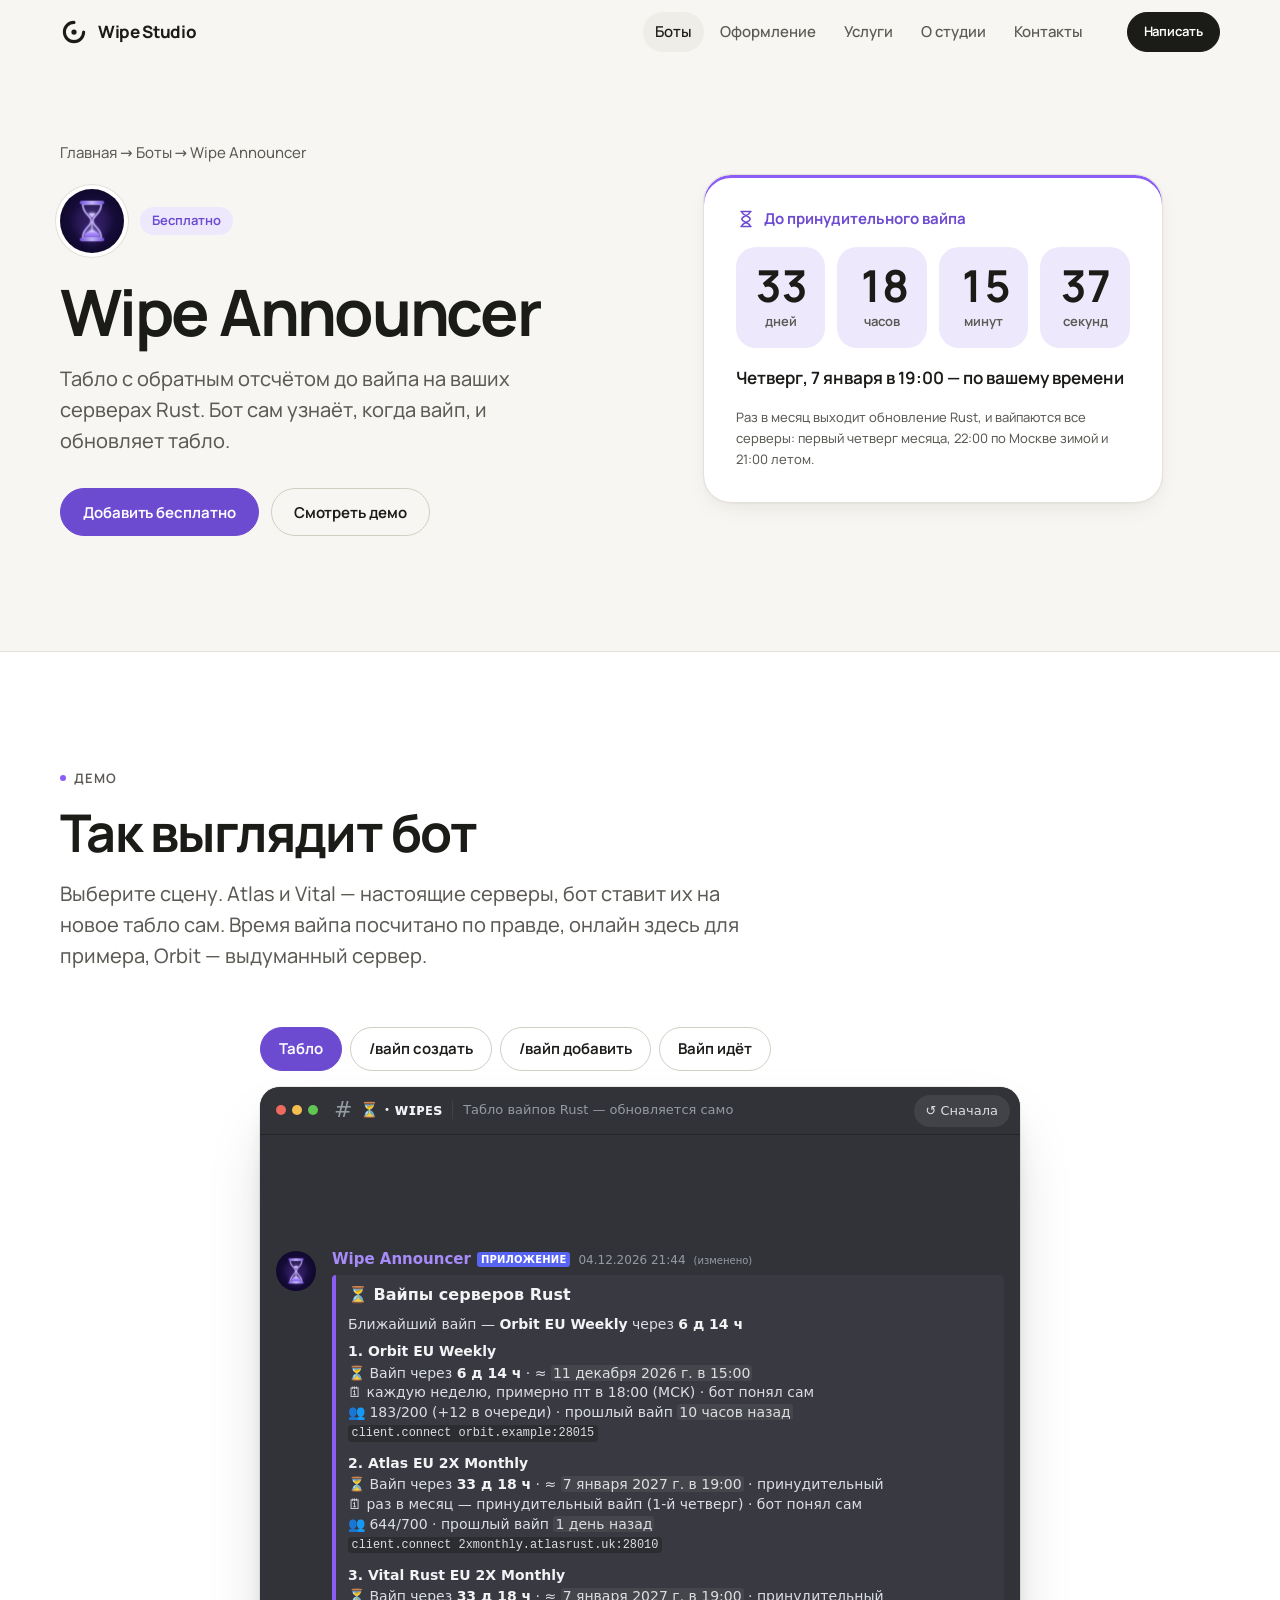
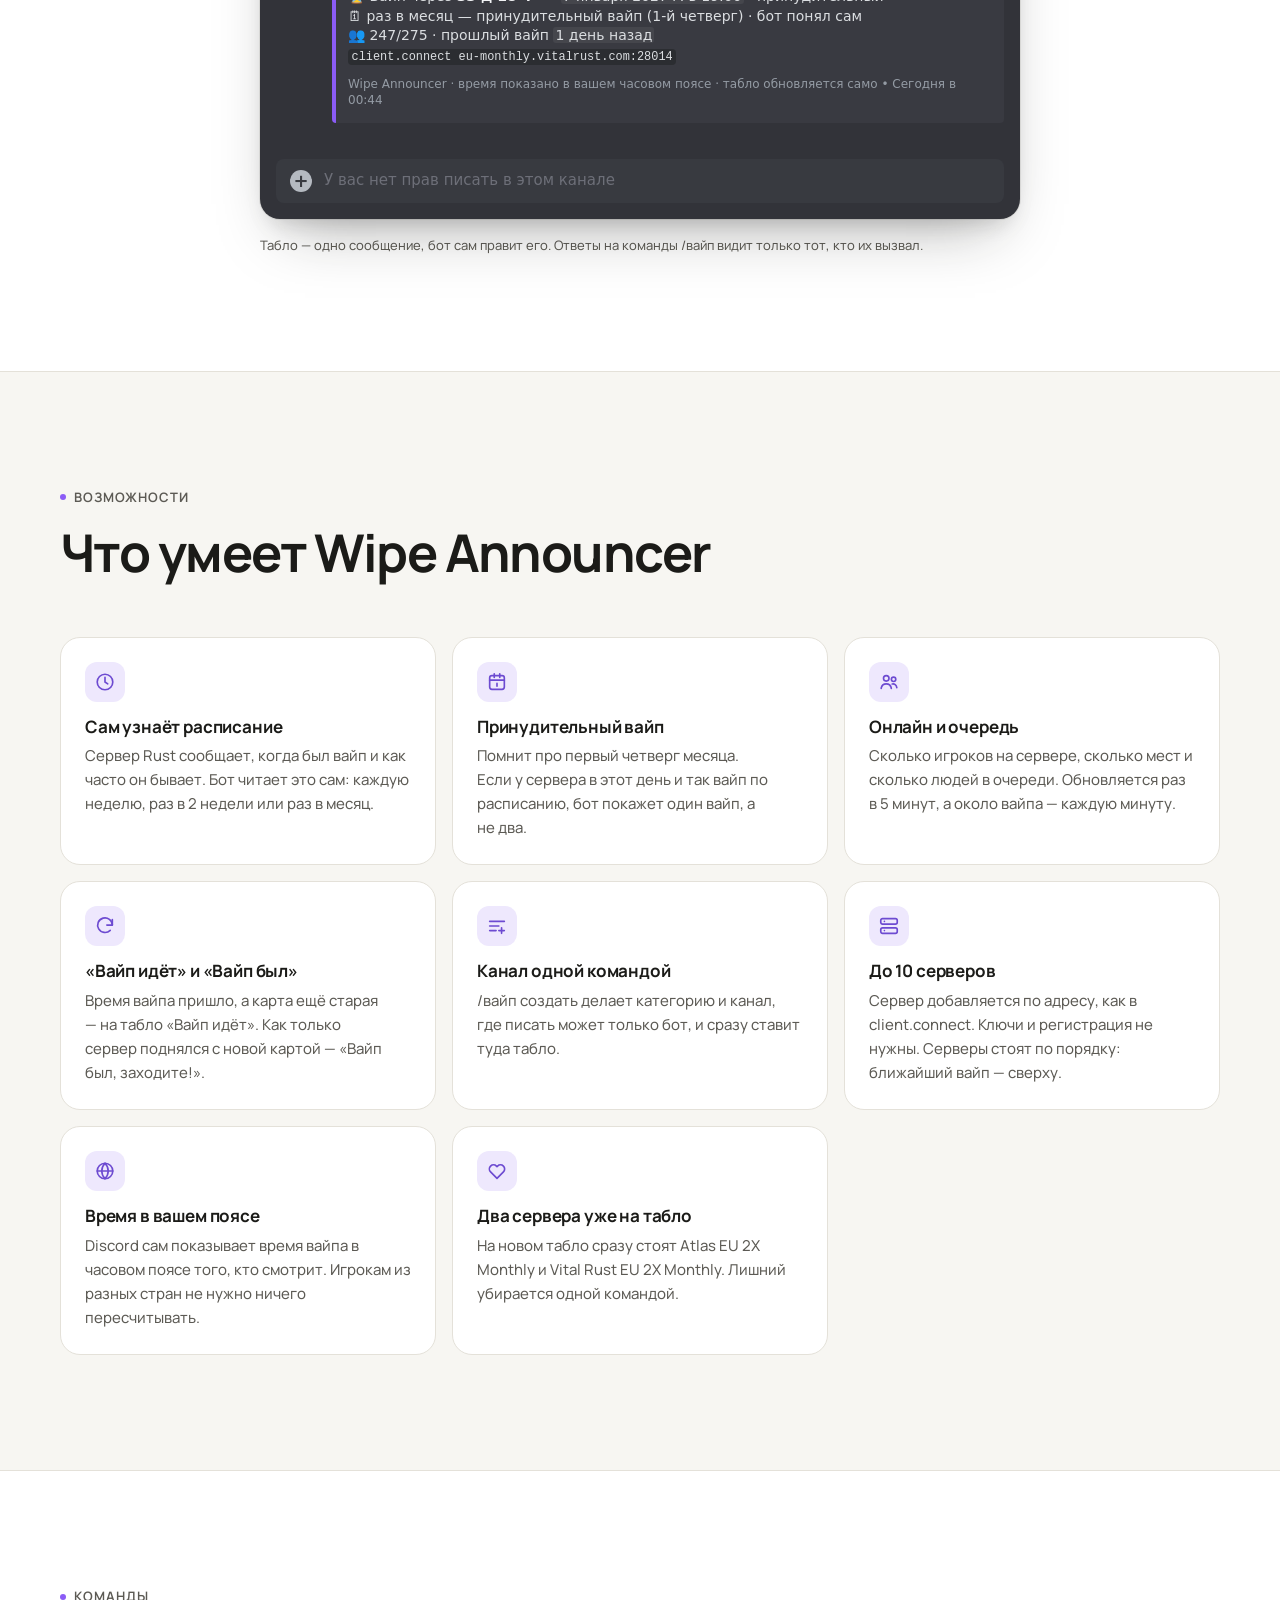
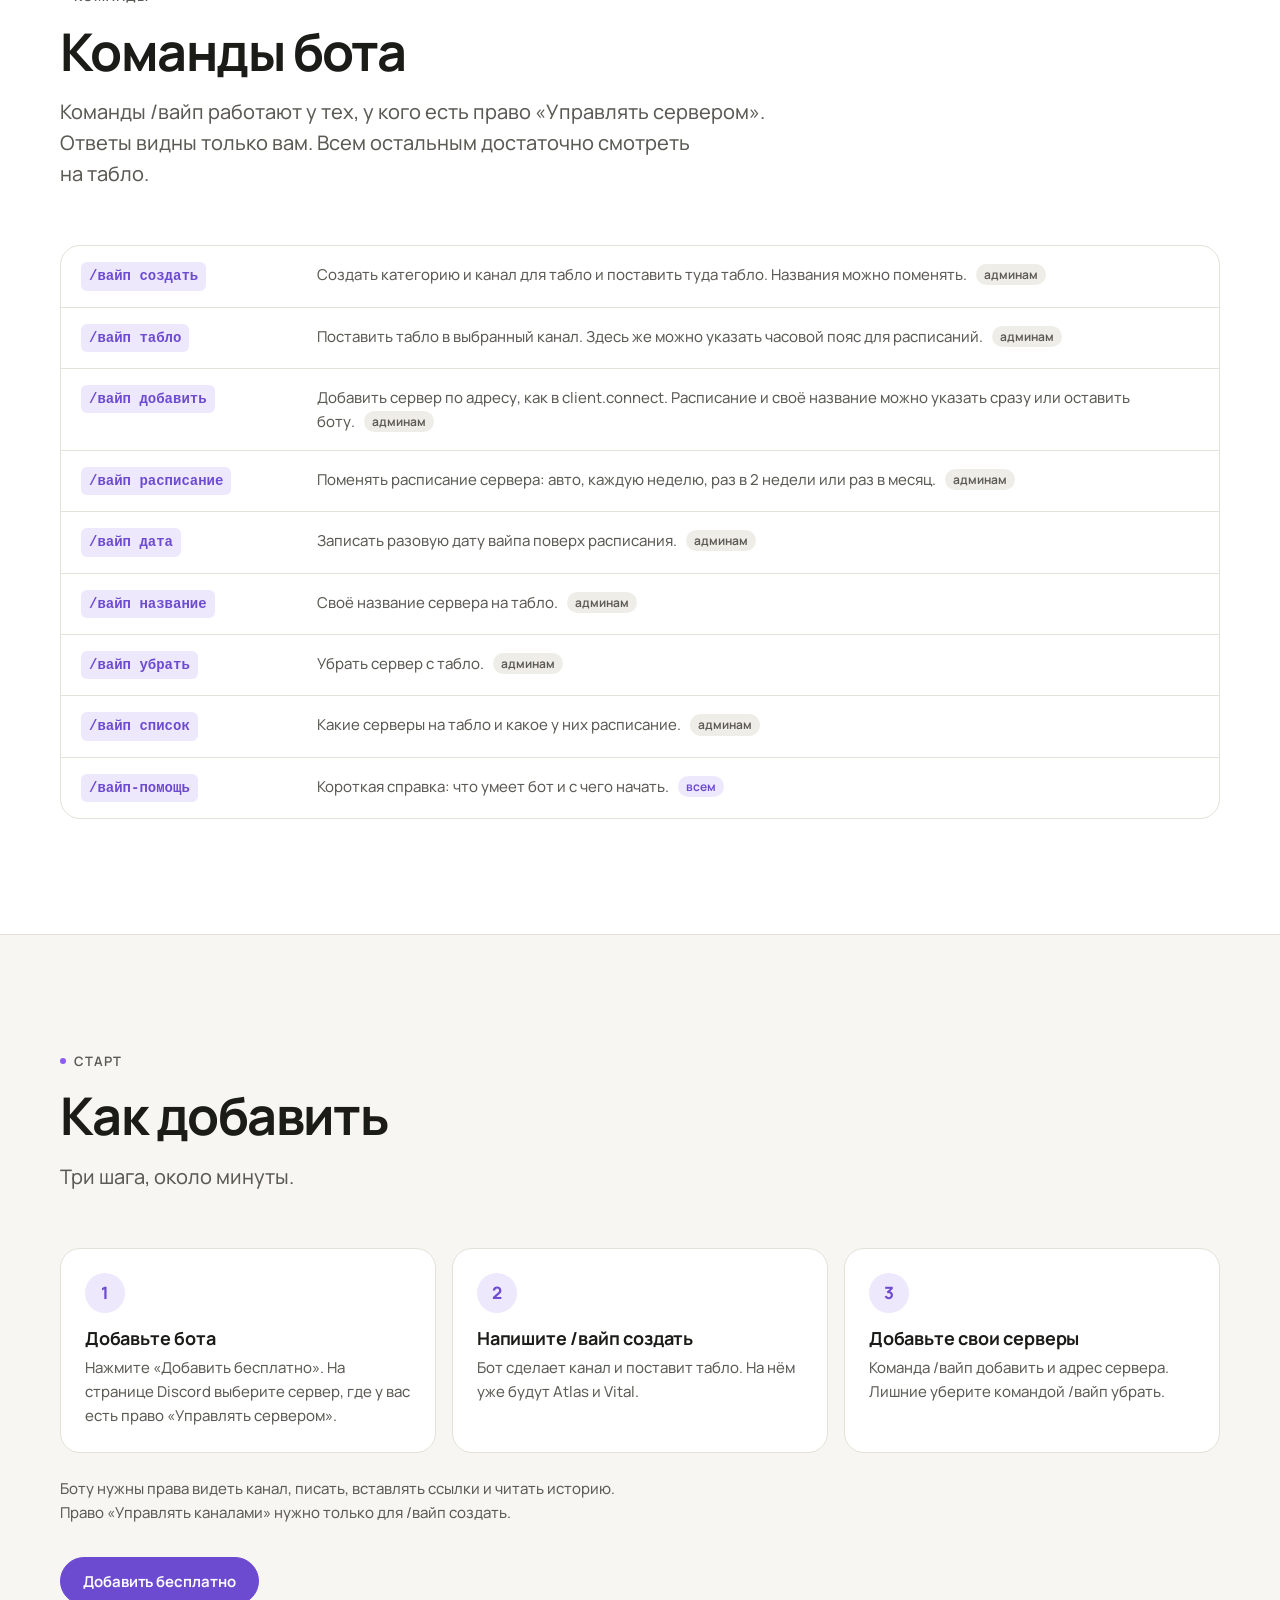
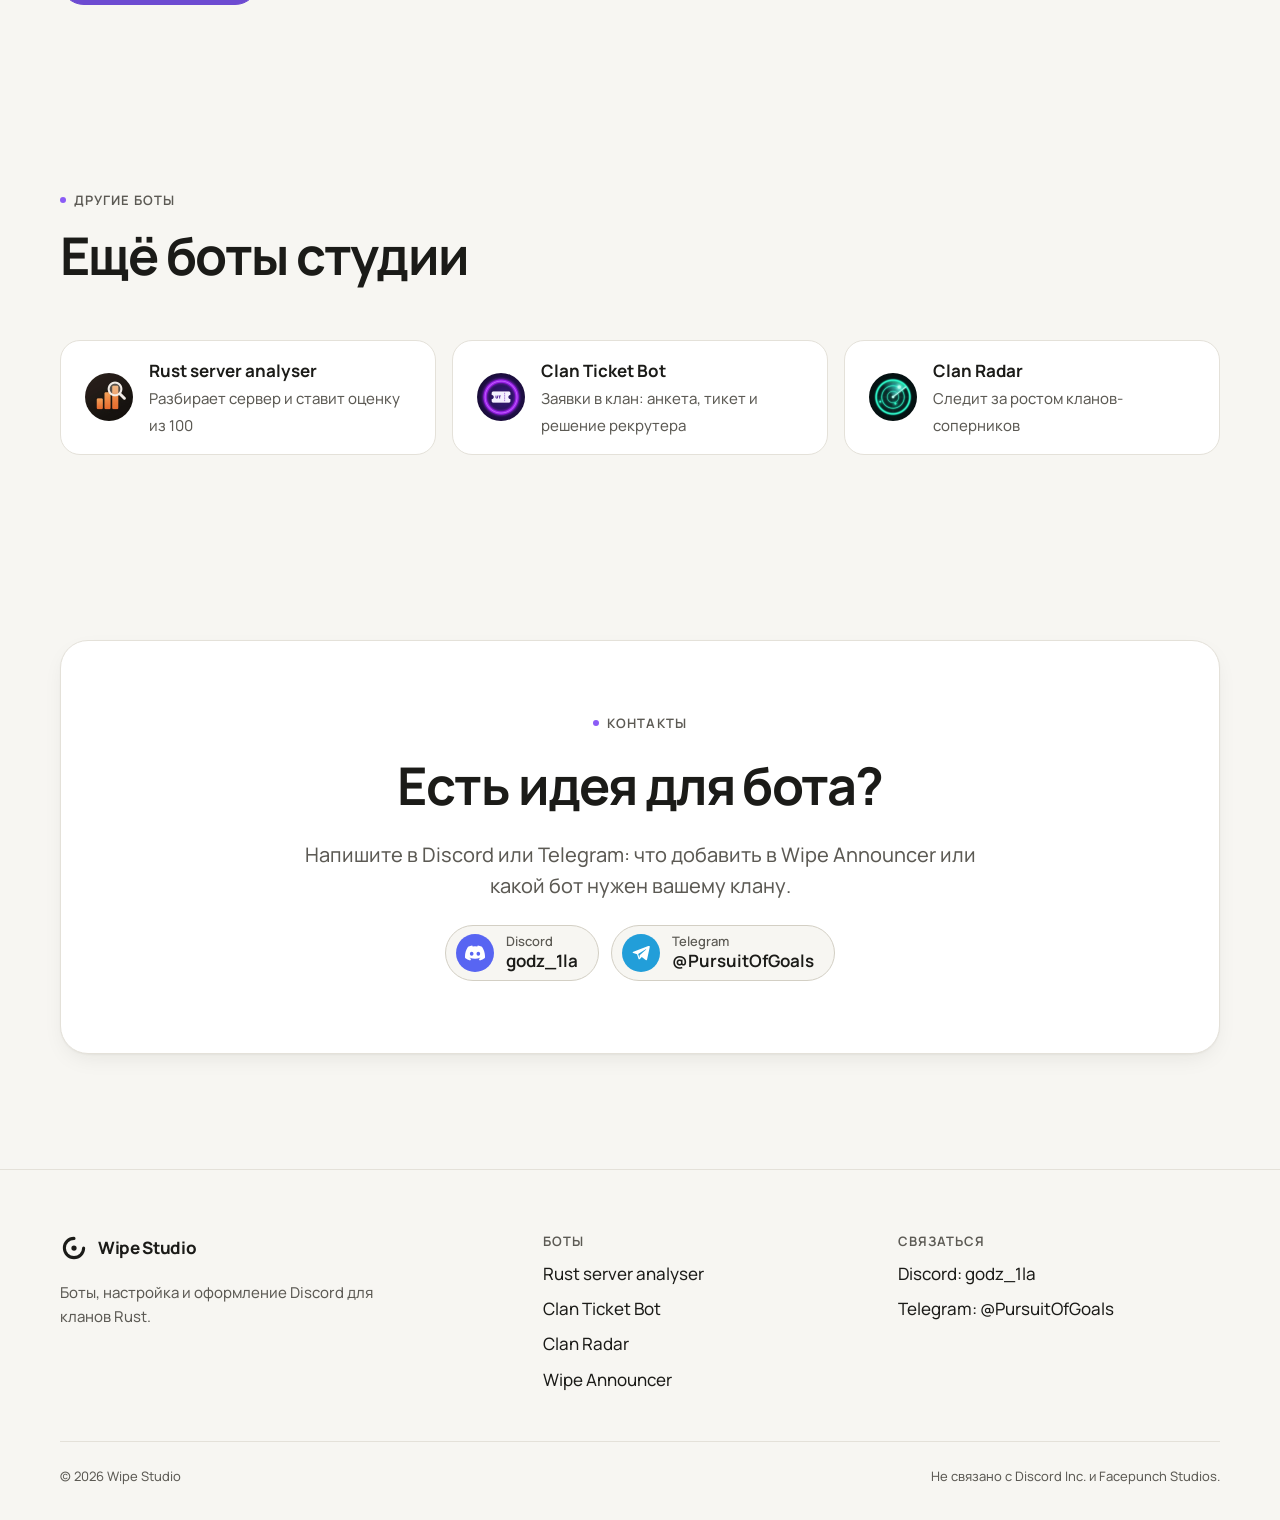
<file: wipe/index.html>
<!doctype html>
<html lang="ru">
<head>
  <meta charset="utf-8">
  <meta name="viewport" content="width=device-width, initial-scale=1">
  <title>Wipe Announcer — отсчёт до вайпа на серверах Rust · Wipe Studio</title>
  <meta name="description" content="Бесплатный бот для Discord: табло с обратным отсчётом до вайпа на серверах Rust, онлайн и очередь, принудительный вайп.">
  <meta name="theme-color" content="#f7f6f2">
  <meta property="og:type" content="website">
  <meta property="og:site_name" content="Wipe Studio">
  <meta property="og:title" content="Wipe Announcer — отсчёт до вайпа на серверах Rust · Wipe Studio">
  <meta property="og:description" content="Бесплатный бот для Discord: табло с обратным отсчётом до вайпа на серверах Rust, онлайн и очередь, принудительный вайп.">
  <meta property="og:locale" content="ru_RU">
  <meta property="og:url" content="https://wipe-studio.github.io/wipe/">
  <meta property="og:image" content="https://wipe-studio.github.io/assets/og.png">
  <meta property="og:image:width" content="1200">
  <meta property="og:image:height" content="630">
  <meta property="og:image:alt" content="Wipe Studio — боты и оформление Discord для кланов Rust">
  <meta name="twitter:card" content="summary_large_image">
  <link rel="canonical" href="https://wipe-studio.github.io/wipe/">
  <link rel="icon" href="../assets/logo/mark.svg" type="image/svg+xml">
  <link rel="icon" href="../assets/logo/favicon-32.png" sizes="32x32" type="image/png">
  <link rel="apple-touch-icon" href="../assets/logo/apple-touch-icon.png">
  <link rel="preload" href="../assets/fonts/manrope-cyrillic-wght-normal.woff2" as="font" type="font/woff2" crossorigin>
  <link rel="stylesheet" href="../assets/css/base.css">
  <link rel="stylesheet" href="../assets/css/discord.css">
  <link rel="stylesheet" href="../assets/css/wipe.css">
  <script>document.documentElement.classList.add("js")</script>
</head>
<body class="theme-wipe">
  <a class="skip-link" href="#main">Перейти к содержанию</a>

  <header class="site-header">
    <div class="container site-header__inner">
      <a class="brand" href="../" aria-label="Wipe Studio — на главную">
        <img src="../assets/logo/mark.svg" alt="" width="28" height="28">
        <span>Wipe Studio</span>
      </a>
      <button class="menu-toggle" type="button" aria-expanded="false" aria-controls="site-nav" aria-label="Открыть меню"><span></span></button>
      <nav class="nav" id="site-nav" aria-label="Главное меню">
        <a href="../#bots" aria-current="page">Боты</a>
        <a href="../#design">Оформление</a>
        <a href="../#services">Услуги</a>
        <a href="../#about">О студии</a>
        <a href="#contacts">Контакты</a>
        <a class="btn" href="#contacts">Написать</a>
      </nav>
      <a class="btn btn--sm btn--header" href="#contacts">Написать</a>
    </div>
  </header>

  <main id="main">
    <!-- ===== 1. Шапка бота ===== -->
    <section class="bot-hero" aria-labelledby="hero-title">
      <div class="container bot-hero__grid">
        <div data-reveal>
          <nav class="breadcrumbs" aria-label="Хлебные крошки">
            <a href="../">Главная</a> <span aria-hidden="true">→</span> <a href="../#bots">Боты</a> <span aria-hidden="true">→</span> <span aria-current="page">Wipe Announcer</span>
          </nav>
          <div class="bot-hero__id">
            <img class="bot-hero__avatar" src="../assets/img/avatars/wipe.webp" alt="Аватарка Wipe Announcer" width="64" height="64">
            <span class="badge">Бесплатно</span>
          </div>
          <h1 id="hero-title">Wipe Announcer</h1>
          <p class="lead">Табло с обратным отсчётом до вайпа на ваших серверах Rust. Бот сам узнаёт, когда вайп, и обновляет табло.</p>
          <div class="btn-row">
            <a class="btn btn--accent" href="https://discord.com/oauth2/authorize?client_id=1572979047435079680&amp;scope=bot%20applications.commands&amp;permissions=85008" target="_blank" rel="noopener">Добавить бесплатно</a>
            <a class="btn btn--ghost" href="#demo">Смотреть демо</a>
          </div>
        </div>

        <div class="wp-clock" data-reveal="scale" aria-labelledby="clock-title">
          <p class="wp-clock__label" id="clock-title">
            <svg viewBox="0 0 24 24" fill="none" stroke="currentColor" stroke-width="1.8" stroke-linecap="round" stroke-linejoin="round" aria-hidden="true"><path d="M6 3h12M6 21h12M7 3c0 5 10 5 10 9s-10 4-10 9M17 3c0 5-10 5-10 9s10 4 10 9"/></svg>
            До принудительного вайпа
          </p>
          <div class="wp-clock__digits" id="wp-clock" role="timer" aria-live="off">
            <div class="wp-clock__unit"><b data-u="d">—</b><span>дней</span></div>
            <div class="wp-clock__unit"><b data-u="h">—</b><span>часов</span></div>
            <div class="wp-clock__unit"><b data-u="m">—</b><span>минут</span></div>
            <div class="wp-clock__unit"><b data-u="s">—</b><span>секунд</span></div>
          </div>
          <p class="wp-clock__when" id="wp-clock-when">Первый четверг месяца</p>
          <p class="wp-clock__note">Раз в месяц выходит обновление Rust, и вайпаются все серверы: первый четверг месяца, 22:00 по Москве зимой и 21:00 летом.</p>
        </div>
      </div>
    </section>

    <!-- ===== 2. Живое демо ===== -->
    <section class="section section--alt" id="demo" aria-labelledby="demo-title">
      <div class="container">
        <div class="section-head" data-reveal>
          <span class="eyebrow">Демо</span>
          <h2 class="h2" id="demo-title">Так выглядит бот</h2>
          <p class="lead">Выберите сцену. Atlas и Vital — настоящие серверы, бот ставит их на новое табло сам. Время вайпа посчитано по правде, онлайн здесь для примера, Orbit — выдуманный сервер.</p>
        </div>

        <div class="wp-demo" data-reveal>
          <div class="wp-tabs" role="group" aria-label="Сцены демо">
            <button class="wp-tab" type="button" data-scene="0" aria-pressed="true">Табло</button>
            <button class="wp-tab" type="button" data-scene="1" aria-pressed="false">/вайп создать</button>
            <button class="wp-tab" type="button" data-scene="2" aria-pressed="false">/вайп добавить</button>
            <button class="wp-tab" type="button" data-scene="3" aria-pressed="false">Вайп идёт</button>
          </div>

          <div class="dc" id="wipe-demo">
            <div class="dc__bar">
              <span class="dc__dots" aria-hidden="true"></span>
              <span class="dc__hash" aria-hidden="true">#</span>
              <span class="dc__channel">⏳・ᴡɪᴘᴇs</span>
              <span class="dc__topic">Табло вайпов Rust — обновляется само</span>
            </div>
            <button class="dc-replay" type="button" data-dc-action="replay">↺ Сначала</button>
            <div class="dc__log" role="log" aria-live="polite" aria-label="Сообщения бота Wipe Announcer"></div>
            <div class="dc__typing" aria-hidden="true"></div>
            <div class="dc__input" aria-hidden="true">У вас нет прав писать в этом канале</div>
          </div>
          <p class="wp-note">Табло — одно сообщение, бот сам правит его. Ответы на команды /вайп видит только тот, кто их вызвал.</p>
        </div>
      </div>
    </section>

    <!-- ===== 3. Что умеет ===== -->
    <section class="section" aria-labelledby="features-title">
      <div class="container">
        <div class="section-head" data-reveal>
          <span class="eyebrow">Возможности</span>
          <h2 class="h2" id="features-title">Что умеет Wipe Announcer</h2>
        </div>
        <div class="features" data-stagger="0.06">
          <article class="feature" data-reveal>
            <div class="feature__icon"><svg viewBox="0 0 24 24" fill="none" stroke="currentColor" stroke-width="1.8" stroke-linecap="round" stroke-linejoin="round" aria-hidden="true"><circle cx="12" cy="12" r="8.5"/><path d="M12 7v5l3 2"/></svg></div>
            <h3>Сам узнаёт расписание</h3>
            <p>Сервер Rust сообщает, когда был вайп и как часто он бывает. Бот читает это сам: каждую неделю, раз в 2 недели или раз в месяц.</p>
          </article>
          <article class="feature" data-reveal>
            <div class="feature__icon"><svg viewBox="0 0 24 24" fill="none" stroke="currentColor" stroke-width="1.8" stroke-linecap="round" stroke-linejoin="round" aria-hidden="true"><rect x="4" y="5" width="16" height="15" rx="2.5"/><path d="M4 10h16M9 3v4M15 3v4M12 13.5v3"/></svg></div>
            <h3>Принудительный вайп</h3>
            <p>Помнит про первый четверг месяца. Если у сервера в этот день и так вайп по расписанию, бот покажет один вайп, а не два.</p>
          </article>
          <article class="feature" data-reveal>
            <div class="feature__icon"><svg viewBox="0 0 24 24" fill="none" stroke="currentColor" stroke-width="1.8" stroke-linecap="round" stroke-linejoin="round" aria-hidden="true"><circle cx="9" cy="8" r="3"/><circle cx="17" cy="9" r="2.4"/><path d="M3.5 19c.4-3 2.6-5 5.5-5s5.1 2 5.5 5M15.5 14.2c2.5-.5 4.6 1 5 4"/></svg></div>
            <h3>Онлайн и очередь</h3>
            <p>Сколько игроков на сервере, сколько мест и сколько людей в очереди. Обновляется раз в 5 минут, а около вайпа — каждую минуту.</p>
          </article>
          <article class="feature" data-reveal>
            <div class="feature__icon"><svg viewBox="0 0 24 24" fill="none" stroke="currentColor" stroke-width="1.8" stroke-linecap="round" stroke-linejoin="round" aria-hidden="true"><path d="M20 11a8 8 0 1 0-2.3 5.7"/><path d="M20 5v6h-6"/></svg></div>
            <h3>«Вайп идёт» и «Вайп был»</h3>
            <p>Время вайпа пришло, а карта ещё старая — на табло «Вайп идёт». Как только сервер поднялся с новой картой — «Вайп был, заходите!».</p>
          </article>
          <article class="feature" data-reveal>
            <div class="feature__icon"><svg viewBox="0 0 24 24" fill="none" stroke="currentColor" stroke-width="1.8" stroke-linecap="round" stroke-linejoin="round" aria-hidden="true"><path d="M4 7h16M4 12h10M4 17h7"/><path d="M17 14v6M14 17h6"/></svg></div>
            <h3>Канал одной командой</h3>
            <p>/вайп создать делает категорию и канал, где писать может только бот, и сразу ставит туда табло.</p>
          </article>
          <article class="feature" data-reveal>
            <div class="feature__icon"><svg viewBox="0 0 24 24" fill="none" stroke="currentColor" stroke-width="1.8" stroke-linecap="round" stroke-linejoin="round" aria-hidden="true"><rect x="3" y="4" width="18" height="6" rx="2"/><rect x="3" y="14" width="18" height="6" rx="2"/><path d="M7 7h.01M7 17h.01"/></svg></div>
            <h3>До 10 серверов</h3>
            <p>Сервер добавляется по адресу, как в client.connect. Ключи и регистрация не нужны. Серверы стоят по порядку: ближайший вайп — сверху.</p>
          </article>
          <article class="feature" data-reveal>
            <div class="feature__icon"><svg viewBox="0 0 24 24" fill="none" stroke="currentColor" stroke-width="1.8" stroke-linecap="round" stroke-linejoin="round" aria-hidden="true"><circle cx="12" cy="12" r="8.5"/><path d="M3.5 12h17M12 3.5c2.5 2.6 3.5 5.4 3.5 8.5s-1 5.9-3.5 8.5c-2.5-2.6-3.5-5.4-3.5-8.5s1-5.9 3.5-8.5z"/></svg></div>
            <h3>Время в вашем поясе</h3>
            <p>Discord сам показывает время вайпа в часовом поясе того, кто смотрит. Игрокам из разных стран не нужно ничего пересчитывать.</p>
          </article>
          <article class="feature" data-reveal>
            <div class="feature__icon"><svg viewBox="0 0 24 24" fill="none" stroke="currentColor" stroke-width="1.8" stroke-linecap="round" stroke-linejoin="round" aria-hidden="true"><path d="M12 20l-7-7a4.5 4.5 0 0 1 6.4-6.4l.6.6.6-.6A4.5 4.5 0 0 1 19 13z"/></svg></div>
            <h3>Два сервера уже на табло</h3>
            <p>На новом табло сразу стоят Atlas EU 2X Monthly и Vital Rust EU 2X Monthly. Лишний убирается одной командой.</p>
          </article>
        </div>
      </div>
    </section>

    <!-- ===== 4. Команды ===== -->
    <section class="section section--alt" aria-labelledby="commands-title">
      <div class="container">
        <div class="section-head" data-reveal>
          <span class="eyebrow">Команды</span>
          <h2 class="h2" id="commands-title">Команды бота</h2>
          <p class="lead">Команды /вайп работают у тех, у кого есть право «Управлять сервером». Ответы видны только вам. Всем остальным достаточно смотреть на табло.</p>
        </div>
        <div class="commands" data-reveal>
          <div class="command"><code>/вайп создать</code><p>Создать категорию и канал для табло и поставить туда табло. Названия можно поменять. <span class="wp-tag">админам</span></p></div>
          <div class="command"><code>/вайп табло</code><p>Поставить табло в выбранный канал. Здесь же можно указать часовой пояс для расписаний. <span class="wp-tag">админам</span></p></div>
          <div class="command"><code>/вайп добавить</code><p>Добавить сервер по адресу, как в client.connect. Расписание и своё название можно указать сразу или оставить боту. <span class="wp-tag">админам</span></p></div>
          <div class="command"><code>/вайп расписание</code><p>Поменять расписание сервера: авто, каждую неделю, раз в 2 недели или раз в месяц. <span class="wp-tag">админам</span></p></div>
          <div class="command"><code>/вайп дата</code><p>Записать разовую дату вайпа поверх расписания. <span class="wp-tag">админам</span></p></div>
          <div class="command"><code>/вайп название</code><p>Своё название сервера на табло. <span class="wp-tag">админам</span></p></div>
          <div class="command"><code>/вайп убрать</code><p>Убрать сервер с табло. <span class="wp-tag">админам</span></p></div>
          <div class="command"><code>/вайп список</code><p>Какие серверы на табло и какое у них расписание. <span class="wp-tag">админам</span></p></div>
          <div class="command"><code>/вайп-помощь</code><p>Короткая справка: что умеет бот и с чего начать. <span class="wp-tag wp-tag--all">всем</span></p></div>
        </div>
      </div>
    </section>

    <!-- ===== 5. Как добавить ===== -->
    <section class="section" id="how" aria-labelledby="how-title">
      <div class="container">
        <div class="section-head" data-reveal>
          <span class="eyebrow">Старт</span>
          <h2 class="h2" id="how-title">Как добавить</h2>
          <p class="lead">Три шага, около минуты.</p>
        </div>
        <ol class="wp-steps" data-stagger="0.1">
          <li class="wp-step" data-reveal>
            <span class="wp-step__num" aria-hidden="true">1</span>
            <h3>Добавьте бота</h3>
            <p>Нажмите «Добавить бесплатно». На странице Discord выберите сервер, где у вас есть право «Управлять сервером».</p>
          </li>
          <li class="wp-step" data-reveal>
            <span class="wp-step__num" aria-hidden="true">2</span>
            <h3>Напишите /вайп создать</h3>
            <p>Бот сделает канал и поставит табло. На нём уже будут Atlas и Vital.</p>
          </li>
          <li class="wp-step" data-reveal>
            <span class="wp-step__num" aria-hidden="true">3</span>
            <h3>Добавьте свои серверы</h3>
            <p>Команда /вайп добавить и адрес сервера. Лишние уберите командой /вайп убрать.</p>
          </li>
        </ol>
        <p class="wp-howto-note" data-reveal>Боту нужны права видеть канал, писать, вставлять ссылки и читать историю. Право «Управлять каналами» нужно только для /вайп создать.</p>
        <div class="btn-row wp-cta" data-reveal>
          <a class="btn btn--accent" href="https://discord.com/oauth2/authorize?client_id=1572979047435079680&amp;scope=bot%20applications.commands&amp;permissions=85008" target="_blank" rel="noopener">Добавить бесплатно</a>
        </div>
      </div>
    </section>

    <!-- ===== 6. Другие боты ===== -->
    <section class="section section--tight" aria-labelledby="others-title">
      <div class="container">
        <div class="section-head" data-reveal>
          <span class="eyebrow">Другие боты</span>
          <h2 class="h2" id="others-title">Ещё боты студии</h2>
        </div>
        <div class="other-bots" data-stagger="0.1">
          <a class="other-bot" href="../analyser/" data-reveal>
            <img src="../assets/img/avatars/analyser.webp" alt="" width="48" height="48" loading="lazy" decoding="async">
            <div><strong>Rust server analyser</strong><span>Разбирает сервер и ставит оценку из 100</span></div>
          </a>
          <a class="other-bot" href="../ticket/" data-reveal>
            <img src="../assets/img/avatars/ticket.webp" alt="" width="48" height="48" loading="lazy" decoding="async">
            <div><strong>Clan Ticket Bot</strong><span>Заявки в клан: анкета, тикет и решение рекрутера</span></div>
          </a>
          <a class="other-bot" href="../radar/" data-reveal>
            <img src="../assets/img/avatars/radar.webp" alt="" width="48" height="48" loading="lazy" decoding="async">
            <div><strong>Clan Radar</strong><span>Следит за ростом кланов-соперников</span></div>
          </a>
        </div>
      </div>
    </section>

    <!-- ===== Контакты (одинаковый блок на всех страницах; заголовок и текст можно менять под страницу) ===== -->
    <section class="section contact-cta" id="contacts" aria-labelledby="contacts-title">
      <div class="container">
        <div class="contact-cta__box" data-reveal>
          <span class="eyebrow">Контакты</span>
          <h2 class="h2" id="contacts-title">Есть идея для бота?</h2>
          <p class="lead">Напишите в Discord или Telegram: что добавить в Wipe Announcer или какой бот нужен вашему клану.</p>
          <div class="contact-list">
            <a class="contact-chip" href="#contacts" data-contact="discord">
              <span class="contact-chip__icon contact-chip__icon--discord"><svg viewBox="0 0 24 24" aria-hidden="true" fill="currentColor"><path d="M20.317 4.37a19.79 19.79 0 0 0-4.885-1.515.074.074 0 0 0-.079.037c-.21.375-.444.865-.608 1.25a18.27 18.27 0 0 0-5.487 0 12.64 12.64 0 0 0-.617-1.25.077.077 0 0 0-.079-.037A19.74 19.74 0 0 0 3.677 4.37a.07.07 0 0 0-.032.027C.533 9.046-.32 13.58.099 18.057a.082.082 0 0 0 .031.057 19.9 19.9 0 0 0 5.993 3.03.078.078 0 0 0 .084-.028c.462-.63.874-1.295 1.226-1.994a.076.076 0 0 0-.041-.106 13.1 13.1 0 0 1-1.872-.892.077.077 0 0 1-.008-.128c.126-.094.252-.192.372-.291a.074.074 0 0 1 .078-.01c3.928 1.793 8.18 1.793 12.062 0a.074.074 0 0 1 .078.01c.12.098.246.198.373.292a.077.077 0 0 1-.006.127 12.3 12.3 0 0 1-1.873.892.077.077 0 0 0-.041.107c.36.698.772 1.362 1.225 1.993a.076.076 0 0 0 .084.028 19.84 19.84 0 0 0 6.002-3.03.077.077 0 0 0 .032-.054c.5-5.177-.838-9.674-3.549-13.66a.061.061 0 0 0-.031-.03zM8.02 15.33c-1.183 0-2.157-1.085-2.157-2.419 0-1.333.956-2.419 2.157-2.419 1.21 0 2.176 1.096 2.157 2.42 0 1.333-.956 2.418-2.157 2.418zm7.975 0c-1.183 0-2.157-1.085-2.157-2.419 0-1.333.955-2.419 2.157-2.419 1.21 0 2.176 1.096 2.157 2.42 0 1.333-.946 2.418-2.157 2.418z"/></svg></span>
              <span><small>Discord</small>godz_1la</span>
            </a>
            <a class="contact-chip" href="https://t.me/PursuitOfGoals" data-contact="telegram">
              <span class="contact-chip__icon contact-chip__icon--telegram"><svg viewBox="0 0 24 24" aria-hidden="true" fill="currentColor"><path d="M20.66 3.72 2.93 10.56c-1.21.49-1.2 1.16-.22 1.46l4.55 1.42 1.74 5.36c.21.58.11.81.72.81.47 0 .68-.21.94-.47l2.27-2.2 4.72 3.49c.87.48 1.5.23 1.71-.81l3.1-14.6c.32-1.27-.48-1.85-1.5-1.3zM8.6 13.2l9.03-5.7c.45-.27.86-.12.52.18l-7.73 6.98-.3 3.2-1.52-4.66z"/></svg></span>
              <span><small>Telegram</small>@PursuitOfGoals</span>
            </a>
          </div>
        </div>
      </div>
    </section>
  </main>

  <footer class="site-footer">
    <div class="container">
      <div class="site-footer__grid">
        <div>
          <a class="brand" href="../">
            <img src="../assets/logo/mark.svg" alt="" width="28" height="28">
            <span>Wipe Studio</span>
          </a>
          <p class="site-footer__note">Боты, настройка и оформление Discord для кланов Rust.</p>
        </div>
        <div>
          <h2>Боты</h2>
          <ul>
            <li><a href="../analyser/">Rust server analyser</a></li>
            <li><a href="../ticket/">Clan Ticket Bot</a></li>
            <li><a href="../radar/">Clan Radar</a></li>
            <li><a href="../wipe/">Wipe Announcer</a></li>
          </ul>
        </div>
        <div>
          <h2>Связаться</h2>
          <ul>
            <li><a href="#contacts" data-contact="discord">Discord: godz_1la</a></li>
            <li><a href="https://t.me/PursuitOfGoals" data-contact="telegram">Telegram: @PursuitOfGoals</a></li>
          </ul>
        </div>
      </div>
      <div class="site-footer__bottom">
        <span>© <span data-year>2026</span> Wipe Studio</span>
        <span>Не связано с Discord Inc. и Facepunch Studios.</span>
      </div>
    </div>
  </footer>

  <script src="../assets/js/site.js" defer></script>
  <script src="../assets/js/discord.js" defer></script>
  <script src="../assets/js/wipe.js" defer></script>
</body>
</html>
</file>
<file: assets/css/base.css>
/* =========================================================
   Wipe Studio — общие стили (фундамент)
   Светлый минимализм. У каждого бота свой приглушённый цвет.
   Страницы подключают: base.css → discord.css → свой page.css
   ========================================================= */

/* ---------- Шрифт (свой, без Google) ---------- */
@font-face {
  font-family: "Manrope";
  font-style: normal;
  font-display: swap;
  font-weight: 200 800;
  src: url("../fonts/manrope-cyrillic-wght-normal.woff2") format("woff2-variations");
  unicode-range: U+0301, U+0400-045F, U+0490-0491, U+04B0-04B1, U+2116;
}
@font-face {
  font-family: "Manrope";
  font-style: normal;
  font-display: swap;
  font-weight: 200 800;
  src: url("../fonts/manrope-latin-wght-normal.woff2") format("woff2-variations");
  unicode-range: U+0000-00FF, U+0131, U+0152-0153, U+02BB-02BC, U+02C6, U+02DA, U+02DC, U+0304,
    U+0308, U+0329, U+2000-206F, U+20AC, U+2122, U+2191, U+2193, U+2212, U+2215, U+FEFF, U+FFFD;
}

/* ---------- Токены ---------- */
:root {
  color-scheme: light;

  /* База */
  --bg: #f7f6f2;          /* тёплый белый — фон страницы */
  --surface: #ffffff;     /* карточки */
  --surface-2: #efede7;   /* мягкие подложки */
  --surface-3: #e7e4dc;
  --ink: #1b1b18;         /* основной текст */
  --ink-2: #5c5a54;       /* второстепенный текст (AA на bg и surface) */
  --ink-3: #8a877f;       /* только подписи-украшения, не для важного */
  --line: #e4e1d9;
  --line-2: #d3cfc4;

  /* Цвета ботов: --X — для текста и кнопок (AA на белом),
     --X-fill — для заливок/украшений, --X-soft — светлая подложка */
  --analyser: #c2452d;
  --analyser-fill: #d9583f;
  --analyser-soft: #f8e7e2;
  --ticket: #b9520f;
  --ticket-fill: #e0702a;
  --ticket-soft: #fbebdf;
  --radar: #0b7a6b;
  --radar-fill: #14a08c;
  --radar-soft: #def3ef;
  --wipe: #6d4bd1;
  --wipe-fill: #8b5cf6;
  --wipe-soft: #eee8fd;

  /* Акцент текущей страницы (страница бота переопределяет) */
  --accent: var(--ink);
  --accent-fill: var(--ink);
  --accent-soft: var(--surface-2);

  /* Типографика */
  --font: "Manrope", system-ui, -apple-system, "Segoe UI", Roboto, Arial, sans-serif;
  --fs-xs: 0.8125rem;   /* 13 */
  --fs-sm: 0.9375rem;   /* 15 */
  --fs-md: 1.0625rem;   /* 17 — основной */
  --fs-lg: 1.25rem;     /* 20 */
  --fs-xl: clamp(1.5rem, 1.2rem + 1.2vw, 2rem);
  --fs-2xl: clamp(2rem, 1.4rem + 2.6vw, 3.25rem);   /* заголовки секций */
  --fs-hero: clamp(2.6rem, 1.6rem + 5vw, 5rem);    /* главный заголовок */

  /* Отступы (шаг 4px) */
  --s-1: 4px;
  --s-2: 8px;
  --s-3: 12px;
  --s-4: 16px;
  --s-5: 24px;
  --s-6: 32px;
  --s-7: 48px;
  --s-8: 64px;
  --s-9: 96px;
  --section: clamp(72px, 9vw, 128px);

  /* Формы */
  --r-sm: 10px;
  --r-md: 14px;
  --r-lg: 20px;
  --r-xl: 28px;
  --r-pill: 999px;
  --shadow-1: 0 1px 2px rgba(27, 27, 24, 0.05);
  --shadow-2: 0 1px 2px rgba(27, 27, 24, 0.04), 0 8px 24px -8px rgba(27, 27, 24, 0.1);
  --shadow-3: 0 2px 4px rgba(27, 27, 24, 0.04), 0 24px 48px -16px rgba(27, 27, 24, 0.18);

  /* Сетка */
  --container: 1160px;
  --gutter: clamp(16px, 4vw, 32px);
  --header-h: 64px;

  /* Движение */
  --ease: cubic-bezier(0.22, 1, 0.36, 1);
  --dur: 0.6s;
}

/* Страницы ботов: <body class="theme-analyser"> и т.п. */
.theme-analyser { --accent: var(--analyser); --accent-fill: var(--analyser-fill); --accent-soft: var(--analyser-soft); }
.theme-ticket   { --accent: var(--ticket);   --accent-fill: var(--ticket-fill);   --accent-soft: var(--ticket-soft); }
.theme-radar    { --accent: var(--radar);    --accent-fill: var(--radar-fill);    --accent-soft: var(--radar-soft); }
.theme-wipe     { --accent: var(--wipe);     --accent-fill: var(--wipe-fill);     --accent-soft: var(--wipe-soft); }

/* ---------- Сброс ---------- */
*, *::before, *::after { box-sizing: border-box; }
html { -webkit-text-size-adjust: 100%; text-size-adjust: 100%; scroll-behavior: smooth; scroll-padding-top: calc(var(--header-h) + 16px); }
body {
  margin: 0;
  background: var(--bg);
  color: var(--ink);
  font-family: var(--font);
  font-size: var(--fs-md);
  line-height: 1.6;
  font-weight: 450;
  -webkit-font-smoothing: antialiased;
  -moz-osx-font-smoothing: grayscale;
  text-rendering: optimizeLegibility;
  overflow-x: hidden;
}
img, svg, video { display: block; max-width: 100%; height: auto; }
button, input, select, textarea { font: inherit; color: inherit; }
button { cursor: pointer; }
a { color: inherit; text-decoration-thickness: 1px; text-underline-offset: 0.18em; }
h1, h2, h3, h4 { margin: 0; line-height: 1.1; font-weight: 700; letter-spacing: -0.02em; text-wrap: balance; }
p { margin: 0; text-wrap: pretty; }
ul, ol { margin: 0; padding: 0; }
:focus-visible { outline: 2px solid var(--ink); outline-offset: 3px; border-radius: 6px; }
::selection { background: var(--accent-soft); color: var(--ink); }

.visually-hidden {
  position: absolute !important; width: 1px; height: 1px; padding: 0; margin: -1px;
  overflow: hidden; clip: rect(0 0 0 0); white-space: nowrap; border: 0;
}
.skip-link {
  position: absolute; left: var(--s-4); top: -100px; z-index: 100;
  background: var(--ink); color: #fff; padding: var(--s-2) var(--s-4); border-radius: var(--r-sm);
  text-decoration: none; font-weight: 600;
}
.skip-link:focus { top: var(--s-3); }

/* ---------- Сетка и секции ---------- */
.container { width: 100%; max-width: calc(var(--container) + var(--gutter) * 2); margin-inline: auto; padding-inline: var(--gutter); }
.section { padding-block: var(--section); }
.section--tight { padding-block: calc(var(--section) * 0.6); }
.section--alt { background: var(--surface); border-block: 1px solid var(--line); }

.section-head { display: grid; gap: var(--s-4); max-width: 720px; margin-bottom: clamp(32px, 5vw, 56px); }
.section-head--center { margin-inline: auto; text-align: center; justify-items: center; }
.eyebrow {
  display: inline-flex; align-items: center; gap: var(--s-2);
  font-size: var(--fs-xs); font-weight: 650; letter-spacing: 0.08em; text-transform: uppercase;
  color: var(--ink-2);
}
.eyebrow::before { content: ""; width: 6px; height: 6px; border-radius: 50%; background: var(--accent-fill); }
.h2 { font-size: var(--fs-2xl); letter-spacing: -0.03em; }
.h3 { font-size: var(--fs-xl); letter-spacing: -0.02em; }
.lead { font-size: var(--fs-lg); line-height: 1.55; color: var(--ink-2); max-width: 60ch; }
.muted { color: var(--ink-2); }

/* ---------- Кнопки ---------- */
.btn {
  --btn-bg: var(--ink); --btn-fg: #fff; --btn-bd: var(--ink);
  display: inline-flex; align-items: center; justify-content: center; gap: 10px;
  min-height: 48px; padding: 0 22px;
  border-radius: var(--r-pill); border: 1px solid var(--btn-bd);
  background: var(--btn-bg); color: var(--btn-fg);
  font-size: var(--fs-sm); font-weight: 650; letter-spacing: -0.005em; line-height: 1;
  text-decoration: none; white-space: nowrap;
  transition: transform 0.2s var(--ease), background-color 0.2s, border-color 0.2s, box-shadow 0.2s;
}
.btn:hover { transform: translateY(-1px); box-shadow: var(--shadow-2); }
.btn:active { transform: translateY(0); box-shadow: none; }
.btn svg { width: 18px; height: 18px; flex: none; }
.btn--ghost { --btn-bg: transparent; --btn-fg: var(--ink); --btn-bd: var(--line-2); }
.btn--ghost:hover { --btn-bg: var(--surface); }
.btn--accent { --btn-bg: var(--accent); --btn-fg: #fff; --btn-bd: var(--accent); }
.btn--sm { min-height: 40px; padding: 0 16px; font-size: var(--fs-xs); }
.btn-row { display: flex; flex-wrap: wrap; gap: var(--s-3); }

/* Ссылка-стрелка: «Подробнее →» */
.link-arrow {
  display: inline-flex; align-items: center; gap: 6px; font-weight: 650; text-decoration: none; color: var(--accent);
}
.link-arrow::after { content: "→"; transition: transform 0.2s var(--ease); }
.link-arrow:hover::after { transform: translateX(3px); }

/* ---------- Значки и карточки ---------- */
.badge {
  display: inline-flex; align-items: center; gap: 6px; height: 28px; padding: 0 12px;
  border-radius: var(--r-pill); background: var(--accent-soft); color: var(--accent);
  font-size: var(--fs-xs); font-weight: 650; white-space: nowrap;
}
.badge--neutral { background: var(--surface-2); color: var(--ink-2); }
.card {
  background: var(--surface); border: 1px solid var(--line); border-radius: var(--r-lg);
  box-shadow: var(--shadow-1);
}
.card--pad { padding: clamp(20px, 3vw, 32px); }

/* Список «галочки» */
.checklist { list-style: none; display: grid; gap: var(--s-3); }
.checklist li { position: relative; padding-left: 30px; }
.checklist li::before {
  content: ""; position: absolute; left: 0; top: 0.3em; width: 18px; height: 18px; border-radius: 50%;
  background: var(--accent-soft)
    url("data:image/svg+xml,%3Csvg xmlns='http://www.w3.org/2000/svg' viewBox='0 0 16 16'%3E%3Cpath d='M4.5 8.2l2.2 2.2 4.8-4.8' fill='none' stroke='%231b1b18' stroke-width='1.8' stroke-linecap='round' stroke-linejoin='round'/%3E%3C/svg%3E")
    center / 12px no-repeat;
}

/* ---------- Шапка ---------- */
.site-header {
  position: sticky; top: 0; z-index: 50; height: var(--header-h);
  background: color-mix(in srgb, var(--bg) 82%, transparent);
  -webkit-backdrop-filter: saturate(1.4) blur(14px); backdrop-filter: saturate(1.4) blur(14px);
  border-bottom: 1px solid transparent; transition: border-color 0.25s, background-color 0.25s;
}
.site-header.is-scrolled { border-bottom-color: var(--line); }
.site-header__inner { height: 100%; display: flex; align-items: center; gap: var(--s-5); }
.brand { display: inline-flex; align-items: center; gap: 10px; text-decoration: none; font-weight: 750; letter-spacing: -0.02em; font-size: 1.0625rem; }
.brand img { width: 28px; height: 28px; }
.nav { margin-left: auto; display: flex; align-items: center; gap: var(--s-1); }
.nav a {
  padding: 8px 12px; border-radius: var(--r-pill); text-decoration: none; font-size: var(--fs-sm); font-weight: 550; color: var(--ink-2);
  transition: color 0.2s, background-color 0.2s;
}
.nav a:hover, .nav a[aria-current="page"] { color: var(--ink); background: var(--surface-2); }
.site-header .btn { margin-left: var(--s-2); }
.menu-toggle {
  display: none; margin-left: auto; width: 44px; height: 44px; border-radius: 50%;
  border: 1px solid var(--line-2); background: var(--surface); align-items: center; justify-content: center;
}
.menu-toggle span, .menu-toggle span::before, .menu-toggle span::after {
  display: block; width: 18px; height: 1.8px; background: var(--ink); border-radius: 2px; position: relative; transition: transform 0.25s var(--ease), opacity 0.2s;
}
.menu-toggle span::before, .menu-toggle span::after { content: ""; position: absolute; left: 0; }
.menu-toggle span::before { top: -6px; }
.menu-toggle span::after { top: 6px; }
.menu-open .menu-toggle span { background: transparent; }
.menu-open .menu-toggle span::before { transform: translateY(6px) rotate(45deg); }
.menu-open .menu-toggle span::after { transform: translateY(-6px) rotate(-45deg); }

@media (max-width: 900px) {
  .menu-toggle { display: inline-flex; }
  .site-header .btn--header { display: none; }
  .nav {
    position: fixed; inset: var(--header-h) 0 auto 0; margin: 0;
    flex-direction: column; align-items: stretch; gap: 2px;
    padding: var(--s-3) var(--gutter) var(--s-5);
    background: var(--bg); border-bottom: 1px solid var(--line); box-shadow: var(--shadow-3);
    transform: translateY(-8px); opacity: 0; visibility: hidden; transition: opacity 0.2s, transform 0.25s var(--ease), visibility 0.2s;
  }
  .nav a { padding: 14px 12px; font-size: var(--fs-md); border-radius: var(--r-md); }
  .nav .btn { display: inline-flex; margin: var(--s-3) 0 0; color: #fff; }
  .nav .btn:hover { color: #fff; background: var(--ink); }
  .menu-open .nav { transform: none; opacity: 1; visibility: visible; }
}
@media (min-width: 901px) { .nav .btn { display: none; } }

/* ---------- Подвал ---------- */
.site-footer { padding-block: var(--s-8) var(--s-6); border-top: 1px solid var(--line); background: var(--bg); }
.site-footer__grid { display: grid; gap: var(--s-6); grid-template-columns: 1.4fr repeat(2, 1fr); }
.site-footer h2 { font-size: var(--fs-xs); text-transform: uppercase; letter-spacing: 0.08em; color: var(--ink-2); font-weight: 650; margin-bottom: var(--s-3); }
.site-footer ul { list-style: none; display: grid; gap: var(--s-2); }
.site-footer a { text-decoration: none; color: var(--ink); }
.site-footer a:hover { text-decoration: underline; }
.site-footer__note { color: var(--ink-2); font-size: var(--fs-sm); max-width: 36ch; margin-top: var(--s-3); }
.site-footer__bottom { margin-top: var(--s-7); padding-top: var(--s-5); border-top: 1px solid var(--line); display: flex; flex-wrap: wrap; gap: var(--s-3); justify-content: space-between; color: var(--ink-2); font-size: var(--fs-xs); }
@media (max-width: 720px) { .site-footer__grid { grid-template-columns: 1fr 1fr; } .site-footer__grid > :first-child { grid-column: 1 / -1; } }

/* ---------- Блок «Контакты» (одинаковый на всех страницах) ---------- */
.contact-cta { text-align: center; }
.contact-cta__box {
  background: var(--surface); border: 1px solid var(--line); border-radius: var(--r-xl);
  padding: clamp(32px, 6vw, 72px) clamp(20px, 5vw, 64px); box-shadow: var(--shadow-2);
  display: grid; justify-items: center; gap: var(--s-5);
}
.contact-cta__box .lead { margin-inline: auto; }
.contact-list { display: flex; flex-wrap: wrap; justify-content: center; gap: var(--s-3); }
.contact-chip {
  display: inline-flex; align-items: center; gap: 12px; min-height: 56px; padding: 8px 20px 8px 10px;
  border-radius: var(--r-pill); border: 1px solid var(--line-2); background: var(--bg);
  text-decoration: none; font-weight: 650; transition: transform 0.2s var(--ease), box-shadow 0.2s, border-color 0.2s;
}
.contact-chip:hover { transform: translateY(-1px); box-shadow: var(--shadow-2); border-color: var(--ink-3); }
.contact-chip__icon { width: 38px; height: 38px; border-radius: 50%; display: grid; place-items: center; color: #fff; flex: none; }
.contact-chip__icon svg { width: 20px; height: 20px; }
.contact-chip__icon--discord { background: #5865f2; }
.contact-chip__icon--telegram { background: #229ed9; }
.contact-chip small { display: block; font-size: var(--fs-xs); font-weight: 550; color: var(--ink-2); line-height: 1.2; }
.contact-chip span { line-height: 1.25; text-align: left; }

/* ---------- Всплывающая подсказка (toast) ---------- */
.toast {
  position: fixed; left: 50%; bottom: 24px; z-index: 200; transform: translate(-50%, 20px); opacity: 0; pointer-events: none;
  max-width: min(92vw, 440px); padding: 14px 18px; border-radius: var(--r-md);
  background: var(--ink); color: #fff; font-size: var(--fs-sm); font-weight: 550; box-shadow: var(--shadow-3);
  transition: opacity 0.25s, transform 0.35s var(--ease);
}
.toast.is-visible { opacity: 1; transform: translate(-50%, 0); }

/* ---------- Появление при прокрутке ---------- */
/* Класс .js ставит site.js — без JS всё видно сразу */
.js [data-reveal] { opacity: 0; transform: translateY(18px); transition: opacity var(--dur) var(--ease), transform var(--dur) var(--ease); transition-delay: var(--reveal-delay, 0s); }
.js [data-reveal].is-in { opacity: 1; transform: none; }
.js [data-reveal="fade"] { transform: none; }
.js [data-reveal="scale"] { transform: scale(0.97); }

@media (prefers-reduced-motion: reduce) {
  html { scroll-behavior: auto; }
  *, *::before, *::after { animation-duration: 0.01ms !important; animation-iteration-count: 1 !important; transition-duration: 0.01ms !important; }
  .js [data-reveal] { opacity: 1; transform: none; }
}

/* ---------- Шапка страницы бота (общая) ---------- */
.bot-hero { padding-block: clamp(40px, 6vw, 80px) var(--section); }
.bot-hero__grid { display: grid; gap: clamp(32px, 5vw, 64px); grid-template-columns: minmax(0, 1fr) minmax(0, 1.1fr); align-items: center; }
.bot-hero__id { display: flex; align-items: center; gap: var(--s-4); margin-bottom: var(--s-5); }
.bot-hero__avatar { width: 64px; height: 64px; border-radius: 50%; box-shadow: 0 0 0 4px var(--surface), 0 0 0 5px var(--line); }
.bot-hero h1 { font-size: clamp(2.4rem, 1.6rem + 3.6vw, 4rem); letter-spacing: -0.035em; }
.bot-hero .lead { margin-top: var(--s-4); }
.bot-hero .btn-row { margin-top: var(--s-6); }
.breadcrumbs { font-size: var(--fs-sm); color: var(--ink-2); margin-bottom: var(--s-5); }
.breadcrumbs a { color: var(--ink-2); text-decoration: none; }
.breadcrumbs a:hover { color: var(--ink); text-decoration: underline; }
@media (max-width: 900px) { .bot-hero__grid { grid-template-columns: 1fr; } }

/* Сетка возможностей */
.features { display: grid; gap: var(--s-4); grid-template-columns: repeat(auto-fill, minmax(min(100%, 300px), 1fr)); }
.feature { padding: var(--s-5); border-radius: var(--r-lg); background: var(--surface); border: 1px solid var(--line); display: grid; gap: var(--s-2); align-content: start; }
.feature__icon { width: 40px; height: 40px; border-radius: 12px; display: grid; place-items: center; background: var(--accent-soft); color: var(--accent); margin-bottom: var(--s-2); }
.feature__icon svg { width: 22px; height: 22px; }
.feature h3 { font-size: 1.0625rem; letter-spacing: -0.01em; }
.feature p { color: var(--ink-2); font-size: var(--fs-sm); }

/* Таблица команд */
.commands { display: grid; gap: 0; border: 1px solid var(--line); border-radius: var(--r-lg); overflow: hidden; background: var(--surface); }
.command { display: grid; grid-template-columns: minmax(0, 220px) 1fr; gap: var(--s-4); padding: 16px 20px; border-top: 1px solid var(--line); align-items: baseline; }
.command:first-child { border-top: 0; }
.command code {
  font-family: ui-monospace, "Cascadia Code", Consolas, monospace; font-size: 0.875rem; font-weight: 600;
  color: var(--accent); background: var(--accent-soft); padding: 3px 8px; border-radius: 6px; justify-self: start;
}
.command p { color: var(--ink-2); font-size: var(--fs-sm); }
@media (max-width: 600px) { .command { grid-template-columns: 1fr; gap: var(--s-2); } }

/* Другие боты (низ страницы бота) */
.other-bots { display: grid; gap: var(--s-4); grid-template-columns: repeat(auto-fit, minmax(min(100%, 280px), 1fr)); }
.other-bot { display: flex; align-items: center; gap: var(--s-4); padding: var(--s-4) var(--s-5); border-radius: var(--r-lg); background: var(--surface); border: 1px solid var(--line); text-decoration: none; transition: transform 0.2s var(--ease), box-shadow 0.2s; }
.other-bot:hover { transform: translateY(-2px); box-shadow: var(--shadow-2); }
.other-bot img { width: 48px; height: 48px; border-radius: 50%; }
.other-bot strong { display: block; }
.other-bot span { color: var(--ink-2); font-size: var(--fs-sm); }
</file>
<file: assets/css/discord.css>
/* =========================================================
   Окно «как в Discord» для живых демо ботов.
   Тёмный вид Discord — как бот выглядит в жизни. Окно — это
   аккуратный «экран» внутри светлого сайта.
   Разметка — см. комментарии у каждого блока и assets/js/discord.js
   ========================================================= */
.dc {
  --dc-bg: #323339;          /* фон чата */
  --dc-bar: #2c2d32;         /* шапка канала */
  --dc-deep: #1e1f22;        /* поля ввода, меню */
  --dc-card: #393a41;        /* embed / контейнер (под него нарисованы GIF) */
  --dc-hover: #2e2f35;
  --dc-line: #3f4147;
  --dc-text: #dbdee1;
  --dc-head: #f2f3f5;
  --dc-muted: #949ba4;
  --dc-faint: #6d6f78;
  --dc-link: #00a8fc;
  --dc-blurple: #5865f2;
  --dc-green: #248046;
  --dc-red: #da373c;
  --dc-grey: #4e5058;
  --dc-font: "gg sans", "Noto Sans", "Segoe UI", system-ui, -apple-system, Roboto, Arial, sans-serif;

  position: relative;
  display: flex; flex-direction: column;
  background: var(--dc-bg); color: var(--dc-text);
  font-family: var(--dc-font); font-size: 15px; line-height: 1.375; font-weight: 400;
  border-radius: var(--r-lg, 20px); overflow: hidden;
  box-shadow: 0 0 0 1px rgba(27, 27, 24, 0.08), 0 30px 60px -24px rgba(27, 27, 24, 0.35), 0 12px 24px -12px rgba(27, 27, 24, 0.2);
  isolation: isolate;
  text-align: left;
}
.dc *, .dc *::before, .dc *::after { box-sizing: border-box; }
.dc ::selection { background: rgba(88, 101, 242, 0.5); color: #fff; }
.dc :focus-visible { outline: 2px solid var(--dc-link); outline-offset: 2px; }

/* Шапка окна: <div class="dc__bar"><span class="dc__dots"></span><span class="dc__hash">#</span><span class="dc__channel">ticket</span><span class="dc__topic">…</span></div> */
.dc__bar {
  display: flex; align-items: center; gap: 8px; height: 48px; padding: 0 16px; flex: none;
  background: var(--dc-bg); border-bottom: 1px solid rgba(0, 0, 0, 0.28);
  font-weight: 600; color: var(--dc-head); font-size: 15px; white-space: nowrap; overflow: hidden;
}
.dc__dots { display: inline-flex; gap: 6px; margin-right: 8px; }
.dc__dots::before, .dc__dots::after, .dc__dots { content: ""; }
.dc__dots { width: 10px; height: 10px; border-radius: 50%; background: #ed6a5e; box-shadow: 16px 0 0 #f4bf4f, 32px 0 0 #61c554; margin-right: 40px; flex: none; }
.dc__hash { color: var(--dc-muted); font-size: 22px; font-weight: 400; line-height: 1; }
.dc__topic { color: var(--dc-muted); font-weight: 400; font-size: 13px; overflow: hidden; text-overflow: ellipsis; padding-left: 10px; margin-left: 2px; border-left: 1px solid var(--dc-line); }

/* Лента сообщений: высоту задаёт страница (--dc-h) */
.dc__log {
  flex: 1 1 auto; height: var(--dc-h, 520px); overflow-y: auto; overflow-x: hidden;
  padding: 16px 0 8px; scroll-behavior: smooth; overscroll-behavior: contain;
  scrollbar-width: thin; scrollbar-color: #1a1b1e transparent;
  display: flex; flex-direction: column;
}
.dc__log > :first-child { margin-top: auto; }   /* сообщения прижаты к низу, как в Discord */
.dc__log::-webkit-scrollbar { width: 8px; }
.dc__log::-webkit-scrollbar-thumb { background: #1a1b1e; border-radius: 8px; }

/* «Бот печатает…» */
.dc__typing { height: 24px; padding: 0 16px; font-size: 13px; color: var(--dc-text); display: flex; align-items: center; gap: 6px; flex: none; opacity: 0; transition: opacity 0.2s; }
.dc__typing.is-on { opacity: 1; }
.dc__typing b { font-weight: 700; }
.dc__typing i { display: inline-flex; gap: 3px; margin-right: 4px; }
.dc__typing i span { width: 6px; height: 6px; border-radius: 50%; background: var(--dc-text); opacity: 0.4; animation: dc-dot 1.2s infinite; }
.dc__typing i span:nth-child(2) { animation-delay: 0.15s; }
.dc__typing i span:nth-child(3) { animation-delay: 0.3s; }
@keyframes dc-dot { 0%, 60%, 100% { opacity: 0.35; transform: none; } 30% { opacity: 1; transform: translateY(-2px); } }

/* Поле ввода (декоративное) */
.dc__input { margin: 0 16px 16px; height: 44px; border-radius: 8px; background: #383a40; color: var(--dc-faint); display: flex; align-items: center; gap: 12px; padding: 0 14px; font-size: 15px; flex: none; }
.dc__input::before { content: "+"; width: 22px; height: 22px; border-radius: 50%; background: #b5bac1; color: #383a40; display: grid; place-items: center; font-weight: 700; font-size: 18px; line-height: 1; flex: none; }

/* ---------- Сообщение ----------
<div class="dc-msg">
  <img class="dc-msg__avatar" src="" alt="">
  <div class="dc-msg__body">
    <div class="dc-reply"><img src=""><b>Игрок</b> использует <span class="dc-cmd">/анализ</span></div>   (необязательно)
    <div class="dc-msg__head"><span class="dc-msg__name" style="color:#…">Clan Radar</span><span class="dc-app">ПРИЛОЖЕНИЕ</span><time>Сегодня в 12:00</time></div>
    <div class="dc-msg__text">Текст</div>
    … embed / container / кнопки …
  </div>
</div> */
.dc-msg { position: relative; display: grid; grid-template-columns: 40px minmax(0, 1fr); column-gap: 16px; padding: 4px 16px 4px 16px; margin-top: 16px; }
.dc-msg:hover { background: var(--dc-hover); }
.dc-msg--cont { margin-top: 0; padding-top: 1px; }      /* продолжение от того же автора — без аватарки */
.dc-msg--cont .dc-msg__avatar { visibility: hidden; height: 0; }
.dc-msg__avatar { width: 40px; height: 40px; border-radius: 50%; grid-row: 1 / span 3; margin-top: 2px; object-fit: cover; background: var(--dc-grey); }
.dc-msg--has-reply .dc-msg__avatar { margin-top: 24px; }
.dc-msg__body { min-width: 0; }
.dc-msg__head { display: flex; align-items: baseline; flex-wrap: wrap; column-gap: 6px; }
.dc-msg__name { font-weight: 600; color: var(--dc-head); font-size: 15px; }
.dc-msg__head time { color: var(--dc-muted); font-size: 12px; margin-left: 2px; }
.dc-app { display: inline-flex; align-items: center; height: 15px; padding: 0 4px; border-radius: 3px; background: var(--dc-blurple); color: #fff; font-size: 10px; font-weight: 600; letter-spacing: 0.02em; text-transform: uppercase; position: relative; top: -1px; }
.dc-msg__text { color: var(--dc-text); word-wrap: break-word; }
.dc-msg__text + * { margin-top: 4px; }
.dc-msg__text p + p { margin-top: 4px; }

/* Строка «использует /команда» над ответом бота */
.dc-reply { display: flex; align-items: center; gap: 6px; font-size: 13px; color: var(--dc-muted); margin: 0 0 2px; white-space: nowrap; overflow: hidden; position: relative; }
.dc-reply::before { content: ""; position: absolute; left: -36px; top: 50%; width: 30px; height: 10px; border: 2px solid #4e5058; border-right: 0; border-bottom: 0; border-top-left-radius: 6px; }
.dc-reply img { width: 16px; height: 16px; border-radius: 50%; }
.dc-reply b { color: var(--dc-text); font-weight: 500; }
.dc-cmd { color: var(--dc-link); font-weight: 500; }

/* Пометка «Только вы видите это сообщение» */
.dc-ephemeral { display: flex; align-items: center; gap: 6px; margin-top: 6px; font-size: 12px; color: var(--dc-muted); }
.dc-ephemeral::before { content: ""; width: 14px; height: 14px; border-radius: 50%; border: 1.5px solid currentColor; background: radial-gradient(circle at 50% 50%, currentColor 0 2px, transparent 2.5px); }
.dc-ephemeral a { color: var(--dc-link); text-decoration: none; }

/* Мелочи внутри текста */
.dc b, .dc strong { font-weight: 700; color: var(--dc-head); }
.dc .dc-muted { color: var(--dc-muted); }
.dc .dc-small { font-size: 13px; color: var(--dc-muted); }   /* как «-# текст» в Discord */
.dc code { font-family: Consolas, "Andale Mono", monospace; font-size: 0.85em; background: #2b2d31; border-radius: 4px; padding: 0.1em 0.3em; color: var(--dc-text); }
.dc pre { margin: 6px 0 0; padding: 8px 10px; background: #2b2d31; border: 1px solid #1e1f22; border-radius: 4px; font-family: Consolas, monospace; font-size: 13px; white-space: pre-wrap; }
.dc a { color: var(--dc-link); text-decoration: none; }
.dc-mention { background: rgba(88, 101, 242, 0.3); color: #c9cdfb; border-radius: 3px; padding: 0 2px; font-weight: 500; }
.dc-h1 { font-size: 22px; font-weight: 700; line-height: 1.3; color: var(--dc-head); margin: 4px 0 2px; }
.dc-h2 { font-size: 19px; font-weight: 700; line-height: 1.3; color: var(--dc-head); margin: 4px 0 2px; }
.dc-h3 { font-size: 16px; font-weight: 700; line-height: 1.3; color: var(--dc-head); margin: 4px 0 2px; }
.dc ul.dc-list { list-style: disc; padding-left: 20px; margin: 2px 0; }
.dc ul.dc-list li { margin: 1px 0; }
.dc-emoji { display: inline-block; width: 1.375em; height: 1.375em; vertical-align: -0.3em; object-fit: contain; margin: 0 1px; }
.dc-emoji--lg { width: 48px; height: 48px; vertical-align: middle; }
.dc-quote { border-left: 4px solid #4e5058; padding-left: 12px; margin: 2px 0; }

/* ---------- Embed (карточка) ----------
<div class="dc-embed" style="--embed:#2EE6C5">
  <div class="dc-embed__author"><img src="">Автор</div>
  <div class="dc-embed__title">Заголовок</div>
  <div class="dc-embed__desc">Текст</div>
  <div class="dc-embed__fields"><div class="dc-field"><div class="dc-field__name">Имя</div><div class="dc-field__value">Значение</div></div>…</div>
  <img class="dc-embed__image" src="">
  <img class="dc-embed__thumb" src="">     (картинка справа вверху)
  <div class="dc-embed__footer"><img src="">Подпись</div>
</div> */
.dc-embed {
  position: relative; display: grid; gap: 8px; max-width: 520px; margin-top: 6px;
  padding: 10px 16px 14px 12px; border-radius: 4px; background: var(--dc-card);
  border-left: 4px solid var(--embed, #1e1f22);
}
.dc-embed--thumb { padding-right: 96px; }
.dc-embed__author { display: flex; align-items: center; gap: 8px; font-size: 14px; font-weight: 600; color: var(--dc-head); }
.dc-embed__author img { width: 24px; height: 24px; border-radius: 50%; }
.dc-embed__title { font-size: 16px; font-weight: 700; color: var(--dc-head); line-height: 1.3; }
.dc-embed__desc { font-size: 14px; line-height: 1.45; white-space: normal; }
.dc-embed__fields { display: grid; grid-template-columns: repeat(3, minmax(0, 1fr)); gap: 8px 12px; }
.dc-embed__fields--2 { grid-template-columns: repeat(2, minmax(0, 1fr)); }
.dc-embed__fields--1 { grid-template-columns: 1fr; }
.dc-field__name { font-size: 14px; font-weight: 600; color: var(--dc-head); margin-bottom: 2px; }
.dc-field__value { font-size: 14px; line-height: 1.4; }
.dc-field--wide { grid-column: 1 / -1; }
.dc-embed__image { width: 100%; border-radius: 4px; margin-top: 4px; }
.dc-embed__thumb { position: absolute; top: 12px; right: 14px; width: 72px; height: 72px; border-radius: 4px; object-fit: cover; }
.dc-embed__footer { display: flex; align-items: center; gap: 8px; font-size: 12px; color: var(--dc-muted); margin-top: 2px; }
.dc-embed__footer img { width: 20px; height: 20px; border-radius: 50%; }

/* ---------- Контейнер Components V2 (так выглядит панель тикет-бота) ----------
<div class="dc-box" style="--embed:#FF6B35">
  <img class="dc-box__media" src="banner.webp" alt="">
  <div class="dc-box__text">…</div>
  <hr class="dc-sep">
  <div class="dc-row">кнопки / меню</div>
</div> */
.dc-box { display: grid; gap: 10px; max-width: 520px; margin-top: 6px; padding: 14px 16px; border-radius: 8px; background: var(--dc-card); border: 1px solid rgba(255, 255, 255, 0.04); border-left: 4px solid var(--embed, transparent); }
.dc-box__media { width: 100%; border-radius: 6px; display: block; }
.dc-box__text { font-size: 15px; line-height: 1.45; }
.dc-sep { border: 0; height: 1px; background: rgba(255, 255, 255, 0.08); margin: 4px 0; }
.dc-sep--lg { margin: 10px 0; }

/* ---------- Кнопки и меню ---------- */
.dc-row { display: flex; flex-wrap: wrap; gap: 8px; margin-top: 8px; }
.dc-btn {
  display: inline-flex; align-items: center; justify-content: center; gap: 6px;
  height: 32px; min-width: 60px; padding: 2px 16px; border: 0; border-radius: 8px;
  font-family: var(--dc-font); font-size: 14px; font-weight: 500; line-height: 1; color: #fff; background: var(--dc-grey);
  transition: background-color 0.15s, filter 0.15s, transform 0.1s; white-space: nowrap;
}
.dc-btn:hover:not(:disabled) { filter: brightness(1.12); }
.dc-btn:active:not(:disabled) { transform: translateY(1px); }
.dc-btn:disabled { opacity: 0.5; cursor: not-allowed; }
.dc-btn--primary { background: var(--dc-blurple); }
.dc-btn--success { background: var(--dc-green); }
.dc-btn--danger { background: var(--dc-red); }
.dc-btn--link::after { content: "↗"; font-size: 12px; opacity: 0.8; }
.dc-btn img { width: 18px; height: 18px; }
/* Подсказка «нажмите сюда» для интерактивных демо */
.dc-btn.is-hint, .dc-select.is-hint { box-shadow: 0 0 0 2px var(--dc-bg), 0 0 0 4px rgba(255, 255, 255, 0.55); animation: dc-hint 1.6s ease-in-out infinite; }
@keyframes dc-hint { 50% { box-shadow: 0 0 0 2px var(--dc-bg), 0 0 0 5px rgba(255, 255, 255, 0.25); } }

/* Выпадающее меню (select) */
.dc-select { position: relative; width: 100%; max-width: 440px; }
.dc-select__btn {
  width: 100%; height: 42px; display: flex; align-items: center; gap: 10px; padding: 0 12px 0 14px;
  border: 1px solid var(--dc-deep); border-radius: 8px; background: var(--dc-deep); color: var(--dc-muted); font-size: 15px; text-align: left;
}
.dc-select__btn::after { content: ""; margin-left: auto; width: 8px; height: 8px; border-right: 2px solid var(--dc-text); border-bottom: 2px solid var(--dc-text); transform: rotate(45deg) translate(-2px, -2px); transition: transform 0.2s; }
.dc-select.is-open .dc-select__btn::after { transform: rotate(-135deg) translate(-2px, -2px); }
.dc-select__menu { position: absolute; left: 0; right: 0; top: calc(100% + 4px); z-index: 5; background: #2b2d31; border: 1px solid var(--dc-deep); border-radius: 8px; padding: 4px; box-shadow: 0 8px 16px rgba(0, 0, 0, 0.4); display: none; max-height: 260px; overflow-y: auto; }
.dc-select.is-open .dc-select__menu { display: block; }
.dc-select.is-up .dc-select__menu { top: auto; bottom: calc(100% + 4px); }
.dc-option { width: 100%; display: flex; align-items: center; gap: 10px; padding: 8px 10px; border: 0; border-radius: 4px; background: transparent; color: var(--dc-text); text-align: left; font-size: 15px; }
.dc-option:hover, .dc-option:focus-visible { background: #35373c; }
.dc-option img { width: 22px; height: 22px; flex: none; }
.dc-option small { display: block; color: var(--dc-muted); font-size: 13px; }

/* ---------- Вложение-картинка ---------- */
.dc-attach { margin-top: 6px; max-width: 520px; border-radius: 8px; overflow: hidden; background: #2b2d31; }
.dc-attach img { width: 100%; }

/* ---------- Окно-форма (modal) ----------
<div class="dc-modal" hidden>
  <div class="dc-modal__card" role="dialog" aria-modal="true" aria-labelledby="…">
    <div class="dc-modal__head"><img src=""><h3 id="…">Заявка в клан</h3><button class="dc-modal__close" aria-label="Закрыть">×</button></div>
    <div class="dc-modal__body">
      <label class="dc-label">Возраст<span>*</span></label><div class="dc-input">16</div> …
    </div>
    <div class="dc-modal__foot"><button class="dc-link-btn">Отмена</button><button class="dc-btn dc-btn--primary">Отправить</button></div>
  </div>
</div> */
.dc-modal { position: absolute; inset: 0; z-index: 20; display: grid; place-items: center; padding: 16px; background: rgba(0, 0, 0, 0.7); animation: dc-fade 0.2s ease; }
.dc-modal[hidden] { display: none; }
.dc-modal__card { width: min(100%, 440px); max-height: calc(100% - 8px); overflow: auto; background: var(--dc-bg); border-radius: 8px; box-shadow: 0 8px 32px rgba(0, 0, 0, 0.5); animation: dc-pop 0.25s cubic-bezier(0.22, 1, 0.36, 1); }
.dc-modal__head { display: flex; align-items: center; gap: 10px; padding: 16px 16px 8px; }
.dc-modal__head img { width: 24px; height: 24px; border-radius: 50%; }
.dc-modal__head h3 { font-size: 18px; font-weight: 700; color: var(--dc-head); margin: 0; letter-spacing: 0; }
.dc-modal__close { margin-left: auto; width: 28px; height: 28px; border: 0; border-radius: 4px; background: transparent; color: var(--dc-muted); font-size: 22px; line-height: 1; }
.dc-modal__close:hover { color: var(--dc-head); }
.dc-modal__body { padding: 8px 16px 16px; display: grid; gap: 6px; }
.dc-label { display: block; font-size: 12px; font-weight: 700; text-transform: uppercase; letter-spacing: 0.02em; color: #b5bac1; margin-top: 10px; }
.dc-label span { color: var(--dc-red); margin-left: 3px; }
.dc-input { min-height: 40px; padding: 10px; border-radius: 4px; background: var(--dc-deep); color: var(--dc-text); font-size: 15px; line-height: 1.35; white-space: pre-wrap; }
.dc-input--area { min-height: 72px; }
.dc-input.is-typing::after { content: ""; display: inline-block; width: 1px; height: 1.1em; background: var(--dc-text); vertical-align: -0.2em; margin-left: 1px; animation: dc-caret 1s steps(1) infinite; }
@keyframes dc-caret { 50% { opacity: 0; } }
.dc-modal__foot { display: flex; justify-content: flex-end; align-items: center; gap: 12px; padding: 16px; background: #2b2d31; }
.dc-link-btn { border: 0; background: transparent; color: var(--dc-text); font-size: 14px; padding: 6px 4px; }
.dc-link-btn:hover { text-decoration: underline; }

/* Появление нового сообщения */
.dc-in { animation: dc-in 0.35s cubic-bezier(0.22, 1, 0.36, 1) both; }
@keyframes dc-in { from { opacity: 0; transform: translateY(8px); } to { opacity: 1; transform: none; } }
@keyframes dc-fade { from { opacity: 0; } }
@keyframes dc-pop { from { opacity: 0; transform: scale(0.96); } }

/* Кнопка «Сначала» поверх окна (сбросить демо) */
.dc-replay { position: absolute; top: 8px; right: 10px; z-index: 3; height: 32px; padding: 0 12px; border: 0; border-radius: 999px; background: rgba(255, 255, 255, 0.08); color: var(--dc-text); font: 500 13px/1 var(--dc-font); display: inline-flex; align-items: center; gap: 6px; }
.dc-replay:hover { background: rgba(255, 255, 255, 0.14); }

/* Телефон: окно компактнее */
@media (max-width: 560px) {
  .dc { font-size: 14px; border-radius: 16px; }
  .dc-msg { grid-template-columns: 36px minmax(0, 1fr); column-gap: 12px; padding: 4px 12px; }
  .dc-msg__avatar { width: 36px; height: 36px; }
  .dc-reply::before { left: -30px; width: 24px; }
  .dc__bar { padding: 0 12px; }
  .dc__dots { display: none; }
  .dc__topic { display: none; }
  .dc__input { margin: 0 12px 12px; }
  .dc-embed__fields:not(.dc-embed__fields--1) { grid-template-columns: repeat(2, minmax(0, 1fr)); }
  .dc-embed--thumb { padding-right: 16px; }
  .dc-embed__thumb { position: static; width: 56px; height: 56px; order: -1; }
}
</file>
<file: assets/css/home.css>
/* =========================================================
   Wipe Studio — главная страница (index.html)
   Порядок: первый экран → боты → оформление → услуги → отзыв → о студии
   ========================================================= */

/* ---------- Первый экран ---------- */
.hero { padding-block: clamp(28px, 6vw, 72px) clamp(16px, 3vw, 40px); }
.hero__grid {
  display: grid; align-items: center;
  grid-template-columns: minmax(0, 1fr) minmax(0, 1.08fr);
  gap: clamp(40px, 5vw, 80px);
}
.hero__title {
  margin-top: var(--s-5);
  font-size: clamp(2.5rem, 1.25rem + 4.3vw, 4.5rem);
  line-height: 1.02; letter-spacing: -0.04em; font-weight: 750;
}
.hero__lead { margin-top: var(--s-5); max-width: 30ch; }
.hero__actions { margin-top: clamp(28px, 4vw, 40px); }

@media (max-width: 960px) {
  .hero__grid { grid-template-columns: minmax(0, 1fr); }
  .hero__demo { max-width: 640px; }
}

/* Переключатель «кто говорит» над окном */
.hero-switch {
  display: grid; grid-template-columns: repeat(3, minmax(0, 1fr)); gap: 4px;
  padding: 4px; margin-bottom: var(--s-4);
  background: var(--surface-2); border: 1px solid var(--line); border-radius: var(--r-md);
}
.hero-switch__btn {
  display: flex; align-items: center; gap: 10px; min-height: 48px; padding: 8px 12px;
  border: 0; border-radius: 10px; background: transparent; color: var(--ink-2);
  font-size: var(--fs-xs); font-weight: 650; line-height: 1.2; text-align: left;
  transition: background-color 0.2s, color 0.2s, box-shadow 0.2s;
}
.hero-switch__btn:hover { color: var(--ink); background: color-mix(in srgb, var(--surface) 55%, transparent); }
.hero-switch__btn img { width: 28px; height: 28px; border-radius: 50%; flex: none; transition: box-shadow 0.2s; }
.hero-switch__name { min-width: 0; }
.hero-switch__live { width: 6px; height: 6px; margin-left: auto; border-radius: 50%; background: var(--accent-fill); flex: none; opacity: 0; }
.hero-switch__btn[aria-pressed="true"] { background: var(--surface); color: var(--ink); box-shadow: var(--shadow-1), 0 0 0 1px var(--line); }
.hero-switch__btn[aria-pressed="true"] img { box-shadow: 0 0 0 2px var(--surface), 0 0 0 3.5px var(--accent-fill); }
.hero-switch__btn[aria-pressed="true"] .hero-switch__live { opacity: 1; animation: hero-live 1.6s ease-in-out infinite; }
.hero-switch__btn:focus-visible { outline-offset: 1px; }
@keyframes hero-live { 50% { opacity: 0.25; } }
@media (max-width: 560px) {
  .hero-switch__btn { flex-direction: column; justify-content: center; gap: 6px; padding: 10px 6px; text-align: center; font-size: 0.75rem; }
  .hero-switch__live { display: none; }
}

/* Окно Discord на первом экране */
.hero-dc { --dc-h: 440px; }
.hero-dc .dc__bar { padding-right: 112px; }
.hero-dc .dc__channel { overflow: hidden; text-overflow: ellipsis; }
.hero-dc .dc__log { transition: opacity 0.25s ease; }
.hero-dc .dc__log.is-out { opacity: 0; }
.hero-dc .dc__input { transition: color 0.2s; }
.hero-dc .dc__input.is-cmd { color: var(--dc-text); }
.hero-dc .dc__input.is-typing::after {
  content: ""; display: inline-block; width: 1px; height: 1.1em; margin-left: 1px;
  background: var(--dc-text); vertical-align: -0.2em; animation: dc-caret 1s steps(1) infinite;
}
.hero-dc .dc-option.is-active { background: #35373c; }
.hero-dc .dc-btn, .hero-dc .dc-select__btn { cursor: default; }
@media (max-width: 560px) { .hero-dc { --dc-h: 380px; } }

/* Кнопка «Пауза» в шапке окна */
.hero-pause { gap: 8px; }
.hero-pause__icon { width: 10px; height: 10px; flex: none; border-left: 3px solid currentColor; border-right: 3px solid currentColor; }
.hero-pause[aria-pressed="true"] .hero-pause__icon {
  border: 0; width: 0; height: 0;
  border-left: 9px solid currentColor; border-top: 5.5px solid transparent; border-bottom: 5.5px solid transparent;
}

/* Детали внутри сообщений демо */
.hm-score { display: flex; align-items: baseline; flex-wrap: wrap; gap: 6px; }
.hm-score__num { font-size: 34px; font-weight: 800; line-height: 1; color: #fff; font-variant-numeric: tabular-nums; letter-spacing: -0.02em; }
.hm-score__of { font-size: 15px; font-weight: 600; color: var(--dc-muted); }
.hm-score__bar { flex-basis: 100%; height: 6px; margin-top: 6px; border-radius: 6px; background: rgba(255, 255, 255, 0.08); overflow: hidden; }
.hm-score__bar i { display: block; height: 100%; width: var(--v, 0%); border-radius: inherit; background: #e0583f; transition: width 1.1s var(--ease); }
.hm-lines { display: grid; gap: 3px; font-size: 14px; line-height: 1.45; }

.hm-req { display: flex; align-items: flex-start; gap: 6px; margin-top: 2px; }
.hm-req .dc-emoji { flex: none; margin-top: 1px; }
.hm-title { display: flex; align-items: center; gap: 6px; }

.hm-growth { display: grid; gap: 8px; margin-top: 2px; }
.hm-growth__row { display: grid; grid-template-columns: minmax(0, 7.6em) minmax(0, 1fr) auto; align-items: center; gap: 10px; font-size: 14px; }
.hm-growth__name { overflow: hidden; text-overflow: ellipsis; white-space: nowrap; }
.hm-growth__bar { height: 8px; border-radius: 4px; background: rgba(255, 255, 255, 0.06); overflow: hidden; }
.hm-growth__bar i { display: block; height: 100%; width: var(--v, 0%); border-radius: inherit; background: #2ee6c5; opacity: 0.5; transition: width 1s var(--ease); }
.hm-growth__row.is-own .hm-growth__bar i { opacity: 1; }
.hm-growth__row.is-own .hm-growth__name { color: var(--dc-head); font-weight: 600; }
.hm-growth__val { font-weight: 700; color: var(--dc-head); font-variant-numeric: tabular-nums; }

/* ---------- Боты ---------- */
.bot-cards { list-style: none; display: grid; gap: var(--s-5); grid-template-columns: repeat(4, minmax(0, 1fr)); }
@media (max-width: 1180px) { .bot-cards { grid-template-columns: repeat(2, minmax(0, 1fr)); } }
.bot-card {
  position: relative; display: flex; flex-direction: column;
  padding: clamp(22px, 2.6vw, 30px);
  background: var(--surface); border: 1px solid var(--line); border-radius: var(--r-lg);
  box-shadow: var(--shadow-1), inset 0 3px 0 var(--accent-fill);
  transition: transform 0.25s var(--ease), box-shadow 0.25s;
}
.bot-card:hover { transform: translateY(-3px); box-shadow: var(--shadow-2), inset 0 3px 0 var(--accent-fill); }
.bot-card:focus-within { box-shadow: var(--shadow-2), inset 0 3px 0 var(--accent-fill); }
.bot-card__top { display: flex; align-items: flex-start; justify-content: space-between; gap: var(--s-3); }
.bot-card__avatar { width: 56px; height: 56px; border-radius: 50%; box-shadow: 0 0 0 4px var(--surface), 0 0 0 5px var(--line); }
.bot-card__name { margin-top: var(--s-5); font-size: 1.375rem; letter-spacing: -0.02em; }
.bot-card__lead { margin-top: var(--s-2); color: var(--ink-2); }
.bot-card__list { margin-top: var(--s-5); margin-bottom: var(--s-6); gap: 10px; font-size: var(--fs-sm); }
.bot-card__foot {
  margin-top: auto; padding-top: var(--s-4); border-top: 1px solid var(--line);
  display: flex; align-items: center; justify-content: space-between; gap: var(--s-3);
}
.bot-card__cmd {
  font-family: ui-monospace, "Cascadia Code", Consolas, monospace; font-size: 0.8125rem; font-weight: 600;
  color: var(--accent); background: var(--accent-soft); padding: 4px 10px; border-radius: 8px;
}
/* Вся карточка нажимается, фокус — на ссылке */
.bot-card__more::before { content: ""; position: absolute; inset: 0; border-radius: inherit; }
.bot-card__more:focus-visible { outline-offset: 4px; }

@media (max-width: 960px) {
  .bot-cards { grid-template-columns: minmax(0, 1fr); }
}
@media (min-width: 640px) and (max-width: 960px) {
  .bot-card { display: grid; grid-template-columns: minmax(0, 1fr) minmax(0, 1fr); column-gap: var(--s-6); }
  .bot-card__list { margin-top: 0; margin-bottom: var(--s-5); align-self: center; }
  .bot-card__foot { grid-column: 1 / -1; }
}

/* ---------- Оформление ---------- */
.gallery {
  display: grid; gap: var(--s-5);
  grid-template-columns: minmax(0, 1.65fr) minmax(0, 1fr);
}
.g-card {
  margin: 0; display: flex; flex-direction: column; gap: var(--s-4);
  padding: 10px 10px var(--s-5);
  background: var(--bg); border: 1px solid var(--line); border-radius: var(--r-xl);
}
.g-card--banner { grid-row: span 2; }
.g-card__cap { display: grid; gap: 4px; padding-inline: 12px; font-size: var(--fs-sm); color: var(--ink-2); }
.g-card__cap strong { color: var(--ink); font-size: var(--fs-md); font-weight: 700; letter-spacing: -0.01em; }

/* Тёмные «экраны» как в Discord: под этот фон нарисованы баннеры и эмодзи */
.g-screen { border-radius: calc(var(--r-xl) - 8px); background: #393a41; color: #dbdee1; }
.g-screen--banner { flex: 1 1 auto; display: grid; align-content: center; padding: clamp(14px, 3vw, 32px); background: #323339; }
.g-panel {
  padding: 12px; border-radius: 8px; background: #393a41;
  border: 1px solid rgba(255, 255, 255, 0.04); border-left: 4px solid var(--stripe, #ff6b35);
  transition: border-color 0.3s;
}
.g-banner { width: 100%; height: auto; aspect-ratio: 3 / 1; border-radius: 6px; background: #2b2d31; transition: opacity 0.25s; }
.g-panel.is-loading .g-banner { opacity: 0.55; }
/* Кусочек панели набора под баннером — как в Discord */
.g-panel__body {
  display: grid; gap: 4px; padding: 14px 4px 2px;
  font-family: "gg sans", "Noto Sans", "Segoe UI", system-ui, -apple-system, Roboto, Arial, sans-serif;
  font-size: 15px; line-height: 1.4; color: #dbdee1;
}
.g-panel__body b { color: #f2f3f5; font-weight: 700; }
.g-panel__title { display: flex; align-items: center; gap: 6px; margin-bottom: 4px; font-size: 17px; font-weight: 700; color: #f2f3f5; }
.g-panel__req, .g-panel__status { display: flex; align-items: flex-start; gap: 6px; }
.g-panel__status { align-items: center; }
.g-inline { width: 22px; height: 22px; flex: none; }
.g-panel__title .g-inline { width: 24px; height: 24px; }
.g-panel__sep { width: 100%; height: 1px; margin: 8px 0 6px; border: 0; background: rgba(255, 255, 255, 0.08); }
@media (max-width: 420px) { .g-panel__body { font-size: 14px; } .g-panel__title { font-size: 16px; } }

.theme-switch { display: flex; flex-wrap: wrap; gap: 8px; padding-inline: 12px; }
.theme-chip {
  display: inline-flex; align-items: center; gap: 8px; min-height: 40px; padding: 0 16px 0 12px;
  border: 1px solid var(--line-2); border-radius: var(--r-pill); background: var(--surface);
  font-size: var(--fs-sm); font-weight: 600; color: var(--ink-2);
  transition: background-color 0.2s, color 0.2s, border-color 0.2s;
}
.theme-chip:hover { color: var(--ink); border-color: var(--ink-3); }
.theme-chip__dot { width: 12px; height: 12px; border-radius: 50%; background: var(--chip); box-shadow: inset 0 0 0 1px rgba(0, 0, 0, 0.12); }
.theme-chip[aria-pressed="true"] { background: var(--ink); border-color: var(--ink); color: #fff; }

.g-emoji { display: grid; grid-template-columns: repeat(4, minmax(0, 1fr)); gap: 8px; padding: 28px 12px 22px; }
.g-emoji__item { display: grid; justify-items: center; gap: 10px; text-align: center; }
.g-emoji__img { width: 56px; height: 56px; }
.g-emoji__item span { font-size: 0.75rem; color: #949ba4; font-weight: 550; line-height: 1.2; }

.g-avatars { display: grid; grid-template-columns: repeat(4, minmax(0, 1fr)); gap: 8px; padding: 24px 10px 20px; background: #323339; }
.g-avatars__item { display: grid; justify-items: center; gap: 10px; text-align: center; }
.g-avatars__item img { width: 64px; height: 64px; border-radius: 50%; }
.g-avatars__item span { font-size: 0.75rem; font-weight: 650; line-height: 1.25; }

@media (max-width: 960px) {
  .gallery { grid-template-columns: minmax(0, 1fr); }
  .g-card--banner { grid-row: auto; }
}
@media (min-width: 600px) and (max-width: 960px) {
  .gallery { grid-template-columns: repeat(2, minmax(0, 1fr)); }
  .g-card--banner { grid-column: 1 / -1; }
}
@media (max-width: 420px) {
  .g-emoji__img { width: 48px; height: 48px; }
  .g-avatars__item img { width: 56px; height: 56px; }
}

/* ---------- Услуги ---------- */
.services { list-style: none; border-top: 1px solid var(--line-2); }
.service {
  display: grid; align-items: start;
  grid-template-columns: 56px minmax(0, 1.15fr) minmax(0, 1fr) auto;
  gap: var(--s-4) clamp(20px, 3vw, 40px);
  padding-block: clamp(24px, 3.4vw, 36px);
  border-bottom: 1px solid var(--line-2);
}
.service__num { padding-top: 5px; font-size: var(--fs-sm); font-weight: 650; color: var(--ink-3); font-variant-numeric: tabular-nums; }
.service__title { font-size: clamp(1.25rem, 1.05rem + 0.7vw, 1.625rem); letter-spacing: -0.025em; line-height: 1.2; }
.service__text { margin-top: var(--s-2); color: var(--ink-2); max-width: 44ch; }
.service__tags { list-style: none; display: flex; flex-wrap: wrap; gap: 8px; padding-top: 4px; }
.service__tags li {
  display: inline-flex; align-items: center; min-height: 30px; padding: 2px 12px;
  border: 1px solid var(--line); border-radius: var(--r-pill); background: var(--surface);
  font-size: var(--fs-xs); font-weight: 600; color: var(--ink-2); line-height: 1.2;
}
.service__btn { margin-top: 2px; }
@media (max-width: 900px) {
  .service { grid-template-columns: 40px minmax(0, 1fr); }
  .service__tags, .service__btn { grid-column: 2; }
  .service__btn { justify-self: start; }
}

/* ---------- Отзыв ---------- */
.review { padding-block: clamp(64px, 8vw, 112px); border-top: 1px solid var(--line); }
.review__figure { margin: 0 auto; max-width: 960px; display: grid; justify-items: center; gap: clamp(20px, 3vw, 32px); text-align: center; }
.review__label { font-size: var(--fs-xs); line-height: 1.6; letter-spacing: 0.08em; font-weight: 650; }
.review__quote { margin: 0; }
.review__quote p {
  font-size: clamp(1.625rem, 1.05rem + 2.5vw, 3rem); line-height: 1.2; font-weight: 650;
  letter-spacing: -0.03em; text-wrap: balance;
}
.review__cite { display: inline-flex; align-items: center; gap: 12px; font-size: var(--fs-sm); font-weight: 650; color: var(--ink-2); }
.review__mark { width: 40px; height: 40px; border-radius: 50%; display: grid; place-items: center; background: #393a41; flex: none; }
.review__mark img { width: 28px; height: 28px; }

/* ---------- О студии ---------- */
.about { display: grid; grid-template-columns: minmax(0, 1fr) minmax(0, 0.9fr); gap: clamp(40px, 7vw, 112px); align-items: start; }
.about__text .h2 { margin-top: var(--s-4); }
.about__text .lead { margin-top: var(--s-5); }
.about__note { margin-top: var(--s-4); color: var(--ink-2); }
.about__steps-title { font-size: var(--fs-xs); text-transform: uppercase; letter-spacing: 0.08em; font-weight: 650; color: var(--ink-2); margin-bottom: var(--s-5); }
.steps { list-style: none; display: grid; }
.step { position: relative; display: grid; grid-template-columns: 44px minmax(0, 1fr); gap: var(--s-4); padding-bottom: var(--s-6); }
.step:last-child { padding-bottom: 0; }
.step:not(:last-child)::before { content: ""; position: absolute; left: 21.5px; top: 52px; bottom: 8px; width: 1px; background: var(--line-2); }
.step__num {
  width: 44px; height: 44px; border-radius: 50%; display: grid; place-items: center;
  border: 1px solid var(--line-2); background: var(--bg); font-weight: 700; font-size: var(--fs-sm); font-variant-numeric: tabular-nums;
}
.step__title { display: block; padding-top: 9px; font-size: 1.125rem; font-weight: 700; letter-spacing: -0.015em; line-height: 1.3; }
.step p { margin-top: 4px; color: var(--ink-2); font-size: var(--fs-sm); }
@media (max-width: 860px) { .about { grid-template-columns: minmax(0, 1fr); } }

/* ---------- Уменьшить движение ---------- */
@media (prefers-reduced-motion: reduce) {
  .hero-switch__btn[aria-pressed="true"] .hero-switch__live { animation: none; }
  .bot-card:hover { transform: none; }
}
</file>
<file: assets/css/analyser.css>
/* Стили страницы analyser/index.html */

/* ---------- Демо в окне Discord ---------- */
.an-demo { --embed: #e05a4f; max-width: 100%; }
.an-demo .dc-embed { max-width: 100%; gap: 6px; }
.an-demo .dc-msg__name { color: #e0583f; }
.an-demo .dc-embed__desc { display: grid; gap: 2px; font-size: 13.5px; }
.an-stats { display: grid; grid-template-columns: repeat(2, minmax(0, 1fr)); gap: 1px 14px; }
.an-hide { display: none !important; }

/* Оценка и полоска */
.an-score { font-size: 15px; }
.an-score b.an-n { font-variant-numeric: tabular-nums; display: inline-block; min-width: 1.4em; text-align: right; }
.an-bar { height: 8px; border-radius: 99px; background: #2b2d31; overflow: hidden; margin: 6px 0 8px; }
.an-bar i { display: block; height: 100%; width: 0; border-radius: 99px; background: var(--embed); transition: width 0.08s linear; }
.an-rank { margin-top: 6px; }
.an-demo .dc-field__name { margin-top: 4px; }
.an-demo .dc-embed__fields { gap: 10px; }
.an-demo ul.dc-list { margin: 0; }
.an-file {
  display: inline-flex; align-items: center; gap: 10px; margin-top: 6px; padding: 8px 12px;
  border-radius: 6px; background: #2b2d31; border: 1px solid #1e1f22; font-size: 14px; color: var(--dc-link);
}
.an-file svg { width: 20px; height: 20px; color: var(--dc-muted); flex: none; }
.an-file small { display: block; color: var(--dc-muted); font-size: 12px; }
.an-demo .dc-embed__footer { margin-top: 4px; }

/* ---------- Как добавить ---------- */
.an-steps { list-style: none; display: grid; gap: var(--s-4); grid-template-columns: repeat(3, minmax(0, 1fr)); counter-reset: none; }
.an-step-card { position: relative; padding: var(--s-5); border-radius: var(--r-lg); background: var(--surface); border: 1px solid var(--line); display: grid; gap: var(--s-2); align-content: start; }
.an-step-card__num {
  width: 40px; height: 40px; border-radius: 50%; display: grid; place-items: center; margin-bottom: var(--s-2);
  background: var(--accent-soft); color: var(--accent); font-weight: 750; font-size: var(--fs-md);
}
.an-step-card h3 { font-size: 1.125rem; letter-spacing: -0.01em; }
.an-step-card p { color: var(--ink-2); font-size: var(--fs-sm); }
.an-note { margin-top: var(--s-5); color: var(--ink-2); font-size: var(--fs-sm); max-width: 62ch; }
.an-cta { margin-top: var(--s-6); }

/* ---------- Безопасно ---------- */
.an-split { display: grid; gap: clamp(24px, 5vw, 64px); grid-template-columns: minmax(0, 1fr) minmax(0, 1.2fr); align-items: center; }
.an-split .section-head { margin-bottom: 0; }
.an-safe { gap: var(--s-5); }
.an-safe li { padding: 0 0 0 34px; font-size: var(--fs-md); color: var(--ink-2); }
.an-safe li strong { display: block; color: var(--ink); font-weight: 700; }
.an-safe li::before { top: 0.15em; width: 22px; height: 22px; background-size: 14px; }

/* ---------- Премиум ---------- */
.an-premium { grid-template-columns: repeat(auto-fill, minmax(min(100%, 250px), 1fr)); }
.an-premium .feature { border-top: 3px solid var(--accent-fill); }

@media (max-width: 900px) {
  .an-steps { grid-template-columns: 1fr; }
  .an-split { grid-template-columns: 1fr; align-items: start; }
}
@media (max-width: 560px) {
  .an-demo { --dc-h: 520px; }
  .an-demo .dc-replay { top: 8px; right: 8px; }
}
.an-demo .dc-embed__fields.dc-embed__fields--1 { grid-template-columns: minmax(0, 1fr); }
</file>
<file: assets/css/radar.css>
/* Стили страницы radar/index.html */

/* ---------- Шапка: «радар» справа ---------- */
.rd-scope {
  justify-self: center; width: min(100%, 420px); padding: clamp(12px, 3vw, 24px);
  background: var(--surface); border: 1px solid var(--line); border-radius: var(--r-xl); box-shadow: var(--shadow-2);
}
.rd-scope svg { width: 100%; height: auto; }
.rd-sweep { transform-box: view-box; transform-origin: 200px 200px; animation: rd-spin 9s linear infinite; }
.rd-blip { animation: rd-blip 9s ease-in-out infinite; animation-delay: var(--d, 0s); opacity: 0.25; }
@keyframes rd-spin { to { transform: rotate(360deg); } }
@keyframes rd-blip { 0%, 100% { opacity: 0.2; } 8% { opacity: 1; } 40% { opacity: 0.35; } }
@media (max-width: 900px) { .rd-scope { width: min(100%, 320px); justify-self: start; } }

/* ---------- Демо ---------- */
.rd-demo { max-width: 760px; margin-inline: auto; }
.rd-tabs { display: flex; flex-wrap: wrap; gap: var(--s-2); margin-bottom: var(--s-4); }
.rd-tab {
  min-height: 44px; padding: 0 18px; border-radius: var(--r-pill);
  border: 1px solid var(--line-2); background: var(--surface); color: var(--ink);
  font-size: var(--fs-sm); font-weight: 650; line-height: 1;
  transition: background-color 0.2s, color 0.2s, border-color 0.2s, transform 0.2s var(--ease);
}
.rd-tab:hover { border-color: var(--accent); }
.rd-tab[aria-pressed="true"] { background: var(--accent); border-color: var(--accent); color: #fff; }
.rd-note { margin-top: var(--s-4); font-size: var(--fs-xs); color: var(--ink-2); }
#radar-demo { --dc-h: 560px; }
#radar-demo .dc__channel { overflow: hidden; text-overflow: ellipsis; }
@media (max-width: 560px) {
  #radar-demo { --dc-h: 520px; }
  .rd-tab { padding: 0 14px; }
  #radar-demo .dc__topic { display: none; }
  /* На телефоне убираем колонку с аватаркой: графику и рейтингу нужно больше места */
  #radar-demo .dc-msg { grid-template-columns: minmax(0, 1fr); padding-inline: 10px; }
  #radar-demo .dc-msg__avatar { display: none; }
  #radar-demo .dc-reply::before { display: none; }
  #radar-demo .dc-embed { padding: 10px 12px 12px 10px; }
}

/* Содержимое ответов бота (внутри тёмного окна) */
#radar-demo .dc-embed { max-width: 100%; }
#radar-demo .dc-embed__title { overflow-wrap: anywhere; }
#radar-demo .dc-embed__desc { overflow-wrap: anywhere; }
.rd-item { margin-top: 8px; }
.rd-item:first-child { margin-top: 0; }
.rd-head + .rd-item { margin-top: 10px; }
.rd-sub { padding-left: 1.6em; color: var(--dc-text); }
.rd-sub .dc-muted { color: var(--dc-muted); }
.rd-para + .rd-para { margin-top: 10px; }
.rd-legend { margin-top: 10px; }
.rd-sq { display: inline-block; width: 0.8em; height: 0.8em; border-radius: 2px; vertical-align: -0.05em; margin-right: 3px; }

/* График роста */
.rd-chart { margin: 4px 0 0; border-radius: 4px; overflow: hidden; background: #2b2d31; }
.rd-chart svg { display: block; width: 100%; height: auto; }
.rd-chart text { font-family: var(--dc-font); font-size: 18px; fill: #b5bac1; }
.rd-line { fill: none; stroke-linecap: butt; stroke-linejoin: round; }
.rd-chart.is-pre .rd-line { stroke-dasharray: 1; stroke-dashoffset: 1; }
.rd-chart.is-pre .rd-dot { opacity: 0; }
.rd-chart.is-go .rd-line { stroke-dasharray: 1; animation: rd-draw 2s cubic-bezier(0.45, 0, 0.2, 1) both; animation-delay: calc(var(--i, 0) * 0.12s); }
.rd-chart.is-go .rd-dot { animation: rd-dot 0.4s ease both; animation-delay: calc(1.6s + var(--i, 0) * 0.12s); }
@keyframes rd-draw { from { stroke-dashoffset: 1; } to { stroke-dashoffset: 0; } }
@keyframes rd-dot { from { opacity: 0; } to { opacity: 1; } }

/* ---------- Кейс ---------- */
.rd-case {
  display: grid; grid-template-columns: auto minmax(0, 1fr); gap: clamp(20px, 4vw, 40px); align-items: center;
  max-width: 880px; margin-inline: auto; padding: clamp(20px, 4vw, 40px);
  background: var(--surface); border: 1px solid var(--line); border-radius: var(--r-xl); box-shadow: var(--shadow-1);
}
.rd-case__num {
  width: clamp(104px, 16vw, 148px); aspect-ratio: 1; border-radius: 50%;
  display: grid; place-content: center; text-align: center; background: var(--accent-soft); color: var(--accent);
}
.rd-case__num b { font-size: clamp(2.4rem, 5vw, 3.5rem); line-height: 1; letter-spacing: -0.04em; }
.rd-case__num span { font-size: var(--fs-xs); font-weight: 650; }
.rd-case .h3 { margin: var(--s-2) 0 var(--s-3); }
.rd-case p { color: var(--ink-2); max-width: 60ch; }
@media (max-width: 560px) { .rd-case { grid-template-columns: 1fr; justify-items: start; } }

/* ---------- Команды ---------- */
.rd-tag {
  display: inline-block; margin-left: 6px; padding: 1px 8px; border-radius: var(--r-pill);
  background: var(--surface-2); color: var(--ink-2); font-size: 0.75rem; font-weight: 650; white-space: nowrap; vertical-align: 1px;
}
.rd-tag--all { background: var(--accent-soft); color: var(--accent); }
.command code { overflow-wrap: anywhere; }

/* ---------- Как получить ---------- */
.rd-steps { list-style: none; counter-reset: rd; display: grid; gap: var(--s-4); grid-template-columns: repeat(auto-fit, minmax(min(100%, 260px), 1fr)); }
.rd-step { counter-increment: rd; padding: var(--s-5); background: var(--bg); border: 1px solid var(--line); border-radius: var(--r-lg); display: grid; gap: var(--s-2); align-content: start; }
.rd-step::before {
  content: counter(rd); width: 36px; height: 36px; border-radius: 50%; display: grid; place-items: center;
  background: var(--accent-soft); color: var(--accent); font-weight: 750; margin-bottom: var(--s-2);
}
.rd-step h3 { font-size: 1.0625rem; letter-spacing: -0.01em; }
.rd-step p { color: var(--ink-2); font-size: var(--fs-sm); }
.rd-steps__cta { margin-top: var(--s-6); }

@media (prefers-reduced-motion: reduce) {
  .rd-sweep, .rd-blip { animation: none; }
  .rd-blip { opacity: 0.8; }
  .rd-chart .rd-line { stroke-dashoffset: 0 !important; animation: none !important; }
  .rd-chart .rd-dot { opacity: 1 !important; animation: none !important; }
}
</file>
<file: assets/css/ticket.css>
/* Стили страницы ticket/index.html (Clan Ticket Bot). Акцент — оранжевый из base.css */

/* ---------- Общее для окон Discord на странице ---------- */
.dc-reqs { display: grid; gap: 4px; }
.dc-reqs b { font-style: italic; font-variant-caps: all-small-caps; letter-spacing: 0.02em; font-weight: 800; }
.dc-box__text .dc-h2 { margin: 0; display: flex; align-items: center; gap: 6px; }
.dc-box__text .dc-h2 .dc-emoji { margin: 0; }
.inline-cmd {
  font-family: ui-monospace, "Cascadia Code", Consolas, monospace; font-size: 0.9em; font-weight: 600;
  color: var(--accent); background: var(--accent-soft); padding: 2px 8px; border-radius: 6px; white-space: nowrap;
}
.dc .dc-select { max-width: none; }
.dc-box__text p + p { margin-top: 6px; }

/* ---------- 1. Шапка ---------- */
.hero-preview { min-width: 0; }
.hero-preview .dc__log { padding-bottom: 20px; }
.hero-preview .dc-select__btn { cursor: default; }
.bot-hero__id .badge { font-size: var(--fs-xs); }
.bot-hero .lead { max-width: 44ch; }

/* ---------- 2. Демо ---------- */
.demo { max-width: 780px; margin-inline: auto; }
.demo-guide {
  display: grid; gap: var(--s-3); margin-bottom: var(--s-4); padding: 16px 20px;
  background: var(--bg); border: 1px solid var(--line); border-radius: var(--r-lg); box-shadow: var(--shadow-1);
}
.demo-guide { position: sticky; top: calc(var(--header-h) + 8px); z-index: 6; box-shadow: var(--shadow-2); }
.demo-guide__top { display: flex; align-items: center; justify-content: space-between; gap: var(--s-4); }
.demo-dots { list-style: none; display: flex; gap: 6px; }
.demo-dots li { width: 28px; height: 6px; border-radius: 6px; background: var(--surface-3); transition: background-color 0.3s; }
.demo-dots li.is-done { background: var(--accent-fill); opacity: 0.45; }
.demo-dots li.is-now { background: var(--accent-fill); }
.demo-guide__text { font-size: var(--fs-md); font-weight: 600; line-height: 1.45; min-height: 3em; }
.demo-note { margin-top: var(--s-4); color: var(--ink-2); font-size: var(--fs-xs); text-align: center; }

#ticket-demo { --dc-h: 600px; }
#ticket-demo .dc__channel { overflow: hidden; text-overflow: ellipsis; }
#ticket-demo .dc-replay { top: 8px; }
#ticket-demo .dc-box { max-width: 560px; }
#ticket-demo .dc-box__text + .dc-box__text { margin-top: -2px; }
#ticket-demo .dc-select { max-width: none; }
#ticket-demo .dc-select__btn { cursor: pointer; }
#ticket-demo .dc-select__btn.is-chosen { color: var(--dc-text); }
#ticket-demo .dc-option.is-pick { background: #35373c; box-shadow: inset 3px 0 0 #FF6B35; }
#ticket-demo .dc-option b { font-weight: 600; color: var(--dc-head); }
#ticket-demo .dc-option small { margin-top: 1px; }
#ticket-demo .dc-quote { margin: 2px 0 0; white-space: pre-wrap; overflow-wrap: anywhere; }
#ticket-demo .dc-box__text > b.q { display: block; margin-top: 2px; }
#ticket-demo .dc-row { margin-top: 2px; }
#ticket-demo .dc-btn { height: auto; min-height: 32px; padding: 6px 14px; white-space: normal; text-align: center; }
#ticket-demo .dc-btn:disabled { opacity: 0.45; }
#ticket-demo .dc-votes { font-size: 13px; color: var(--dc-muted); }
#ticket-demo .dc-mention { white-space: nowrap; }
#ticket-demo .dc-msg__text + .dc-box { margin-top: 6px; }
#ticket-demo .dc-modal__foot { position: sticky; bottom: 0; }
#ticket-demo .dc-modal__body .dc-input { min-height: 38px; }
#ticket-demo .dc-btn.is-hint { animation: dc-hint 1.6s ease-in-out infinite; }
#ticket-demo .dc__input { color: var(--dc-faint); }
.dc-small-line { font-size: 12px; color: var(--dc-muted); margin-bottom: 2px; }
.dc-dm-label { font-size: 12px; font-weight: 600; color: var(--dc-muted); text-transform: uppercase; letter-spacing: 0.04em; margin-bottom: 2px; }

/* ---------- 3. Темы ---------- */
.themes { display: grid; gap: clamp(24px, 4vw, 56px); grid-template-columns: minmax(0, 0.8fr) minmax(0, 1.2fr); align-items: center; }
.theme-list { display: flex; flex-wrap: wrap; gap: var(--s-2); }
.theme-btn {
  display: inline-flex; align-items: center; gap: 10px; min-height: 44px; padding: 0 18px 0 14px;
  border-radius: var(--r-pill); border: 1px solid var(--line-2); background: var(--surface);
  font-size: var(--fs-sm); font-weight: 650; color: var(--ink);
  transition: background-color 0.2s, border-color 0.2s, transform 0.2s var(--ease);
}
.theme-btn i { width: 14px; height: 14px; border-radius: 50%; background: var(--sw); box-shadow: 0 0 0 1px rgba(27, 27, 24, 0.15); flex: none; }
.theme-btn:hover { border-color: var(--ink-3); transform: translateY(-1px); }
.theme-btn[aria-pressed="true"] { background: var(--ink); color: #fff; border-color: var(--ink); }
.theme-btn[aria-pressed="true"] i { box-shadow: 0 0 0 2px rgba(255, 255, 255, 0.5); }
.theme-note { margin-top: var(--s-4); font-size: var(--fs-sm); }
.themes__view { min-width: 0; }
#th-box { max-width: none; }
#th-banner, #th-fire, .th-ring { transition: opacity 0.25s; }
.is-swapping { opacity: 0; }
@media (max-width: 860px) { .themes { grid-template-columns: 1fr; } }

/* ---------- 5. Кейс ---------- */
.case {
  display: grid; gap: clamp(24px, 4vw, 56px); grid-template-columns: minmax(0, 1fr) minmax(0, 1fr); align-items: center;
  padding: clamp(24px, 4vw, 48px); background: var(--surface); border: 1px solid var(--line); border-radius: var(--r-xl); box-shadow: var(--shadow-2);
}
.case__text { display: grid; gap: var(--s-4); justify-items: start; }
.case__art { background: #393a41; border-radius: var(--r-lg); padding: clamp(12px, 2vw, 20px); box-shadow: inset 0 0 0 1px rgba(255, 255, 255, 0.05); }
.case__art img { width: 100%; border-radius: 10px; }
@media (max-width: 860px) { .case { grid-template-columns: 1fr; } }

/* ---------- 7. Как получить ---------- */
.steps { list-style: none; display: grid; gap: var(--s-4); grid-template-columns: repeat(auto-fit, minmax(min(100%, 260px), 1fr)); }
.step { padding: var(--s-5); background: var(--surface); border: 1px solid var(--line); border-radius: var(--r-lg); display: grid; gap: var(--s-2); align-content: start; }
.step__num { width: 36px; height: 36px; border-radius: 50%; display: grid; place-items: center; background: var(--accent-soft); color: var(--accent); font-weight: 750; margin-bottom: var(--s-2); }
.step h3 { font-size: 1.0625rem; letter-spacing: -0.01em; }
.step p { color: var(--ink-2); font-size: var(--fs-sm); }
.get-cta { margin-top: var(--s-6); }

/* ---------- Телефон ---------- */
@media (max-width: 560px) {
  #ticket-demo { --dc-h: 520px; }
  .demo-guide { padding: 14px 16px; }
  .demo-guide__text { font-size: var(--fs-sm); }
  .dc-replay { padding: 0 10px; }
  .dc-modal { padding: 8px; }
  .dc-modal__body { padding: 4px 12px 12px; }
  .dc-modal__head { padding: 12px 12px 4px; }
  .dc-label { margin-top: 6px; }
  .dc-input { font-size: 14px; padding: 8px; }
  .dc-box { padding: 12px; }
  .theme-btn { padding: 0 14px 0 12px; }
}
</file>
<file: assets/css/wipe.css>
/* Стили страницы wipe/index.html */

/* ---------- Шапка: часы обратного отсчёта справа ---------- */
.wp-clock {
  justify-self: center; width: min(100%, 460px); padding: clamp(20px, 3.5vw, 32px);
  background: var(--surface); border: 1px solid var(--line); border-radius: var(--r-xl);
  box-shadow: var(--shadow-2), inset 0 3px 0 var(--accent-fill);
  display: grid; gap: var(--s-4);
}
.wp-clock__label { display: flex; align-items: center; gap: 8px; font-weight: 700; color: var(--accent); font-size: var(--fs-sm); }
.wp-clock__label svg { width: 20px; height: 20px; flex: none; }
.wp-clock__digits { display: grid; grid-template-columns: repeat(4, minmax(0, 1fr)); gap: clamp(6px, 1.4vw, 12px); }
.wp-clock__unit {
  display: grid; justify-items: center; gap: 4px; padding: clamp(10px, 2vw, 16px) 4px;
  border-radius: var(--r-lg); background: var(--accent-soft);
}
.wp-clock__unit b {
  font-size: clamp(1.75rem, 1.1rem + 2.4vw, 2.75rem); line-height: 1; letter-spacing: -0.03em;
  font-variant-numeric: tabular-nums; color: var(--ink);
}
.wp-clock__unit span { font-size: var(--fs-xs); font-weight: 650; color: var(--ink-2); }
.wp-clock__when { font-weight: 650; }
.wp-clock__note { font-size: var(--fs-xs); color: var(--ink-2); }
@media (max-width: 900px) { .wp-clock { justify-self: start; } }

/* ---------- Демо ---------- */
.wp-demo { max-width: 760px; margin-inline: auto; }
.wp-tabs { display: flex; flex-wrap: wrap; gap: var(--s-2); margin-bottom: var(--s-4); }
.wp-tab {
  min-height: 44px; padding: 0 18px; border-radius: var(--r-pill);
  border: 1px solid var(--line-2); background: var(--surface); color: var(--ink);
  font-size: var(--fs-sm); font-weight: 650; line-height: 1;
  transition: background-color 0.2s, color 0.2s, border-color 0.2s;
}
.wp-tab:hover { border-color: var(--accent); }
.wp-tab[aria-pressed="true"] { background: var(--accent); border-color: var(--accent); color: #fff; }
.wp-note { margin-top: var(--s-4); font-size: var(--fs-xs); color: var(--ink-2); }
#wipe-demo { --dc-h: 600px; }
#wipe-demo .dc__channel { overflow: hidden; text-overflow: ellipsis; }
#wipe-demo .dc-embed { max-width: 100%; }
#wipe-demo .dc-embed__desc, #wipe-demo .dc-field__value, #wipe-demo .dc-msg__text { overflow-wrap: anywhere; }
#wipe-demo .dc-field + .dc-field { margin-top: 4px; }
.wp-line { display: block; }
.wp-t { background: rgba(255, 255, 255, 0.06); border-radius: 3px; padding: 0 2px; white-space: nowrap; }
.wp-edited { color: var(--dc-muted); font-size: 10px; margin-left: 2px; }
.wp-flash { animation: wp-flash 1.4s ease; border-radius: 4px; }
@keyframes wp-flash { 0% { background: rgba(139, 92, 246, 0.35); } 100% { background: transparent; } }
@media (max-width: 560px) {
  #wipe-demo { --dc-h: 560px; }
  .wp-tab { padding: 0 14px; }
  #wipe-demo .dc__topic { display: none; }
  #wipe-demo .dc-msg { grid-template-columns: minmax(0, 1fr); padding-inline: 10px; }
  #wipe-demo .dc-msg__avatar { display: none; }
  #wipe-demo .dc-reply::before { display: none; }
  #wipe-demo .dc-embed { padding: 10px 12px 12px 10px; }
}

/* ---------- Команды ---------- */
.wp-tag {
  display: inline-block; margin-left: 6px; padding: 1px 8px; border-radius: var(--r-pill);
  background: var(--surface-2); color: var(--ink-2); font-size: 0.75rem; font-weight: 650; white-space: nowrap; vertical-align: 1px;
}
.wp-tag--all { background: var(--accent-soft); color: var(--accent); }
.command code { overflow-wrap: anywhere; }

/* ---------- Как добавить ---------- */
.wp-steps { list-style: none; display: grid; gap: var(--s-4); grid-template-columns: repeat(3, minmax(0, 1fr)); }
.wp-step { padding: var(--s-5); border-radius: var(--r-lg); background: var(--surface); border: 1px solid var(--line); display: grid; gap: var(--s-2); align-content: start; }
.wp-step__num {
  width: 40px; height: 40px; border-radius: 50%; display: grid; place-items: center; margin-bottom: var(--s-2);
  background: var(--accent-soft); color: var(--accent); font-weight: 750; font-size: var(--fs-md);
}
.wp-step h3 { font-size: 1.125rem; letter-spacing: -0.01em; }
.wp-step p { color: var(--ink-2); font-size: var(--fs-sm); }
.wp-howto-note { margin-top: var(--s-5); color: var(--ink-2); font-size: var(--fs-sm); max-width: 62ch; }
.wp-cta { margin-top: var(--s-6); }
@media (max-width: 900px) { .wp-steps { grid-template-columns: 1fr; } }

@media (prefers-reduced-motion: reduce) {
  .wp-flash { animation: none; }
}
</file>
